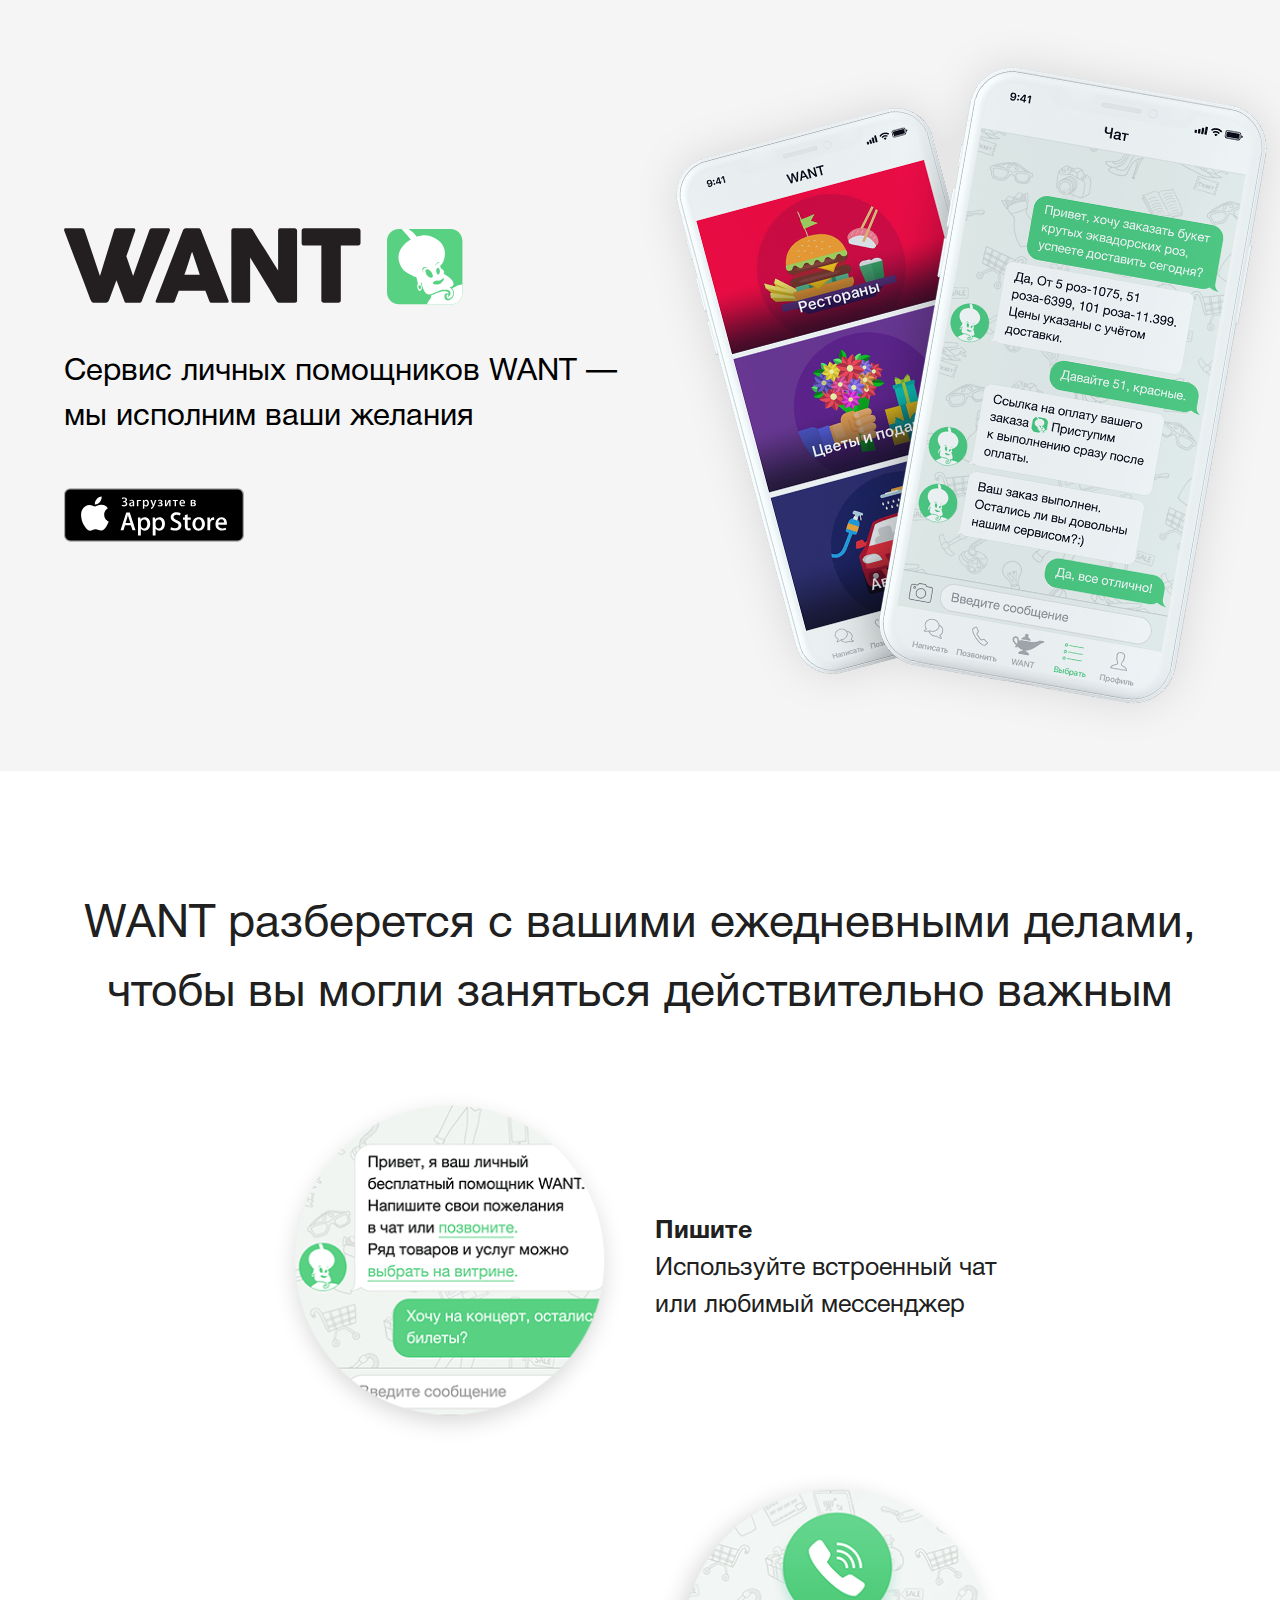
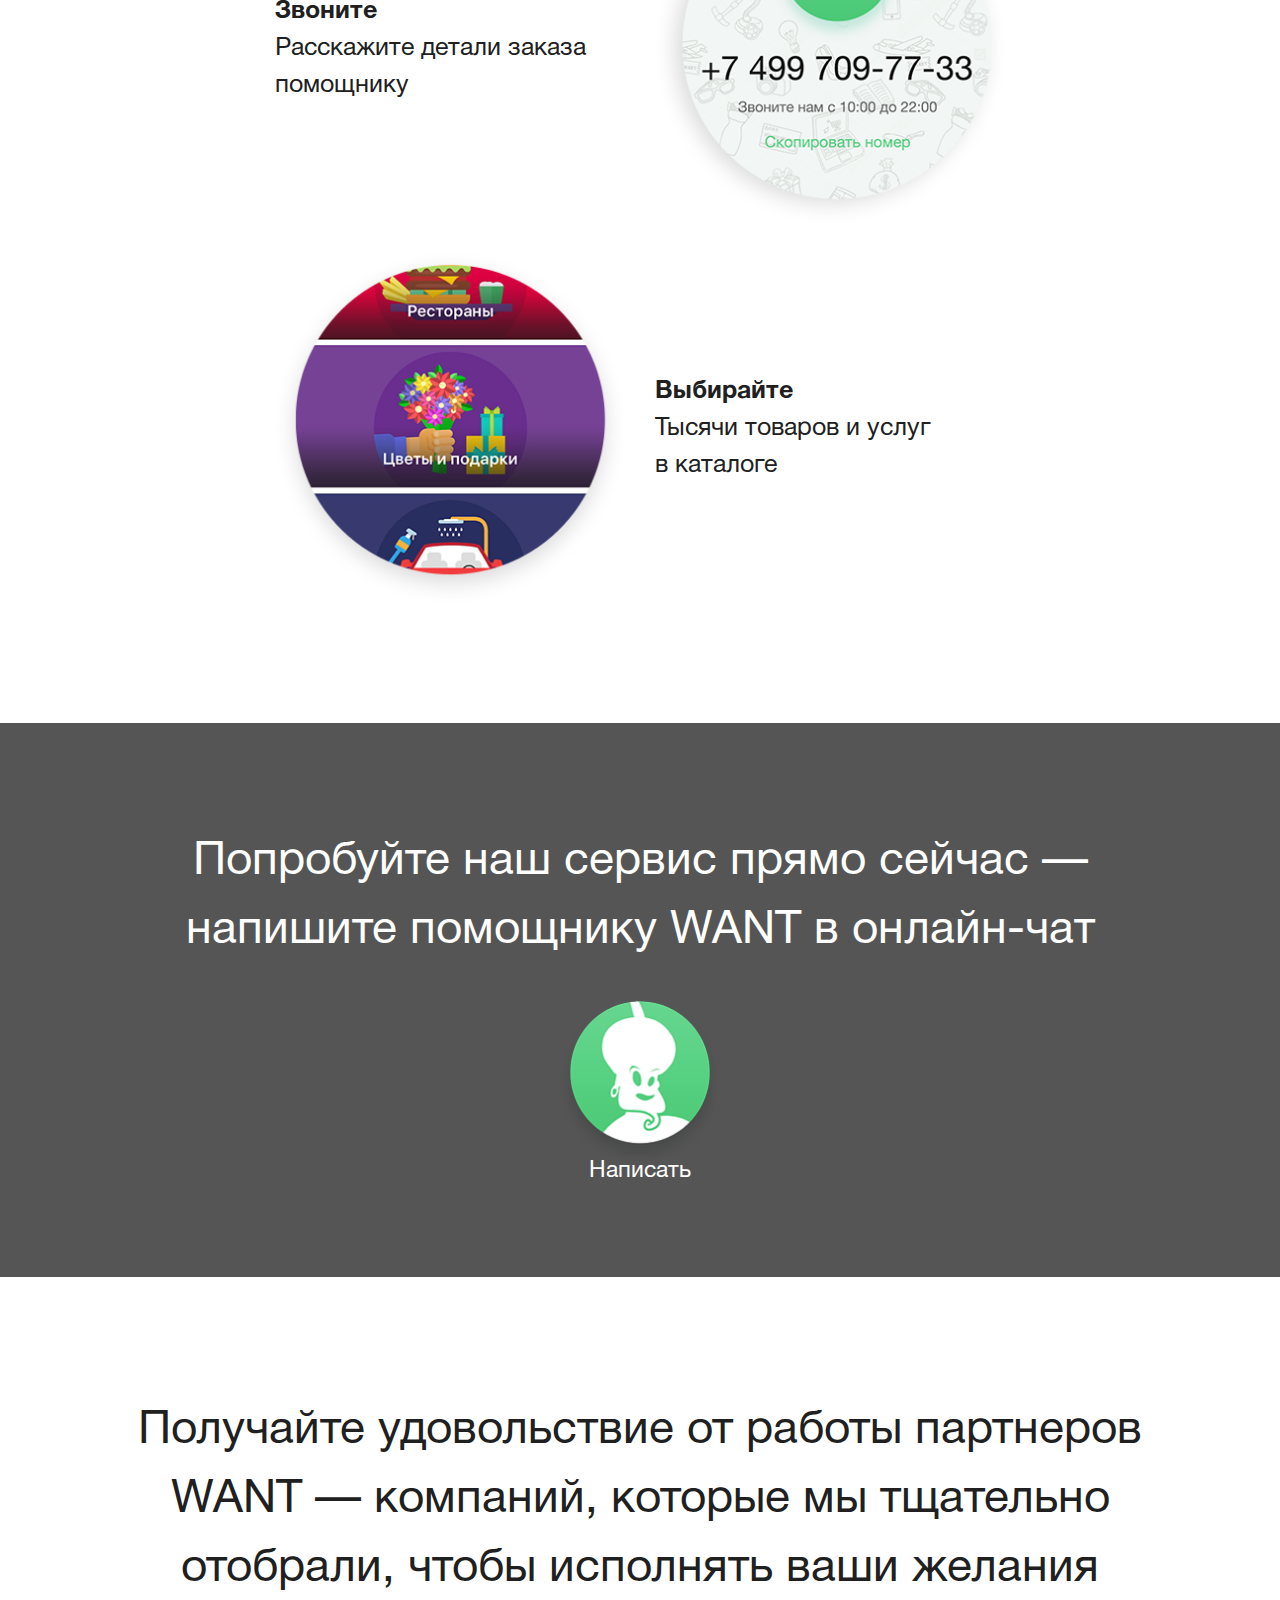
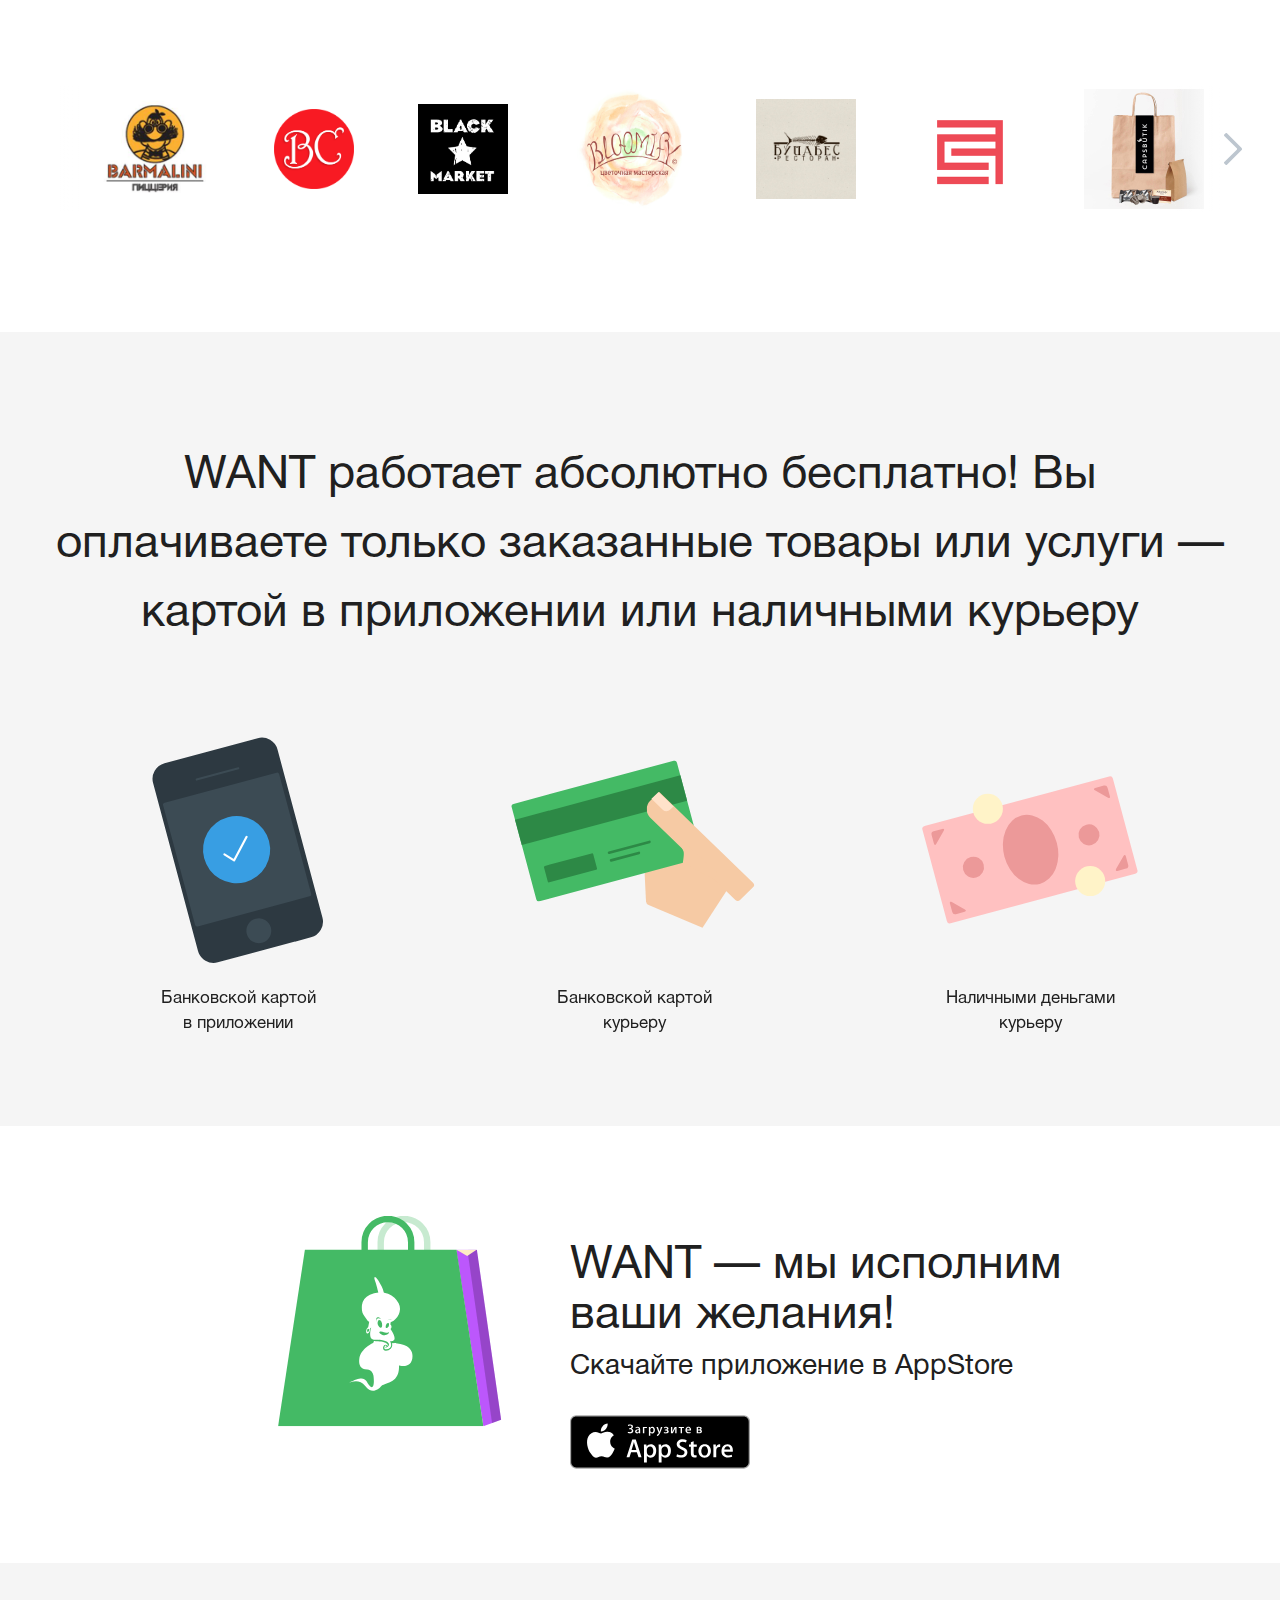
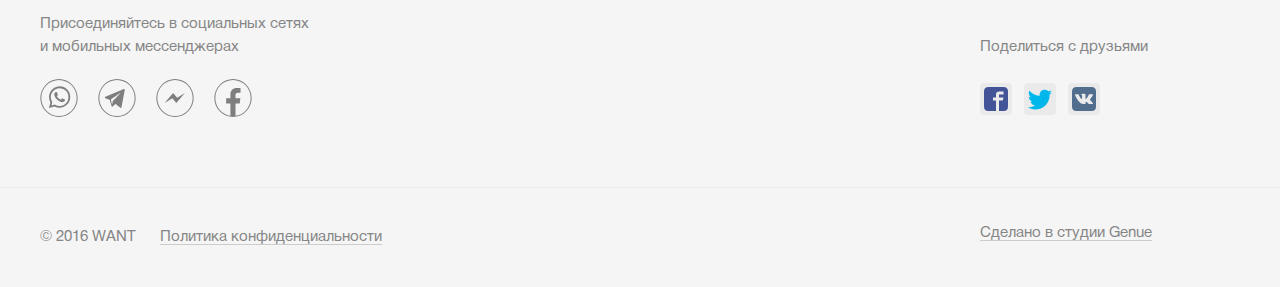
<file: index.html>
<!DOCTYPE html>
<html class="no-js">
  <head>
    <meta charset="utf-8">
    <meta http-equiv="X-UA-Compatible" content="IE=edge,chrome=1">
    <title>WANT - Сервис личных помощников</title>
    <meta name="keywords" content="WANT">
    <meta name="description" content="Сервис личных помощников">
    <meta name="viewport" content="width=device-width, initial-scale=1, user-scalable=no">
    <meta property="og:site_name" content="WANT">
    <meta property="og:url" content="http://want.ru">
    <meta property="og:title" content="WANT">
    <meta property="og:description" content="Сервис личных помощников">
    <meta property="og:image" content="http://want.ru/assets/logo_share.jpg">
    <link rel="apple-touch-icon" sizes="57x57" href="/apple-touch-icon-57x57.png">
    <link rel="apple-touch-icon" sizes="60x60" href="/apple-touch-icon-60x60.png">
    <link rel="apple-touch-icon" sizes="72x72" href="/apple-touch-icon-72x72.png">
    <link rel="apple-touch-icon" sizes="76x76" href="/apple-touch-icon-76x76.png">
    <link rel="apple-touch-icon" sizes="114x114" href="/apple-touch-icon-114x114.png">
    <link rel="apple-touch-icon" sizes="120x120" href="/apple-touch-icon-120x120.png">
    <link rel="apple-touch-icon" sizes="144x144" href="/apple-touch-icon-144x144.png">
    <link rel="apple-touch-icon" sizes="152x152" href="/apple-touch-icon-152x152.png">
    <link rel="apple-touch-icon" sizes="180x180" href="/apple-touch-icon-180x180.png">
    <link rel="icon" type="image/png" href="/favicon-32x32.png" sizes="32x32">
    <link rel="icon" type="image/png" href="/android-chrome-192x192.png" sizes="192x192">
    <link rel="icon" type="image/png" href="/favicon-16x16.png" sizes="16x16">
    <link rel="manifest" href="/manifest.json">
    <link rel="mask-icon" href="/safari-pinned-tab.svg" color="#5bbad5">
    <meta name="msapplication-TileColor" content="#2d89ef">
    <meta name="msapplication-TileImage" content="/mstile-144x144.png">
    <meta name="theme-color" content="#ffffff">
    <link rel="stylesheet" href="css/bundle.min.css"><script>(function (d) {var s = d.createElement("script");s.async = true;s.charset="utf-8";s.src = "https://app.blinger.io/uploads/widgets2/58.js";d.head.appendChild(s);})(window.document);</script>
  </head>
  <body>
    <div class="svgstore">
      <svg xmlns="http://www.w3.org/2000/svg" xmlns:svg="http://www.w3.org/2000/svg" xmlns:sodipodi="http://sodipodi.sourceforge.net/DTD/sodipodi-0.dtd" xmlns:inkscape="http://www.inkscape.org/namespaces/inkscape" xmlns:xlink="http://www.w3.org/1999/xlink"><symbol id="icon-facebook-circle" viewBox="0 0 38 38">
  <sodipodi:namedview pagecolor="#ffffff" bordercolor="#666666" borderopacity="1" objecttolerance="10" gridtolerance="10" guidetolerance="10" inkscape:pageopacity="0" inkscape:pageshadow="2" inkscape:window-width="1450" inkscape:window-height="771" id="namedview15" showgrid="false" inkscape:zoom="6.2105263" inkscape:cx="19" inkscape:cy="19" inkscape:window-x="0" inkscape:window-y="0" inkscape:window-maximized="0" inkscape:current-layer="svg2"/>
  
  <path d="M 19.004874,0 C 14.010784,0.04488384 9.2387222,2.0715299 5.7392496,5.6347656 2.2397771,9.1980013 0.29942755,14.005913 0.34471845,19 0.29942755,23.994087 2.2397771,28.801999 5.7392496,32.365234 9.2387222,35.92847 14.010784,37.955116 19.004874,38 29.400656,37.901048 37.749595,29.395824 37.655265,19 37.749595,8.6041756 29.400656,0.09895205 19.004874,0 Z m 0,1 c 4.727976,0.044863 9.244337,1.9677548 12.554688,5.34375 3.310351,3.3759952 5.143675,7.928305 5.095703,12.65625 0.04797,4.727945 -1.785352,9.280255 -5.095703,12.65625 -2.719834,2.773769 -6.258148,4.547008 -10.054688,5.123047 l 0,-12.339844 4.220703,0 0.619141,-5.070312 -4.839844,0 0,-3.25 c 0,-1.47 0.379922,-2.478516 2.419922,-2.478516 l 2.59961,0 0,-4.5507812 C 25.262151,8.9572625 23.994761,8.8943813 22.725577,8.9003906 c -3.76,0 -6.320312,2.3589844 -6.320312,6.7089844 l 0,3.75 -4.25,0 0,5.070313 4.259765,0 0,12.335937 C 12.650704,36.176917 9.1446206,34.412437 6.4443278,31.660156 3.1318189,28.283873 1.2967531,23.729662 1.3447184,19 1.2967531,14.270338 3.1318189,9.7161269 6.4443278,6.3398438 9.7568367,2.9635606 14.275158,1.0422251 19.004874,1 Z" id="Shape" inkscape:connector-curvature="0"/>
</symbol><symbol id="icon-left-arrow-light" viewBox="0 0 13 24">
  <path d="M 12.03939,-5e-7 12.61172,0.5770635 1.3412162,11.902954 12.802971,23.423409 12.231114,24 0.7688857,12.480018 0.1970288,11.902954 12.03939,-5e-7 Z"/>
</symbol><symbol id="icon-left-arrow" viewBox="0 0 14.000001 24">
  <path d="M 11.539116,23.793279 0.67954909,12.993711 a 1.3949443,1.3949443 0 0 1 0,-1.979921 L 11.539116,0.20672087 a 0.70497183,0.70497183 0 0 1 0.99746,0 l 0.98996,0.99746013 a 0.69747213,0.69747213 0 0 1 0,0.9899602 L 4.1669102,11.50877 a 0.69747213,0.69747213 0 0 0 0,0.98996 l 9.3596258,9.314628 a 0.69747213,0.69747213 0 0 1 0,0.989961 l -0.98996,0.98996 a 0.70497183,0.70497183 0 0 1 -0.99746,0"/>
</symbol><symbol id="icon-messenger-circle" viewBox="0 0 38 38">
  <sodipodi:namedview pagecolor="#ffffff" bordercolor="#666666" borderopacity="1" objecttolerance="10" gridtolerance="10" guidetolerance="10" inkscape:pageopacity="0" inkscape:pageshadow="2" inkscape:window-width="1436" inkscape:window-height="791" id="namedview15" showgrid="false" inkscape:zoom="6.2105263" inkscape:cx="19" inkscape:cy="19" inkscape:window-x="0" inkscape:window-y="0" inkscape:window-maximized="0" inkscape:current-layer="svg2"/>
  
  <path d="M 19.004874,0 C 14.010784,0.04488384 9.2387222,2.0715299 5.7392496,5.6347656 2.2397771,9.1980013 0.29942755,14.005913 0.34471845,19 0.29942755,23.994087 2.2397771,28.801999 5.7392496,32.365234 9.2387222,35.92847 14.010784,37.955116 19.004874,38 29.400656,37.901048 37.749595,29.395824 37.655265,19 37.749595,8.6041756 29.400656,0.09895205 19.004874,0 Z m 0,1 c 4.727976,0.044863 9.244337,1.9677548 12.554688,5.34375 3.310351,3.3759952 5.143675,7.928305 5.095703,12.65625 0.04797,4.727945 -1.785352,9.280255 -5.095703,12.65625 C 28.249211,35.032245 23.73285,36.955137 19.004874,37 14.275158,36.957775 9.7568367,35.036439 6.4443278,31.660156 3.1318189,28.283873 1.2967531,23.729662 1.3447184,19 1.2967531,14.270338 3.1318189,9.7161269 6.4443278,6.3398438 9.7568367,2.9635606 14.275158,1.0422251 19.004874,1 Z m -1.880859,13 -8.519531,10 7.75,-4.679688 L 20.325187,24 28.844718,14 21.194327,18.679688 17.124015,14 Z" id="Shape" inkscape:connector-curvature="0"/>
</symbol><symbol id="icon-right-arrow-light" viewBox="0 0 13 24">
  <path d="M 0.9606098,-5e-7 0.3882798,0.5770635 11.658784,11.902954 0.1970288,23.423409 0.7688858,24 12.231114,12.480018 12.802971,11.902954 0.9606098,-5e-7 Z"/>
</symbol><symbol id="icon-right-arrow" viewBox="0 0 14.000001 24">
  <path d="M 2.4608855,23.793279 13.320452,12.993711 a 1.3949443,1.3949443 0 0 0 0,-1.979921 L 2.4608855,0.20672087 a 0.70497183,0.70497183 0 0 0 -0.9974601,0 L 0.47346498,1.204181 a 0.69747213,0.69747213 0 0 0 0,0.9899602 L 9.8330909,11.50877 a 0.69747213,0.69747213 0 0 1 0,0.98996 l -9.35962592,9.314628 a 0.69747213,0.69747213 0 0 0 0,0.989961 l 0.98996042,0.98996 a 0.70497183,0.70497183 0 0 0 0.9974601,0"/>
</symbol><symbol id="icon-telegram-circle" viewBox="0 0 38 38">
  <sodipodi:namedview pagecolor="#ffffff" bordercolor="#666666" borderopacity="1" objecttolerance="10" gridtolerance="10" guidetolerance="10" inkscape:pageopacity="0" inkscape:pageshadow="2" inkscape:window-width="1347" inkscape:window-height="817" id="namedview15" showgrid="false" inkscape:zoom="6.2105263" inkscape:cx="19" inkscape:cy="19" inkscape:window-x="0" inkscape:window-y="0" inkscape:window-maximized="0" inkscape:current-layer="svg2"/>
  
  <path d="M 19.004874,0 C 14.010784,0.04488384 9.2387222,2.0715299 5.7392496,5.6347656 2.2397771,9.1980013 0.29942755,14.005913 0.34471845,19 0.29942755,23.994087 2.2397771,28.801999 5.7392496,32.365234 9.2387222,35.92847 14.010784,37.955116 19.004874,38 29.400656,37.901048 37.749595,29.395824 37.655265,19 37.749595,8.6041756 29.400656,0.09895205 19.004874,0 Z m 0,1 c 4.727976,0.044863 9.244337,1.9677548 12.554688,5.34375 3.310351,3.3759952 5.143675,7.928305 5.095703,12.65625 0.04797,4.727945 -1.785352,9.280255 -5.095703,12.65625 C 28.249211,35.032245 23.73285,36.955137 19.004874,37 14.275158,36.957775 9.7568367,35.036439 6.4443278,31.660156 3.1318189,28.283873 1.2967531,23.729662 1.3447184,19 1.2967531,14.270338 3.1318189,9.7161269 6.4443278,6.3398438 9.7568367,2.9635606 14.275158,1.0422251 19.004874,1 Z m 7.248047,9 c -0.117812,0.0025 -0.248672,0.03234 -0.388672,0.08984 L 7.4247965,17.869141 c -0.29,0.12 -0.5700781,0.260156 -0.5800781,0.660156 -0.01,0.4 0.2705469,0.549922 0.5605469,0.669922 1.33,0.54 2.6599997,1.091093 3.9999997,1.621093 0.272426,0.08905 0.47455,0.318276 0.529297,0.59961 0.52,1.89 1.059609,3.770391 1.599609,5.65039 0.19,0.660001 0.570313,0.77961 1.070313,0.34961 l 2.269531,-2 c 0.5,-0.44 0.739765,-0.45 1.259765,0 l 4.210938,3.310547 c 0.6,0.48 1.000859,0.319062 1.130859,-0.460938 l 2.859375,-15 0.490235,-2.599609 C 26.840187,10.227422 26.606359,9.9925 26.252921,10 Z m -3.837891,3.929688 0.109376,0.160156 -2.59961,2.679687 -2.630859,2.679688 c -0.7,0.68 -1.36836,1.400078 -2.06836,2.080078 -0.409881,0.383471 -0.658284,0.910385 -0.691406,1.470703 0,0.55 -0.119219,1.090859 -0.199219,1.630859 0,0.12 -0.150468,0.229844 -0.230468,0.339844 -0.08,-0.1 -0.200469,-0.181015 -0.230469,-0.291015 -0.32,-1.190001 -0.639688,-2.370313 -0.929688,-3.570313 -0.147439,-0.432642 0.01762,-0.910344 0.400391,-1.160156 0.2,-0.15 0.419141,-0.269922 0.619141,-0.419922 l 2.841797,-1.869141 5.289062,-3.599609 c 0.102006,-0.05402 0.209532,-0.09844 0.320312,-0.130859 z" id="Shape" inkscape:connector-curvature="0"/>
</symbol><symbol id="icon-vkontakte-circle" viewBox="0 0 38 38">
  
  <sodipodi:namedview pagecolor="#ffffff" bordercolor="#666666" borderopacity="1" objecttolerance="10" gridtolerance="10" guidetolerance="10" inkscape:pageopacity="0" inkscape:pageshadow="2" inkscape:window-width="1446" inkscape:window-height="801" id="namedview7" showgrid="false" inkscape:zoom="6.2105263" inkscape:cx="19" inkscape:cy="19" inkscape:window-x="0" inkscape:window-y="0" inkscape:window-maximized="0" inkscape:current-layer="svg2"/>
  <path d="M 19.004874,0 C 14.010784,0.04488384 9.2387222,2.0715299 5.7392496,5.6347656 2.2397771,9.1980013 0.29942756,14.005913 0.34471845,19 0.29942756,23.994087 2.2397771,28.801999 5.7392496,32.365234 9.2387222,35.92847 14.010784,37.955116 19.004874,38 29.400656,37.901048 37.749595,29.395824 37.655265,19 37.749595,8.6041756 29.400656,0.09895205 19.004874,0 Z m 0,1 c 4.727976,0.044863 9.244337,1.9677548 12.554688,5.34375 3.310351,3.3759952 5.143675,7.928305 5.095703,12.65625 0.04797,4.727945 -1.785352,9.280255 -5.095703,12.65625 C 28.249211,35.032245 23.73285,36.955137 19.004874,37 14.275158,36.957775 9.7568364,35.036439 6.4443278,31.660156 3.1318189,28.283873 1.2967531,23.729662 1.3447184,19 1.2967531,14.270338 3.1318189,9.7161269 6.4443278,6.3398438 9.7568364,2.9635606 14.275158,1.0422251 19.004874,1 Z M 15.66503,13 c -0.163498,-0.0081 -0.322999,0.0492 -0.443359,0.160156 -0.120359,0.110957 -0.1921,0.266069 -0.197265,0.429688 0,0.62 0.899999,0.759765 1,2.509765 l 0,3.800782 c 0,0.83 -0.148985,1 -0.458985,1 -0.85,0 -2.920625,-3.210625 -4.140625,-6.890625 -0.24,-0.71 -0.47914,-1 -1.11914,-1 l -2.5214845,0 c -0.72,0 -0.859375,0.350468 -0.859375,0.730468 0,0.68 0.85,4.068828 3.9999995,8.548828 2.07,3.060001 5.000391,4.720704 7.650391,4.720704 1.59,0 1.789062,-0.37 1.789062,-1 l 0,-2.330078 c 0,-0.74 0.150157,-0.878907 0.660157,-0.878907 0.51,0 0.999999,0.189922 2.5,1.669922 C 25.224405,26.220703 25.523859,27 26.463859,27 l 2.511718,0 c 0.72,0 1.069141,-0.369609 0.869141,-1.099609 -0.53179,-1.110274 -1.244266,-2.124162 -2.109375,-3 -0.58,-0.71 -1.460469,-1.481328 -1.730469,-1.861329 -0.27,-0.379999 -0.27,-0.708437 0,-1.148437 -0.06,-0.01 2.999844,-4.441406 3.339844,-5.941406 C 29.504718,13.399219 29.344952,13 28.584952,13 l -2.529296,0 c -0.48643,-0.03049 -0.934804,0.269062 -1.091797,0.730469 -0.773597,1.892832 -1.81057,3.66653 -3.080079,5.269531 -0.579999,0.6 -0.849921,0.789062 -1.169921,0.789062 -0.16,0 -0.388672,-0.188281 -0.388672,-0.738281 l 0,-5.101562 C 20.325187,13.289219 20.134484,13 19.604484,13 l -3.939454,0 z" id="Shape" inkscape:connector-curvature="0"/>
</symbol><symbol id="icon-whatsapp-circle" viewBox="0 0 38 38">
  <sodipodi:namedview pagecolor="#ffffff" bordercolor="#666666" borderopacity="1" objecttolerance="10" gridtolerance="10" guidetolerance="10" inkscape:pageopacity="0" inkscape:pageshadow="2" inkscape:window-width="1445" inkscape:window-height="705" id="namedview13" showgrid="false" inkscape:zoom="6.2105263" inkscape:cx="19" inkscape:cy="19" inkscape:window-x="0" inkscape:window-y="0" inkscape:window-maximized="0" inkscape:current-layer="svg2"/>
  
  <path d="m 19.634992,7.33 c -3.812304,0.026729 -7.323575,2.0761545 -9.221701,5.382436 -1.8981269,3.30628 -1.8974791,7.371888 0.0017,10.677564 l -1.5100001,5.55 5.6400001,-1.49 c 1.55726,0.853147 3.304353,1.300238 5.08,1.3 l 0,0 c 4.316047,-0.03222 8.191816,-2.649729 9.833878,-6.641337 1.642061,-3.991608 0.730106,-8.578686 -2.313878,-11.638663 -1.981217,-2.011045 -4.686967,-3.142344 -7.51,-3.14 z m 0,19.61 0,0 c -1.58434,-2.32e-4 -3.139163,-0.428672 -4.5,-1.24 l -0.32,-0.19 -3.35,0.88 0.88,-3.28 -0.21,-0.34 C 10.424726,20.031876 10.32937,16.58282 11.885737,13.754383 13.442104,10.925946 16.406694,9.1606464 19.634992,9.14 c 2.349232,-0.00429 4.601511,0.936263 6.25,2.61 2.527491,2.543599 3.2839,6.354485 1.919478,9.670575 -1.364422,3.316091 -4.58377,5.491132 -8.169478,5.519425 l 0,0 z M 19.004992,0 C 14.010901,0.04488384 9.2392088,2.071929 5.7397363,5.6351647 2.2402637,9.1984004 0.299701,14.005913 0.34499189,19 0.299701,23.994087 2.2402637,28.8016 5.7397363,32.364835 9.2392088,35.928071 14.010901,37.955116 19.004992,38 c 10.395781,-0.09895 18.74433,-8.604176 18.65,-19 0.09433,-10.3958244 -8.254219,-18.90104796 -18.65,-19 z m 0,37 C 14.275275,36.957775 9.7563791,35.036928 6.4438702,31.660645 3.1313613,28.284362 1.2970266,23.729662 1.3449919,19 1.2970266,14.270338 3.1313613,9.7156381 6.4438702,6.339355 9.7563791,2.9630719 14.275275,1.0422251 19.004992,1 23.732968,1.0448628 28.249297,2.96687 31.559648,6.3428652 34.869999,9.7188604 36.702964,14.272055 36.654992,19 36.702964,23.727945 34.869999,28.28114 31.559648,31.657135 28.249297,35.03313 23.732968,36.955137 19.004992,37 Z m 5.48,-16.7 c -0.27,-0.13 -1.57,-0.78 -1.82,-0.87 -0.25,-0.09 -0.42,-0.13 -0.6,0.13 -0.18,0.26 -0.69,0.87 -0.84,1 -0.15,0.13 -0.31,0.2 -0.58,0.07 -0.78568,-0.314661 -1.510011,-0.764829 -2.14,-1.33 -0.581767,-0.540399 -1.080486,-1.163799 -1.48,-1.85 -0.15,-0.27 0,-0.41 0.12,-0.55 0.12,-0.14 0.27,-0.31 0.4,-0.47 0.111152,-0.136249 0.202087,-0.287807 0.27,-0.45 0.08004,-0.146444 0.08004,-0.323556 0,-0.47 -0.07,-0.13 -0.6,-1.45 -0.82,-2 -0.22,-0.55 -0.43,-0.45 -0.6,-0.46 l -0.51,0 c -0.271682,0.0089 -0.528022,0.128073 -0.71,0.33 -0.608863,0.580123 -0.94627,1.389172 -0.93,2.23 0.0801,1.028012 0.462858,2.009275 1.1,2.82 1.142383,1.703134 2.706536,3.081242 4.54,4 0.476575,0.2149 0.963885,0.405151 1.46,0.57 0.540432,0.16661 1.112383,0.204284 1.67,0.11 0.747557,-0.155436 1.396349,-0.615752 1.79,-1.27 0.175167,-0.398914 0.23075,-0.840104 0.16,-1.27 -0.04,-0.09 -0.22,-0.16 -0.48,-0.29 l 0,0.02 z" id="Shape" inkscape:connector-curvature="0"/>
</symbol></svg>
    </div>
    <header class="header">
      <div class="header__container container container--wide">
        <div class="header__table">
          <div class="header__table-cell">
            <div class="header__content">
              <div class="header__logo"><span class="logo">
                  <svg class="logo__img" xmlns="http://www.w3.org/2000/svg" xmlns:xlink="http://www.w3.org/1999/xlink" version="1.1" viewBox="0 0 170 34">
                    <g class="logo__group">
                      <path class="logo__name" fill="#231f20" d="M 51.699219 0.98046875 C 51.438714 0.99031705 51.191147 1.0922668 51 1.2695312 C 50.817898 1.4149206 50.671233 1.6005129 50.570312 1.8105469 L 39 31.779297 C 38.96049 31.867826 38.936487 31.963837 38.929688 32.060547 C 38.920208 32.243388 39.017767 32.41455 39.179688 32.5 C 39.360634 32.5977 39.563978 32.646625 39.769531 32.640625 L 46.050781 32.640625 C 46.552746 32.65992 47.002738 32.33265 47.140625 31.849609 C 47.410625 31.129609 47.680937 30.399453 47.960938 29.689453 C 48.240937 28.979453 48.509297 28.249297 48.779297 27.529297 L 60.089844 27.529297 L 60.900391 29.689453 C 61.167058 30.402786 61.443802 31.122942 61.730469 31.849609 C 61.800723 32.093057 61.948032 32.308447 62.150391 32.460938 C 62.380231 32.595078 62.644569 32.657425 62.910156 32.640625 L 69.060547 32.640625 C 69.690547 32.640625 70 32.43 70 32 C 69.98603 31.88504 69.952581 31.773302 69.900391 31.669922 L 58.160156 1.5996094 C 58.082036 1.4285439 57.957886 1.2830518 57.800781 1.1796875 C 57.61504 1.0448653 57.389614 0.97539675 57.160156 0.98046875 L 51.699219 0.98046875 z M 72.050781 0.98046875 C 71.787026 0.96260301 71.528283 1.0649281 71.349609 1.2597656 C 71.196049 1.44494 71.113941 1.6794188 71.119141 1.9199219 L 71.130859 31.710938 C 71.125229 31.946771 71.201903 32.17544 71.349609 32.359375 C 71.533247 32.552145 71.795222 32.652899 72.060547 32.630859 L 78.109375 32.630859 C 78.378342 32.695835 78.661666 32.619204 78.863281 32.429688 C 79.064892 32.24017 79.157605 31.961922 79.109375 31.689453 L 79.109375 13.390625 L 84.740234 22.660156 C 86.606901 25.726823 88.476276 28.816354 90.349609 31.929688 C 90.482026 32.114429 90.633966 32.285063 90.800781 32.439453 C 90.933799 32.563133 91.107439 32.632559 91.289062 32.630859 L 98.089844 32.630859 C 98.339114 32.645576 98.585193 32.573873 98.789062 32.429688 C 98.971652 32.273466 99.070041 32.040307 99.050781 31.800781 L 99.050781 1.9394531 C 99.065137 1.6750224 98.953175 1.4198521 98.75 1.25 C 98.537823 1.079874 98.271817 0.991205 98 1 L 91.900391 1 C 91.697652 0.99844924 91.499781 1.0648514 91.339844 1.1894531 C 91.158951 1.3428102 91.0386 1.5550738 91 1.7890625 L 91 18.859375 C 89.173333 15.952708 87.363646 13.083333 85.570312 10.25 C 83.776979 7.4166667 81.994036 4.5472917 80.220703 1.640625 C 80.089225 1.422085 79.897749 1.2454935 79.669922 1.1308594 C 79.476952 1.0354571 79.26602 0.98382675 79.050781 0.98046875 L 72.050781 0.98046875 z M 0.7890625 1 C 0.26239583 1 0.020546875 1.1934114 0.060546875 1.5800781 C 0.050842915 1.6363293 0.050842915 1.6937488 0.060546875 1.75 C 0.071569105 1.8128538 0.071569105 1.8765993 0.060546875 1.9394531 C 1.8938802 6.7661198 3.7190625 11.554114 5.5390625 16.300781 C 7.3590625 21.047448 9.1830989 25.833489 11.009766 30.660156 C 11.109766 30.920156 11.219609 31.169688 11.349609 31.429688 C 11.482942 31.689687 11.619766 31.939688 11.759766 32.179688 C 11.943888 32.494993 12.297439 32.672749 12.660156 32.630859 L 17.869141 32.630859 C 18.075421 32.635513 18.277221 32.566944 18.439453 32.439453 C 18.611356 32.304563 18.761398 32.1439 18.880859 31.960938 C 19.009813 31.76493 19.120368 31.55628 19.210938 31.339844 C 19.300937 31.119844 19.379219 30.910937 19.449219 30.710938 C 19.915886 29.437604 20.386042 28.170156 20.859375 26.910156 C 21.332708 25.650156 21.809062 24.379609 22.289062 23.099609 L 25.669922 31.990234 C 25.735274 32.181993 25.856936 32.34985 26.019531 32.470703 C 26.231387 32.603863 26.480764 32.666531 26.730469 32.650391 L 31.980469 32.650391 C 32.249726 32.654612 32.508056 32.549043 32.699219 32.359375 C 32.861575 32.215175 32.992008 32.038331 33.080078 31.839844 C 34.060078 29.353177 35.039531 26.862474 36.019531 24.369141 C 36.999531 21.875808 37.999531 19.387058 39.019531 16.900391 C 39.986198 14.413724 40.986198 11.92612 42.019531 9.4394531 C 43.052864 6.9527864 44.052864 4.4609375 45.019531 1.9609375 C 45.024931 1.9010595 45.024931 1.8391749 45.019531 1.7792969 L 45.019531 1.6601562 C 45.027815 1.4783309 44.955253 1.3018362 44.820312 1.1796875 C 44.620247 1.0369345 44.375164 0.9731694 44.130859 1 L 37.419922 1 C 36.896901 0.97675512 36.423799 1.3102548 36.269531 1.8105469 L 29.369141 21.199219 L 26.509766 12.820312 C 27.176433 11.000312 27.810156 9.190625 28.410156 7.390625 C 29.010156 5.590625 29.64388 3.7809375 30.310547 1.9609375 C 30.315947 1.9010595 30.315947 1.8391749 30.310547 1.7792969 L 30.310547 1.6601562 C 30.318831 1.4783309 30.244315 1.3018362 30.109375 1.1796875 C 29.909309 1.0369345 29.664227 0.9731694 29.419922 1 L 22.490234 1 C 21.944184 0.91497472 21.421108 1.2549379 21.279297 1.7890625 L 15.279297 21.199219 L 8.7597656 1.8105469 C 8.6246597 1.3142297 8.1642655 0.9772634 7.6503906 1 L 0.7890625 1 z M 102 1 C 101.74117 0.98493487 101.48567 1.0712191 101.28906 1.2402344 C 101.09496 1.411671 100.9893 1.6611516 101 1.9199219 L 101 7.2207031 C 100.97908 7.5193857 101.08332 7.811764 101.28906 8.0292969 C 101.4794 8.2128259 101.73562 8.3147469 102 8.3105469 L 109.36914 8.3105469 L 109.36914 31.619141 C 109.36385 31.894701 109.48137 32.159118 109.68945 32.339844 C 109.87075 32.51982 110.11375 32.624559 110.36914 32.630859 L 116.64062 32.630859 C 116.91457 32.638663 117.17678 32.524687 117.35938 32.320312 C 117.53806 32.134934 117.63962 31.888329 117.64062 31.630859 L 117.64062 8.3203125 L 124.99023 8.3203125 C 125.28603 8.337427 125.57072 8.2066042 125.75 7.9707031 C 125.92 7.7610564 126.01453 7.5003462 126.01953 7.2304688 L 126.01953 1.9296875 C 126.00536 1.6600182 125.88289 1.4083239 125.67969 1.2304688 C 125.48588 1.0785118 125.24626 0.996891 125 1 L 102 1 z M 54.449219 10.929688 L 57.710938 20.679688 L 51.169922 20.679688 C 51.436589 19.946355 51.710234 19.166511 51.990234 18.339844 C 52.270234 17.513177 52.546979 16.673645 52.820312 15.820312 L 53.640625 13.279297 C 53.880625 12.425964 54.149219 11.643021 54.449219 10.929688 z "></path>
                      <path fill="#58d183" d="m 164.33,33.3 -22.05,0 c -2.76142,0 -5,-2.238576 -5,-5 l 0,-22.04 c 0,-2.7614237 2.23858,-5 5,-5 l 22.05,0 c 2.76142,0 5,2.2385763 5,5 l 0,22.06 c 0,2.761424 -2.23858,5 -5,5"></path>
                      <path fill="#ffffff" d="M 143.47266 1.2597656 C 143.67501 1.4616671 143.86904 1.6603259 144.03906 1.859375 L 145.64062 3.6894531 C 145.76065 3.8194531 147.32065 5.6894531 147.39062 5.6894531 C 146.02448 6.4382038 144.82496 7.45925 143.86914 8.6894531 C 142.21002 10.647561 141.71626 13.339548 142.57031 15.759766 C 142.96218 16.923626 143.60836 17.985261 144.46094 18.869141 C 144.97765 19.357543 145.55843 19.771995 146.18945 20.099609 L 146.19922 20.050781 L 146.35938 20.140625 C 146.89936 20.447292 147.44667 20.739531 148 21.019531 C 148.29 21.159531 149.08992 21.729063 149.41992 21.539062 C 149.50282 21.551243 149.58702 21.551243 149.66992 21.539062 C 149.96992 22.539062 150.26969 23.760156 150.42969 24.410156 C 150.15559 24.888419 150.06667 25.450724 150.17969 25.990234 C 150.32969 26.940234 150.86086 27.640547 151.38086 27.560547 C 151.90086 27.480547 152.20078 26.649219 152.05078 25.699219 C 151.99458 25.290223 151.8425 24.901253 151.60938 24.560547 C 151.71935 24.319249 151.80614 24.068144 151.86914 23.810547 C 153.25914 30.380547 155.34922 29.280078 156.94922 28.580078 C 160.04922 27.220078 160.70906 27.079844 162.03906 27.089844 C 165.53906 27.089844 164.09914 29.779844 163.36914 30.089844 C 163.20914 30.169844 163.08078 30.089686 163.05078 29.929688 C 163.01398 29.805927 163.07228 29.673381 163.18945 29.619141 C 163.33017 29.580401 163.47842 29.580401 163.61914 29.619141 C 163.28914 29.179141 163.01031 29.070156 162.82031 29.160156 C 162.59661 29.334704 162.49831 29.625929 162.57031 29.900391 C 162.69031 30.980391 163.28062 31.110312 163.89062 30.820312 C 164.55372 30.465432 165.06961 29.887474 165.34961 29.189453 C 165.95961 27.399453 163.84961 26.189453 163.84961 26.189453 C 164.02671 26.125353 164.19981 26.053173 164.36914 25.970703 C 168.28914 24.090703 161.36914 20.289062 161.36914 20.289062 C 161.55364 19.869653 161.54129 19.391083 161.33398 18.982422 C 161.12674 18.57376 160.74817 18.278658 160.30078 18.179688 L 159.84961 16.990234 C 159.92561 16.924944 159.98926 16.846686 160.03906 16.759766 C 160.10906 16.639766 160.32992 16.510625 160.41992 16.390625 C 160.57068 16.200629 160.70785 15.998559 160.83008 15.789062 C 161.08022 15.352531 161.28105 14.890823 161.42969 14.410156 C 161.77985 13.449997 161.94326 12.431636 161.91016 11.410156 C 161.83166 9.3389043 160.83824 7.4094307 159.19922 6.140625 C 158.25952 5.4379791 157.21775 4.8841407 156.10938 4.5 C 154.82844 4.04416 153.46033 3.88589 152.10938 4.0390625 C 151.42935 4.1190625 150.74937 4.3207031 150.10938 4.4707031 C 150.04268 4.4405631 149.97299 4.4198062 149.90039 4.4101562 L 149.83984 4.4101562 C 148.89941 3.127147 147.70225 2.1596043 146.44141 1.2597656 L 143.47266 1.2597656 z M 159.32031 15.333984 C 159.49346 15.330684 159.65406 15.408364 159.78906 15.599609 C 159.78906 15.599609 159.27047 14.950469 157.48047 17.230469 C 157.7453 16.74305 158.06318 16.285538 158.42969 15.869141 C 158.71094 15.569141 159.03174 15.339551 159.32031 15.333984 z M 157.33594 16.128906 C 157.35904 16.144156 157.36491 16.174246 157.34961 16.197266 C 157.33441 16.220326 157.30425 16.226187 157.28125 16.210938 C 157.25815 16.195687 157.25228 16.165598 157.26758 16.142578 C 157.28288 16.119518 157.31294 16.113656 157.33594 16.128906 z M 153.72461 17.419922 C 154.10428 17.436462 154.57641 17.511402 155.16016 17.660156 C 155.16016 17.660156 151.50922 17.149297 152.94922 20.029297 C 152.94922 20.029297 151.06693 17.304121 153.72461 17.419922 z M 158.9375 17.794922 C 159.12945 17.791722 159.33125 17.922266 159.5 18.259766 C 159.85727 18.878568 159.85727 19.640964 159.5 20.259766 C 159.11 20.939766 158.65 20.520549 158.5 20.310547 C 158.24376 19.783094 158.15646 19.188267 158.25 18.609375 L 158.26953 18.589844 C 158.32583 18.177344 158.61758 17.800195 158.9375 17.794922 z M 154.44922 18.40625 C 154.77184 18.42178 155.12815 18.570547 155.39062 18.810547 C 156.06132 19.380821 156.53619 20.146014 156.75 21 L 156.75977 20.970703 C 156.81977 21.330703 156.69937 22.249609 155.60938 21.849609 C 154.6145 21.512021 153.88008 20.664012 153.68945 19.630859 C 153.46445 18.724609 153.91152 18.380371 154.44922 18.40625 z M 161.21094 22.087891 C 161.24004 22.087891 161.2652 22.105389 161.2793 22.130859 C 161.7093 22.830859 160.7393 23.790935 160.2793 24.210938 C 159.81737 24.636056 159.20749 24.861263 158.58008 24.839844 C 158.05786 24.895134 157.53098 24.812134 157.05078 24.599609 C 156.55078 24.309609 156.85023 23.879609 157.24023 23.599609 C 157.76087 23.316492 158.34719 23.17796 158.93945 23.199219 L 158.94922 23.259766 C 159.81019 23.224686 160.61313 22.812207 161.14062 22.130859 C 161.15473 22.105389 161.18184 22.087891 161.21094 22.087891 z M 169.33008 24.744141 C 168.51584 24.915754 167.63356 25.175371 166.67969 25.539062 L 166.76953 25.580078 C 166.12294 25.861404 165.50144 26.195885 164.91016 26.580078 C 165.68519 27.316744 165.96949 28.431773 165.64062 29.449219 C 165.31691 30.307865 164.69138 31.018967 163.88086 31.449219 C 163.44725 31.683928 162.92384 31.683928 162.49023 31.449219 C 162.01096 31.134403 161.71954 30.602646 161.71094 30.029297 C 161.59807 29.502135 161.83573 28.962155 162.30078 28.689453 C 162.66263 28.526891 163.08644 28.593513 163.38086 28.859375 C 163.42316 28.695397 163.42316 28.523353 163.38086 28.359375 C 163.25086 27.809375 162.19023 27.740234 161.74023 27.740234 C 160.59023 27.740234 160.03063 27.799684 156.89062 29.179688 L 156.76953 29.230469 C 156.53953 29.330469 156.27977 29.439064 156.00977 29.539062 L 156.07031 30.400391 C 156.07031 30.400391 155.11956 31.568337 154.22656 33.300781 L 164.33008 33.300781 L 164.33008 33.320312 C 167.0915 33.320312 169.33008 31.081737 169.33008 28.320312 L 169.33008 24.744141 z M 151.36914 25.099609 C 151.54401 25.303097 151.65559 25.554157 151.68945 25.820312 L 151.68945 25.849609 C 151.76945 26.379609 151.60035 26.849609 151.32031 26.849609 C 151.04031 26.849609 150.73039 26.500469 150.65039 25.980469 C 150.59579 25.70345 150.6305 25.415946 150.75 25.160156 C 150.8463 25.284975 151.01432 25.329385 151.16016 25.269531 C 151.21616 25.241821 151.26729 25.205221 151.31055 25.160156 L 151.36914 25.099609 z "></path>
                    </g>
                  </svg><span class="logo__text">WANT</span></span>
              </div>
              <h1 class="header__title">Сервис личных помощников WANT&nbsp;&mdash; мы&nbsp;исполним ваши желания</h1>
              <div class="header__app-stores app-stores"><a class="app-store app-store--apple" href="https://itunes.apple.com/ru/app/want/id1139464551?l=en&amp;mt=8" title="Скачать в App Store"><img class="app-store__img" src="assets/apple-store.svg" width="135" height="40" alt="Скачать в App Store"></a></div>
            </div>
          </div>
          <div class="header__table-cell">
            <div class="header__iphones"></div>
          </div>
        </div>
      </div>
    </header>
    <main class="content">
      <section class="flow-section">
        <div class="flow-section__container container container--wide">
          <h2 class="flow-section__title section-title">WANT разберется с&nbsp;вашими ежедневными делами, чтобы вы&nbsp;могли заняться действительно важным</h2>
          <div class="flow-section__content">
            <div class="flow-section__list">
              <div class="flow-section__item">
                <div class="flow-section__item-cell">
                  <div class="flow-section__item-image flow-section__item-image--chat">
                    <div class="flow-section__item-image-bg"></div>
                  </div>
                </div>
                <div class="flow-section__item-cell">
                  <div class="flow-section__item-content">
                    <h5 class="flow-section__item-title">Пишите</h5>
                    <p class="flow-section__item-text">Используйте встроенный чат или любимый мессенджер</p>
                  </div>
                </div>
              </div>
              <div class="flow-section__item flow-section__item--reverse">
                <div class="flow-section__item-cell">
                  <div class="flow-section__item-image flow-section__item-image--call">
                    <div class="flow-section__item-image-bg"></div>
                  </div>
                </div>
                <div class="flow-section__item-cell">
                  <div class="flow-section__item-content">
                    <h5 class="flow-section__item-title">Звоните</h5>
                    <p class="flow-section__item-text">Расскажите детали заказа помощнику</p>
                  </div>
                </div>
              </div>
              <div class="flow-section__item">
                <div class="flow-section__item-cell">
                  <div class="flow-section__item-image flow-section__item-image--catalog">
                    <div class="flow-section__item-image-bg"></div>
                  </div>
                </div>
                <div class="flow-section__item-cell">
                  <div class="flow-section__item-content">
                    <h5 class="flow-section__item-title">Выбирайте</h5>
                    <p class="flow-section__item-text">Тысячи товаров и&nbsp;услуг в&nbsp;каталоге</p>
                  </div>
                </div>
              </div>
            </div>
          </div>
        </div>
      </section>
      <section class="try-section">
        <div class="try-section__container container">
          <h2 class="try-section__title section-title">Попробуйте наш сервис прямо сейчас&nbsp;&mdash; напишите помощнику WANT в&nbsp;онлайн-чат</h2>
          <div class="try-section__content">
            <button class="try-section__gin-button gin-button" data-blinger-opener=""><span class="gin-button__icon"></span><span class="gin-button__text">Написать</span></button>
          </div>
        </div>
      </section>
      <section class="partners-section">
        <div class="partners-section__container container container--wide">
          <h2 class="partners-section__title section-title">Получайте удовольствие от&nbsp;работы партнеров WANT&nbsp;&mdash; компаний, которые мы&nbsp;тщательно отобрали, чтобы исполнять ваши желания</h2>
          <div class="partners-section__content">
            <div class="partners-slider swiper-container" data-partners-slider="">
              <div class="partners-slider__viewport swiper-wrapper">
                <div class="partners-slider__slide swiper-slide">
                  <div class="partner-logo">
                    <div class="partner-logo__image"><img src="assets/partners/logos/barmalini.jpg" width="110" height="110" alt="Pizzeria Barmalini"></div>
                    <div class="partner-logo__name">Pizzeria Barmalini</div>
                  </div>
                </div>
                <div class="partners-slider__slide swiper-slide">
                  <div class="partner-logo">
                    <div class="partner-logo__image"><img src="assets/partners/logos/bc.png" width="80" height="80" alt="BC"></div>
                    <div class="partner-logo__name">BC</div>
                  </div>
                </div>
                <div class="partners-slider__slide swiper-slide">
                  <div class="partner-logo">
                    <div class="partner-logo__image"><img src="assets/partners/logos/black_market.jpg" width="90" height="90" alt="Black Market"></div>
                    <div class="partner-logo__name">Black Market</div>
                  </div>
                </div>
                <div class="partners-slider__slide swiper-slide">
                  <div class="partner-logo">
                    <div class="partner-logo__image"><img src="assets/partners/logos/bloom.png" width="120" height="120" alt="Bloomfy"></div>
                    <div class="partner-logo__name">Bloomfy</div>
                  </div>
                </div>
                <div class="partners-slider__slide swiper-slide">
                  <div class="partner-logo">
                    <div class="partner-logo__image"><img src="assets/partners/logos/buyabes.jpg" width="100" height="100" alt="Буйабес"></div>
                    <div class="partner-logo__name">Буйабес</div>
                  </div>
                </div>
                <div class="partners-slider__slide swiper-slide">
                  <div class="partner-logo">
                    <div class="partner-logo__image"><img src="assets/partners/logos/cake_fabriq.png" width="100" height="100" alt="Cake Fabriq"></div>
                    <div class="partner-logo__name">Cake Fabriq</div>
                  </div>
                </div>
                <div class="partners-slider__slide swiper-slide">
                  <div class="partner-logo">
                    <div class="partner-logo__image"><img src="assets/partners/logos/capsbutik.jpg" width="120" height="120" alt="Capsbutik"></div>
                    <div class="partner-logo__name">Capsbutik</div>
                  </div>
                </div>
                <div class="partners-slider__slide swiper-slide">
                  <div class="partner-logo">
                    <div class="partner-logo__image"><img src="assets/partners/logos/chestnaya_ferma.jpg" width="120" height="120" alt="Честная ферма"></div>
                    <div class="partner-logo__name">Честная ферма</div>
                  </div>
                </div>
                <div class="partners-slider__slide swiper-slide">
                  <div class="partner-logo">
                    <div class="partner-logo__image"><img src="assets/partners/logos/chocolate_moscow.jpg" width="120" height="120" alt="Шоколад"></div>
                    <div class="partner-logo__name">Шоколад</div>
                  </div>
                </div>
                <div class="partners-slider__slide swiper-slide">
                  <div class="partner-logo">
                    <div class="partner-logo__image"><img src="assets/partners/logos/citycycle.jpg" width="90" height="90" alt="CityCycle"></div>
                    <div class="partner-logo__name">CityCycle</div>
                  </div>
                </div>
                <div class="partners-slider__slide swiper-slide">
                  <div class="partner-logo">
                    <div class="partner-logo__image"><img src="assets/partners/logos/coffeemania.jpg" width="100" height="100" alt="Кофемания"></div>
                    <div class="partner-logo__name">Кофемания</div>
                  </div>
                </div>
                <div class="partners-slider__slide swiper-slide">
                  <div class="partner-logo">
                    <div class="partner-logo__image"><img src="assets/partners/logos/dostavista.png" width="80" height="80" alt="Dostavista"></div>
                    <div class="partner-logo__name">Dostavista</div>
                  </div>
                </div>
                <div class="partners-slider__slide swiper-slide">
                  <div class="partner-logo">
                    <div class="partner-logo__image"><img src="assets/partners/logos/dry_harder.png" width="160" height="126" alt="Dry Harder"></div>
                    <div class="partner-logo__name">Dry Harder</div>
                  </div>
                </div>
                <div class="partners-slider__slide swiper-slide">
                  <div class="partner-logo">
                    <div class="partner-logo__image"><img src="assets/partners/logos/el_gaucho.jpg" width="90" height="90" alt="El Gaucho"></div>
                    <div class="partner-logo__name">El Gaucho</div>
                  </div>
                </div>
                <div class="partners-slider__slide swiper-slide">
                  <div class="partner-logo">
                    <div class="partner-logo__image"><img src="assets/partners/logos/fast_and_shine.jpg" width="120" height="120" alt="Fast and Shine"></div>
                    <div class="partner-logo__name">Fast and Shine</div>
                  </div>
                </div>
                <div class="partners-slider__slide swiper-slide">
                  <div class="partner-logo">
                    <div class="partner-logo__image"><img src="assets/partners/logos/feed_the_beast.png" width="100" height="75" alt="Покорми зверя"></div>
                    <div class="partner-logo__name">Покорми зверя</div>
                  </div>
                </div>
                <div class="partners-slider__slide swiper-slide">
                  <div class="partner-logo">
                    <div class="partner-logo__image"><img src="assets/partners/logos/fixiteasy.jpg" width="120" height="120" alt="FiXiTEasy"></div>
                    <div class="partner-logo__name">FiXiTEasy</div>
                  </div>
                </div>
                <div class="partners-slider__slide swiper-slide">
                  <div class="partner-logo">
                    <div class="partner-logo__image"><img src="assets/partners/logos/germen.jpg" width="120" height="120" alt="Germen"></div>
                    <div class="partner-logo__name">Germen</div>
                  </div>
                </div>
                <div class="partners-slider__slide swiper-slide">
                  <div class="partner-logo">
                    <div class="partner-logo__image"><img src="assets/partners/logos/home_and_flowers.jpg" width="120" height="120" alt="Home and Flowers"></div>
                    <div class="partner-logo__name">Home and Flowers</div>
                  </div>
                </div>
                <div class="partners-slider__slide swiper-slide">
                  <div class="partner-logo">
                    <div class="partner-logo__image"><img src="assets/partners/logos/i_favorite.jpg" width="100" height="100" alt="Я Любимый супермаркет"></div>
                    <div class="partner-logo__name">&quot;Я Любимый&quot; супермаркет</div>
                  </div>
                </div>
                <div class="partners-slider__slide swiper-slide">
                  <div class="partner-logo">
                    <div class="partner-logo__image"><img src="assets/partners/logos/konik.jpg" width="120" height="120" alt="Коник"></div>
                    <div class="partner-logo__name">Коник</div>
                  </div>
                </div>
                <div class="partners-slider__slide swiper-slide">
                  <div class="partner-logo">
                    <div class="partner-logo__image"><img src="assets/partners/logos/le_bon_gout.jpg" width="100" height="100" alt="Ле Бон Гу"></div>
                    <div class="partner-logo__name">Ле Бон Гу</div>
                  </div>
                </div>
                <div class="partners-slider__slide swiper-slide">
                  <div class="partner-logo">
                    <div class="partner-logo__image"><img src="assets/partners/logos/livanets.jpg" width="120" height="120" alt="Mr. Ливанец"></div>
                    <div class="partner-logo__name">Mr. Ливанец</div>
                  </div>
                </div>
                <div class="partners-slider__slide swiper-slide">
                  <div class="partner-logo">
                    <div class="partner-logo__image"><img src="assets/partners/logos/makecase.png" height="120" alt="Makecase"></div>
                    <div class="partner-logo__name">Makecase</div>
                  </div>
                </div>
                <div class="partners-slider__slide swiper-slide">
                  <div class="partner-logo">
                    <div class="partner-logo__image"><img src="assets/partners/logos/market.jpg" width="120" height="120" alt="Маркет"></div>
                    <div class="partner-logo__name">Маркет</div>
                  </div>
                </div>
                <div class="partners-slider__slide swiper-slide">
                  <div class="partner-logo">
                    <div class="partner-logo__image"><img src="assets/partners/logos/merries.jpg" width="120" height="120" alt="Merries.info"></div>
                    <div class="partner-logo__name">Merries.info</div>
                  </div>
                </div>
                <div class="partners-slider__slide swiper-slide">
                  <div class="partner-logo">
                    <div class="partner-logo__image"><img src="assets/partners/logos/mifuturo.jpg" width="100" height="100" alt="miFutuRo"></div>
                    <div class="partner-logo__name">miFutuRo</div>
                  </div>
                </div>
                <div class="partners-slider__slide swiper-slide">
                  <div class="partner-logo">
                    <div class="partner-logo__image"><img src="assets/partners/logos/mon_bon.jpg" width="120" height="120" alt="Mon Bon"></div>
                    <div class="partner-logo__name">Mon Bon</div>
                  </div>
                </div>
                <div class="partners-slider__slide swiper-slide">
                  <div class="partner-logo">
                    <div class="partner-logo__image"><img src="assets/partners/logos/myata.jpg" width="120" height="120" alt="Myata Shop"></div>
                    <div class="partner-logo__name">Myata Shop</div>
                  </div>
                </div>
                <div class="partners-slider__slide swiper-slide">
                  <div class="partner-logo">
                    <div class="partner-logo__image"><img src="assets/partners/logos/peshi.jpg" width="120" height="120" alt="Ресторан PESHI"></div>
                    <div class="partner-logo__name">Ресторан PESHI</div>
                  </div>
                </div>
                <div class="partners-slider__slide swiper-slide">
                  <div class="partner-logo">
                    <div class="partner-logo__image"><img src="assets/partners/logos/plant_cake.png" width="100" height="75" alt="Plant Cake"></div>
                    <div class="partner-logo__name">Plant Cake</div>
                  </div>
                </div>
                <div class="partners-slider__slide swiper-slide">
                  <div class="partner-logo">
                    <div class="partner-logo__image"><img src="assets/partners/logos/prokol24.jpg" width="120" height="120" alt="Prokol24"></div>
                    <div class="partner-logo__name">Prokol24</div>
                  </div>
                </div>
                <div class="partners-slider__slide swiper-slide">
                  <div class="partner-logo">
                    <div class="partner-logo__image"><img src="assets/partners/logos/pudra.jpg" width="100" height="100" alt="Pudra"></div>
                    <div class="partner-logo__name">Pudra</div>
                  </div>
                </div>
                <div class="partners-slider__slide swiper-slide">
                  <div class="partner-logo">
                    <div class="partner-logo__image"><img src="assets/partners/logos/pure_love.png" width="100" height="100" alt="Pure Love"></div>
                    <div class="partner-logo__name">Pure Love</div>
                  </div>
                </div>
                <div class="partners-slider__slide swiper-slide">
                  <div class="partner-logo">
                    <div class="partner-logo__image"><img src="assets/partners/logos/razverni.jpg" width="120" height="120" alt="Разверни"></div>
                    <div class="partner-logo__name">Разверни</div>
                  </div>
                </div>
                <div class="partners-slider__slide swiper-slide">
                  <div class="partner-logo">
                    <div class="partner-logo__image"><img src="assets/partners/logos/rose_garden.jpg" width="100" height="100" alt="Rose Garden"></div>
                    <div class="partner-logo__name">Rose Garden</div>
                  </div>
                </div>
                <div class="partners-slider__slide swiper-slide">
                  <div class="partner-logo">
                    <div class="partner-logo__image"><img src="assets/partners/logos/sdelano.png" width="120" height="120" alt="Sdelano"></div>
                    <div class="partner-logo__name">Sdelano</div>
                  </div>
                </div>
                <div class="partners-slider__slide swiper-slide">
                  <div class="partner-logo">
                    <div class="partner-logo__image"><img src="assets/partners/logos/sole_fresh.jpg" width="120" height="120" alt="Sole Fresh"></div>
                    <div class="partner-logo__name">Sole Fresh</div>
                  </div>
                </div>
                <div class="partners-slider__slide swiper-slide">
                  <div class="partner-logo">
                    <div class="partner-logo__image"><img src="assets/partners/logos/soup_cafe.png" width="100" height="100" alt="Суп Кафе"></div>
                    <div class="partner-logo__name">Суп Кафе</div>
                  </div>
                </div>
                <div class="partners-slider__slide swiper-slide">
                  <div class="partner-logo">
                    <div class="partner-logo__image"><img src="assets/partners/logos/st_friday.jpg" width="120" height="120" alt="St. Friday"></div>
                    <div class="partner-logo__name">St. Friday</div>
                  </div>
                </div>
                <div class="partners-slider__slide swiper-slide">
                  <div class="partner-logo">
                    <div class="partner-logo__image"><img src="assets/partners/logos/syrnew.jpg" width="100" height="100" alt="Ресторан Сыр"></div>
                    <div class="partner-logo__name">Ресторан Сыр</div>
                  </div>
                </div>
                <div class="partners-slider__slide swiper-slide">
                  <div class="partner-logo">
                    <div class="partner-logo__image"><img src="assets/partners/logos/t_bon.png" width="90" height="90" alt="Ти Бон"></div>
                    <div class="partner-logo__name">Ти Бон</div>
                  </div>
                </div>
                <div class="partners-slider__slide swiper-slide">
                  <div class="partner-logo">
                    <div class="partner-logo__image"><img src="assets/partners/logos/the_bee.jpg" width="100" height="100" alt="The Bee"></div>
                    <div class="partner-logo__name">The Bee</div>
                  </div>
                </div>
                <div class="partners-slider__slide swiper-slide">
                  <div class="partner-logo">
                    <div class="partner-logo__image"><img src="assets/partners/logos/tictaktoy.jpg" width="90" height="90" alt="Tictaktoy"></div>
                    <div class="partner-logo__name">Tictaktoy</div>
                  </div>
                </div>
                <div class="partners-slider__slide swiper-slide">
                  <div class="partner-logo">
                    <div class="partner-logo__image"><img src="assets/partners/logos/torro.jpg" width="100" height="100" alt="Torro Grill"></div>
                    <div class="partner-logo__name">Torro Grill</div>
                  </div>
                </div>
                <div class="partners-slider__slide swiper-slide">
                  <div class="partner-logo">
                    <div class="partner-logo__image"><img src="assets/partners/logos/total_cleaning.png" width="120" height="93" alt="Total Cleaning"></div>
                    <div class="partner-logo__name">Total Cleaning</div>
                  </div>
                </div>
                <div class="partners-slider__slide swiper-slide">
                  <div class="partner-logo">
                    <div class="partner-logo__image"><img src="assets/partners/logos/two_boxes.png" width="110" height="110" alt="Two Boxes"></div>
                    <div class="partner-logo__name">Two Boxes</div>
                  </div>
                </div>
                <div class="partners-slider__slide swiper-slide">
                  <div class="partner-logo">
                    <div class="partner-logo__image"><img src="assets/partners/logos/ulime.png" width="100" height="100" alt="uLime"></div>
                    <div class="partner-logo__name">uLime</div>
                  </div>
                </div>
                <div class="partners-slider__slide swiper-slide">
                  <div class="partner-logo">
                    <div class="partner-logo__image"><img src="assets/partners/logos/white_cafe.jpg" width="100" height="100" alt="White Cafe"></div>
                    <div class="partner-logo__name">White Cafe</div>
                  </div>
                </div>
                <div class="partners-slider__slide swiper-slide">
                  <div class="partner-logo">
                    <div class="partner-logo__image"><img src="assets/partners/logos/white_flowers.jpg" width="100" height="100" alt="White Flowers"></div>
                    <div class="partner-logo__name">White Flowers</div>
                  </div>
                </div>
                <div class="partners-slider__slide swiper-slide">
                  <div class="partner-logo">
                    <div class="partner-logo__image"><img src="assets/partners/logos/you_need_it.jpg" width="90" height="90" alt="You Need It"></div>
                    <div class="partner-logo__name">You Need It</div>
                  </div>
                </div>
              </div>
              <div class="partners-slider__nav">
                <div class="swiper-button-next"><span class="svgicon">
                    <svg class="svgicon__symbol">
                      <use xlink:href="#icon-right-arrow"></use>
                    </svg></span>
                </div>
                <div class="swiper-button-prev"><span class="svgicon">
                    <svg class="svgicon__symbol">
                      <use xlink:href="#icon-left-arrow"></use>
                    </svg></span>
                </div>
                <div class="partners-slider__gradients"></div>
              </div>
            </div>
          </div>
        </div>
      </section>
      <section class="payment-section">
        <div class="payment-section__container container container--wide">
          <h2 class="payment-section__title section-title">WANT работает абсолютно бесплатно! Вы оплачиваете только заказанные товары или услуги&nbsp;&mdash; картой в&nbsp;приложении или наличными курьеру</h2>
          <div class="payment-section__content">
            <div class="payment-slider swiper-container" data-payment-slider="">
              <div class="payment-slider__viewport swiper-wrapper">
                <div class="payment-section__item swiper-slide">
                  <div class="payment-section__item-image">
                    <div class="image image--app">
                      <div class="image__bg"></div>
                    </div>
                  </div>
                  <p class="payment-section__item-text">Банковской картой<br /> в&nbsp;приложении</p>
                </div>
                <div class="payment-section__item swiper-slide">
                  <div class="payment-section__item-image">
                    <div class="image image--card">
                      <div class="image__bg"></div>
                    </div>
                  </div>
                  <p class="payment-section__item-text">Банковской картой<br /> курьеру</p>
                </div>
                <div class="payment-section__item swiper-slide">
                  <div class="payment-section__item-image">
                    <div class="image image--money">
                      <div class="image__bg"></div>
                    </div>
                  </div>
                  <p class="payment-section__item-text">Наличными деньгами<br /> курьеру</p>
                </div>
              </div>
              <div class="payment-slider__nav">
                <div class="swiper-button-next"><span class="svgicon">
                    <svg class="svgicon__symbol">
                      <use xlink:href="#icon-right-arrow"></use>
                    </svg></span>
                </div>
                <div class="swiper-button-prev"><span class="svgicon">
                    <svg class="svgicon__symbol">
                      <use xlink:href="#icon-left-arrow"></use>
                    </svg></span>
                </div>
              </div>
            </div>
          </div>
        </div>
      </section>
      <section class="download-section">
        <div class="download-section__container container">
          <div class="download-section__image">
            <div class="image image--bag">
              <div class="image__bg"></div>
            </div>
          </div>
          <div class="download-section__content">
            <div class="download-section__title">WANT&nbsp;&mdash; мы&nbsp;исполним ваши желания!</div>
            <div class="download-section__text">Скачайте приложение в&nbsp;AppStore</div>
            <div class="download-section__app-stores app-stores"><a class="app-store app-store--apple" href="https://itunes.apple.com/ru/app/want/id1139464551?l=en&amp;mt=8" title="Скачать в App Store"><img class="app-store__img" src="assets/apple-store.svg" width="135" height="40" alt="Скачать в App Store"></a></div>
          </div>
        </div>
      </section>
    </main>
    <footer class="footer">
      <div class="footer__row footer__row--middle">
        <div class="container container--wide">
          <div class="footer__cols">
            <div class="footer__col footer__col--left">
              <div class="footer__social">
                <div class="footer__social-title">Присоединяйтесь в&nbsp;социальных сетях и&nbsp;мобильных мессенджерах</div>
                <div class="footer__social-list"><a class="footer__social-item" href="https://api.whatsapp.com/send?phone=79162112958" title="WhatsApp"><span class="svgicon">
                      <svg class="svgicon__symbol">
                        <use xlink:href="#icon-whatsapp-circle"></use>
                      </svg></span>
                    <div class="visually--hidden">WhatsApp</div></a><a class="footer__social-item" href="https://telegram.me/wantmskbot" title="Telegram"><span class="svgicon">
                      <svg class="svgicon__symbol">
                        <use xlink:href="#icon-telegram-circle"></use>
                      </svg></span>
                    <div class="visually--hidden">Telegram</div></a><a class="footer__social-item" href="https://m.me/1327946880601446" title="Messenger"><span class="svgicon">
                      <svg class="svgicon__symbol">
                        <use xlink:href="#icon-messenger-circle"></use>
                      </svg></span>
                    <div class="visually--hidden">Messenger</div></a><a class="footer__social-item" href="https://www.facebook.com/want.msk/" title="Facebook"><span class="svgicon">
                      <svg class="svgicon__symbol">
                        <use xlink:href="#icon-facebook-circle"></use>
                      </svg></span>
                    <div class="visually--hidden">Facebook</div></a></div>
              </div>
            </div>
            <div class="footer__col footer__col--right">
              <div class="footer__share">
                <div class="footer__share-title">Поделиться с&nbsp;друзьями</div>
                <div class="footer__share-content">
                  <div class="likely">
                    <div class="facebook" data-url="http://want.ru/">Нравится</div>
                    <div class="twitter" data-url="http://want.ru">Твитнуть</div>
                    <div class="vkontakte" data-url="http://want.ru">Поделиться</div>
                  </div>
                </div>
              </div>
            </div>
          </div>
        </div>
      </div>
      <div class="footer__hr"></div>
      <div class="footer__row">
        <div class="container container--wide">
          <div class="footer__cols">
            <div class="footer__col footer__col--left">
              <p class="footer__copy">&copy; 2016 WANT</p>
              <nav class="footer__menu"><a class="footer__menu-link footer__link" href="privacy-policy.html" title="Политика конфиденциальности">Политика конфиденциальности</a></nav>
            </div>
            <div class="footer__col footer__col--right">
              <div class="footer__dev"><a class="footer__dev-link footer__link" href="http://genue.ru/" title="Сделано в студии Genue">Сделано в студии Genue</a></div>
            </div>
          </div>
        </div>
      </div>
    </footer>
    <script src="js/bundle.min.js"></script>
  </body>
</html>
</file>
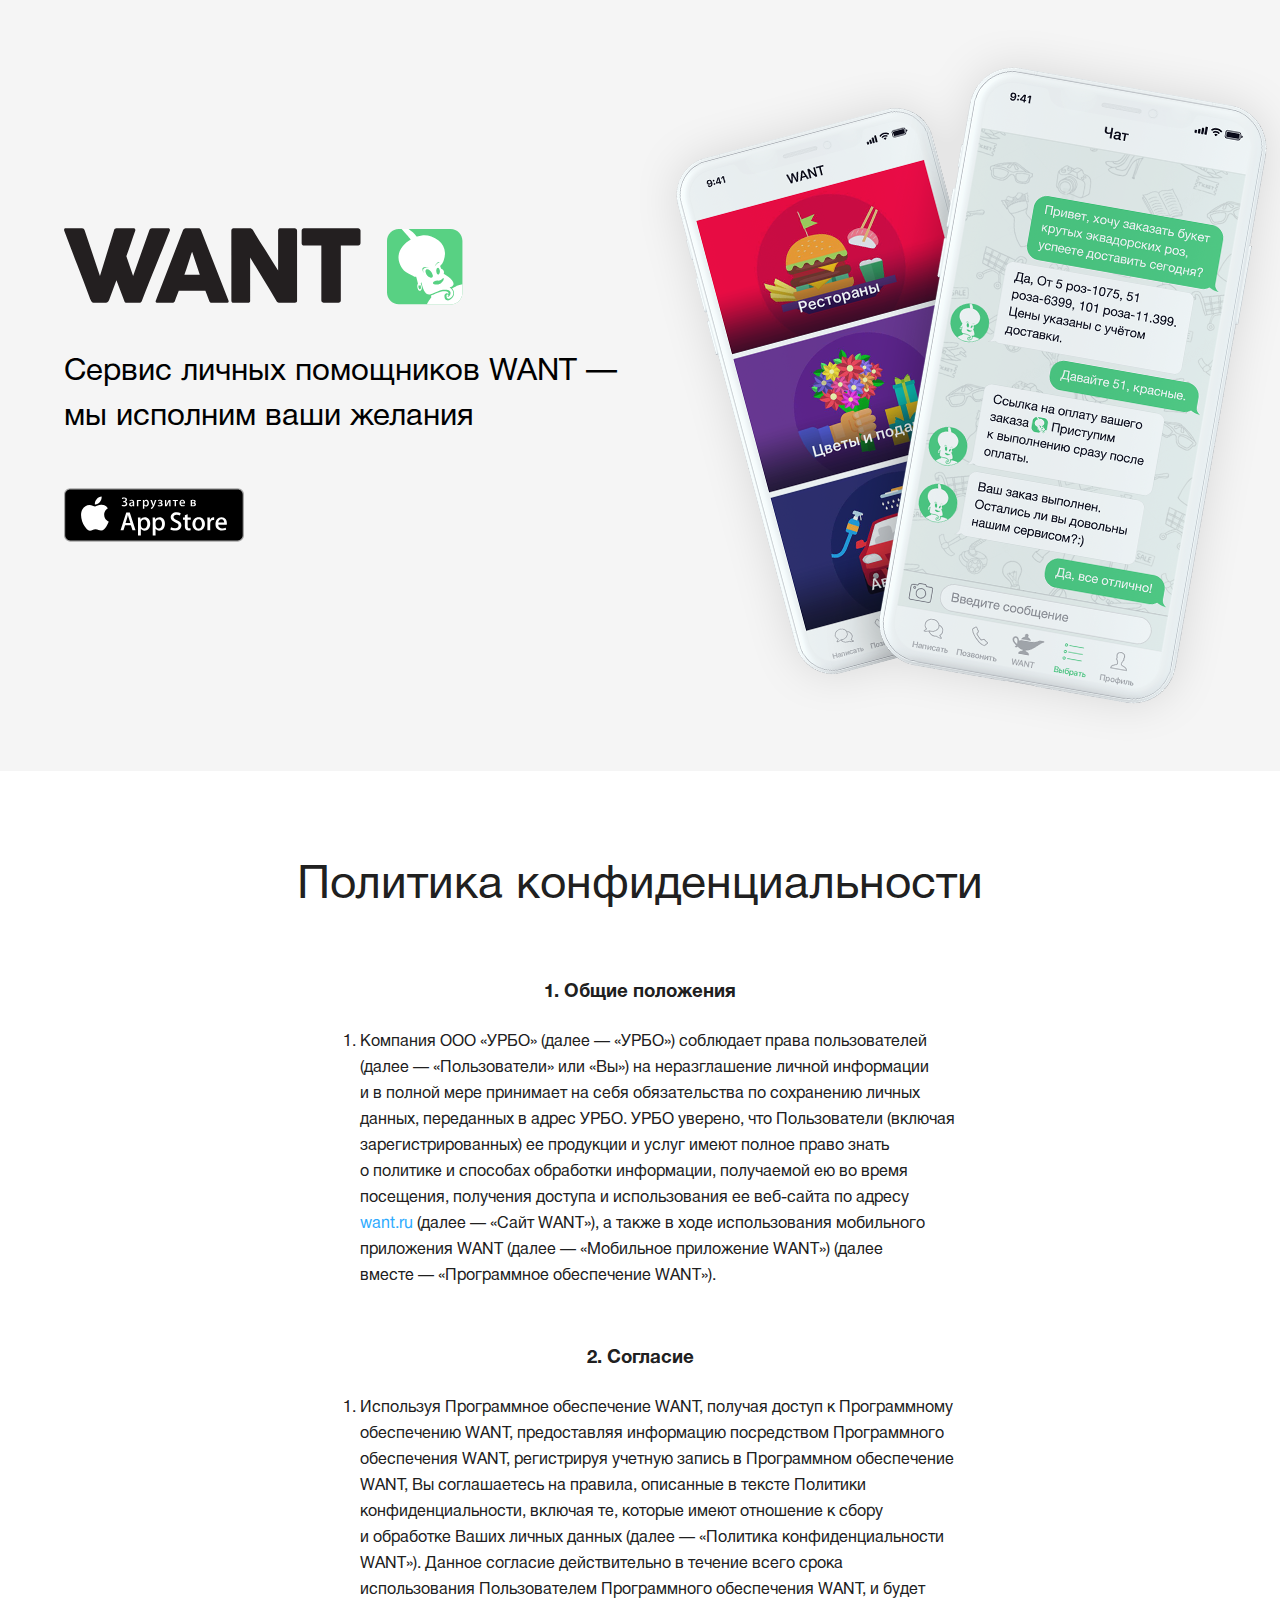
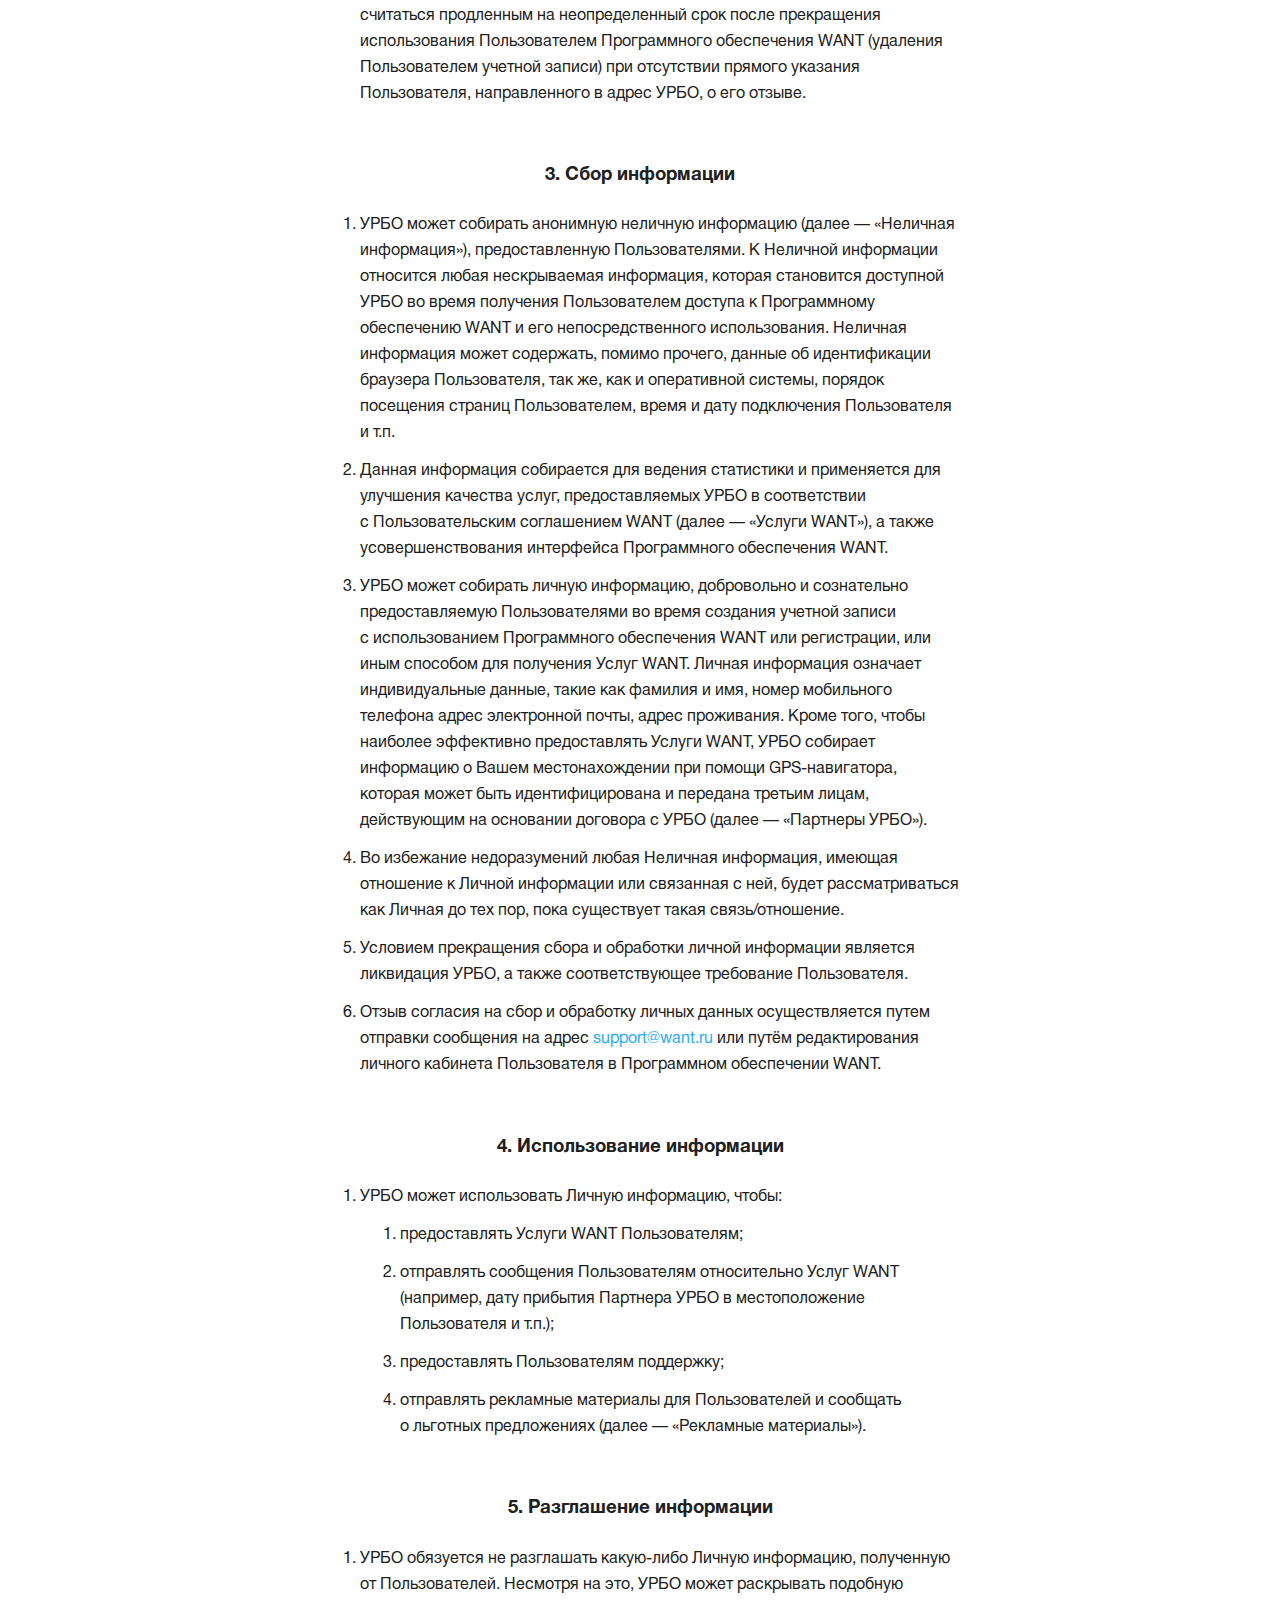
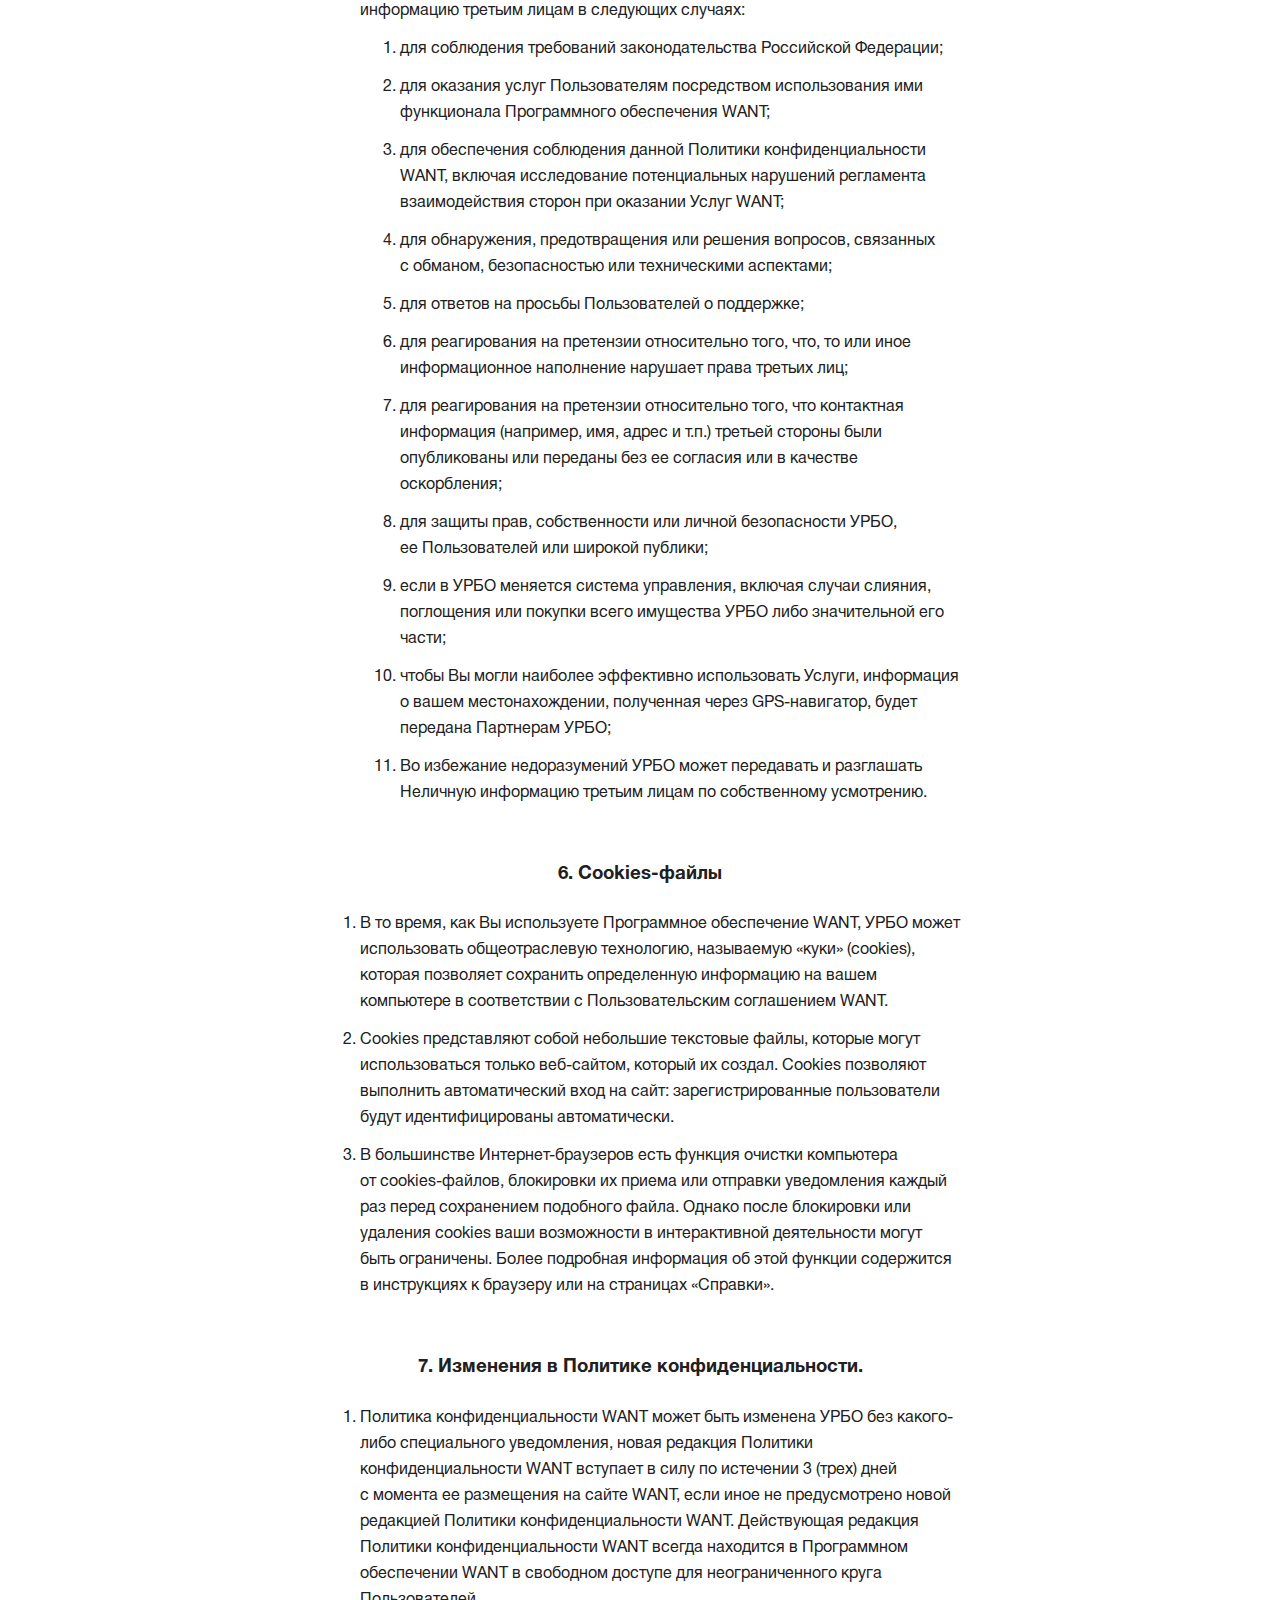
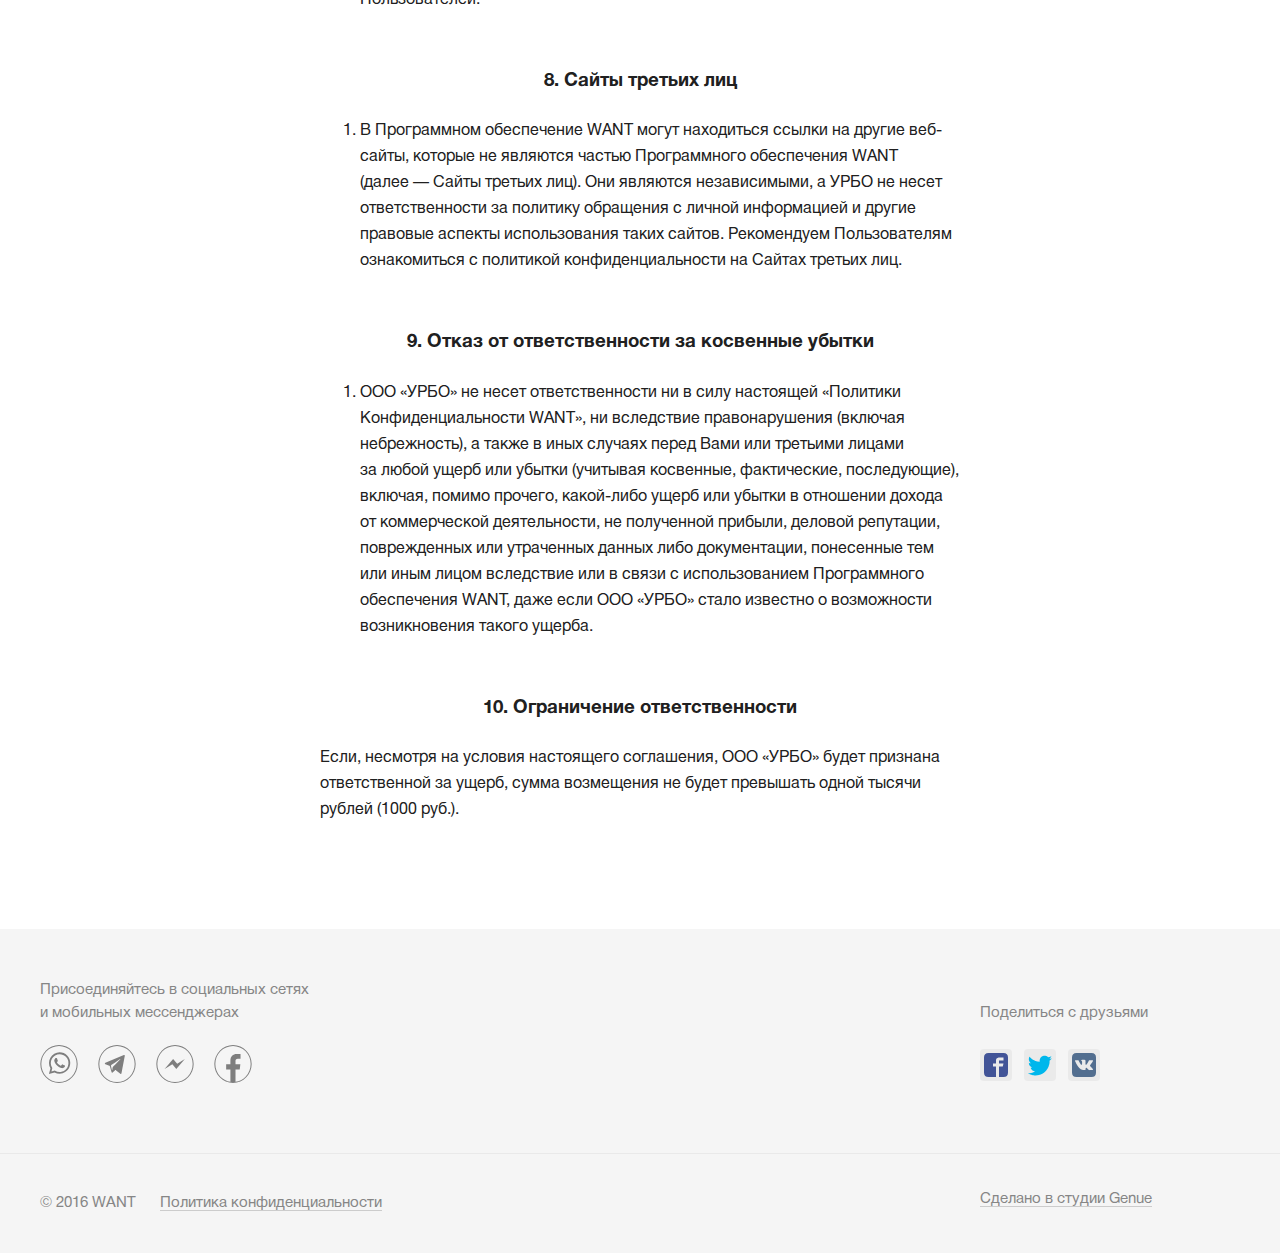
<file: privacy-policy.html>
<!DOCTYPE html>
<html class="no-js">
  <head>
    <meta charset="utf-8">
    <meta http-equiv="X-UA-Compatible" content="IE=edge,chrome=1">
    <title>WANT - Сервис личных помощников</title>
    <meta name="keywords" content="WANT">
    <meta name="description" content="Сервис личных помощников">
    <meta name="viewport" content="width=device-width, initial-scale=1, user-scalable=no">
    <meta property="og:site_name" content="WANT">
    <meta property="og:url" content="http://want.ru">
    <meta property="og:title" content="WANT">
    <meta property="og:description" content="Сервис личных помощников">
    <meta property="og:image" content="http://want.ru/assets/logo_share.jpg">
    <link rel="apple-touch-icon" sizes="57x57" href="/apple-touch-icon-57x57.png">
    <link rel="apple-touch-icon" sizes="60x60" href="/apple-touch-icon-60x60.png">
    <link rel="apple-touch-icon" sizes="72x72" href="/apple-touch-icon-72x72.png">
    <link rel="apple-touch-icon" sizes="76x76" href="/apple-touch-icon-76x76.png">
    <link rel="apple-touch-icon" sizes="114x114" href="/apple-touch-icon-114x114.png">
    <link rel="apple-touch-icon" sizes="120x120" href="/apple-touch-icon-120x120.png">
    <link rel="apple-touch-icon" sizes="144x144" href="/apple-touch-icon-144x144.png">
    <link rel="apple-touch-icon" sizes="152x152" href="/apple-touch-icon-152x152.png">
    <link rel="apple-touch-icon" sizes="180x180" href="/apple-touch-icon-180x180.png">
    <link rel="icon" type="image/png" href="/favicon-32x32.png" sizes="32x32">
    <link rel="icon" type="image/png" href="/android-chrome-192x192.png" sizes="192x192">
    <link rel="icon" type="image/png" href="/favicon-16x16.png" sizes="16x16">
    <link rel="manifest" href="/manifest.json">
    <link rel="mask-icon" href="/safari-pinned-tab.svg" color="#5bbad5">
    <meta name="msapplication-TileColor" content="#2d89ef">
    <meta name="msapplication-TileImage" content="/mstile-144x144.png">
    <meta name="theme-color" content="#ffffff">
    <link rel="stylesheet" href="css/bundle.min.css"><script>(function (d) {var s = d.createElement("script");s.async = true;s.charset="utf-8";s.src = "https://app.blinger.io/uploads/widgets2/58.js";d.head.appendChild(s);})(window.document);</script>
  </head>
  <body>
    <div class="svgstore">
      <svg xmlns="http://www.w3.org/2000/svg" xmlns:svg="http://www.w3.org/2000/svg" xmlns:sodipodi="http://sodipodi.sourceforge.net/DTD/sodipodi-0.dtd" xmlns:inkscape="http://www.inkscape.org/namespaces/inkscape" xmlns:xlink="http://www.w3.org/1999/xlink"><symbol id="icon-facebook-circle" viewBox="0 0 38 38">
  <sodipodi:namedview pagecolor="#ffffff" bordercolor="#666666" borderopacity="1" objecttolerance="10" gridtolerance="10" guidetolerance="10" inkscape:pageopacity="0" inkscape:pageshadow="2" inkscape:window-width="1450" inkscape:window-height="771" id="namedview15" showgrid="false" inkscape:zoom="6.2105263" inkscape:cx="19" inkscape:cy="19" inkscape:window-x="0" inkscape:window-y="0" inkscape:window-maximized="0" inkscape:current-layer="svg2"/>
  
  <path d="M 19.004874,0 C 14.010784,0.04488384 9.2387222,2.0715299 5.7392496,5.6347656 2.2397771,9.1980013 0.29942755,14.005913 0.34471845,19 0.29942755,23.994087 2.2397771,28.801999 5.7392496,32.365234 9.2387222,35.92847 14.010784,37.955116 19.004874,38 29.400656,37.901048 37.749595,29.395824 37.655265,19 37.749595,8.6041756 29.400656,0.09895205 19.004874,0 Z m 0,1 c 4.727976,0.044863 9.244337,1.9677548 12.554688,5.34375 3.310351,3.3759952 5.143675,7.928305 5.095703,12.65625 0.04797,4.727945 -1.785352,9.280255 -5.095703,12.65625 -2.719834,2.773769 -6.258148,4.547008 -10.054688,5.123047 l 0,-12.339844 4.220703,0 0.619141,-5.070312 -4.839844,0 0,-3.25 c 0,-1.47 0.379922,-2.478516 2.419922,-2.478516 l 2.59961,0 0,-4.5507812 C 25.262151,8.9572625 23.994761,8.8943813 22.725577,8.9003906 c -3.76,0 -6.320312,2.3589844 -6.320312,6.7089844 l 0,3.75 -4.25,0 0,5.070313 4.259765,0 0,12.335937 C 12.650704,36.176917 9.1446206,34.412437 6.4443278,31.660156 3.1318189,28.283873 1.2967531,23.729662 1.3447184,19 1.2967531,14.270338 3.1318189,9.7161269 6.4443278,6.3398438 9.7568367,2.9635606 14.275158,1.0422251 19.004874,1 Z" id="Shape" inkscape:connector-curvature="0"/>
</symbol><symbol id="icon-left-arrow-light" viewBox="0 0 13 24">
  <path d="M 12.03939,-5e-7 12.61172,0.5770635 1.3412162,11.902954 12.802971,23.423409 12.231114,24 0.7688857,12.480018 0.1970288,11.902954 12.03939,-5e-7 Z"/>
</symbol><symbol id="icon-left-arrow" viewBox="0 0 14.000001 24">
  <path d="M 11.539116,23.793279 0.67954909,12.993711 a 1.3949443,1.3949443 0 0 1 0,-1.979921 L 11.539116,0.20672087 a 0.70497183,0.70497183 0 0 1 0.99746,0 l 0.98996,0.99746013 a 0.69747213,0.69747213 0 0 1 0,0.9899602 L 4.1669102,11.50877 a 0.69747213,0.69747213 0 0 0 0,0.98996 l 9.3596258,9.314628 a 0.69747213,0.69747213 0 0 1 0,0.989961 l -0.98996,0.98996 a 0.70497183,0.70497183 0 0 1 -0.99746,0"/>
</symbol><symbol id="icon-messenger-circle" viewBox="0 0 38 38">
  <sodipodi:namedview pagecolor="#ffffff" bordercolor="#666666" borderopacity="1" objecttolerance="10" gridtolerance="10" guidetolerance="10" inkscape:pageopacity="0" inkscape:pageshadow="2" inkscape:window-width="1436" inkscape:window-height="791" id="namedview15" showgrid="false" inkscape:zoom="6.2105263" inkscape:cx="19" inkscape:cy="19" inkscape:window-x="0" inkscape:window-y="0" inkscape:window-maximized="0" inkscape:current-layer="svg2"/>
  
  <path d="M 19.004874,0 C 14.010784,0.04488384 9.2387222,2.0715299 5.7392496,5.6347656 2.2397771,9.1980013 0.29942755,14.005913 0.34471845,19 0.29942755,23.994087 2.2397771,28.801999 5.7392496,32.365234 9.2387222,35.92847 14.010784,37.955116 19.004874,38 29.400656,37.901048 37.749595,29.395824 37.655265,19 37.749595,8.6041756 29.400656,0.09895205 19.004874,0 Z m 0,1 c 4.727976,0.044863 9.244337,1.9677548 12.554688,5.34375 3.310351,3.3759952 5.143675,7.928305 5.095703,12.65625 0.04797,4.727945 -1.785352,9.280255 -5.095703,12.65625 C 28.249211,35.032245 23.73285,36.955137 19.004874,37 14.275158,36.957775 9.7568367,35.036439 6.4443278,31.660156 3.1318189,28.283873 1.2967531,23.729662 1.3447184,19 1.2967531,14.270338 3.1318189,9.7161269 6.4443278,6.3398438 9.7568367,2.9635606 14.275158,1.0422251 19.004874,1 Z m -1.880859,13 -8.519531,10 7.75,-4.679688 L 20.325187,24 28.844718,14 21.194327,18.679688 17.124015,14 Z" id="Shape" inkscape:connector-curvature="0"/>
</symbol><symbol id="icon-right-arrow-light" viewBox="0 0 13 24">
  <path d="M 0.9606098,-5e-7 0.3882798,0.5770635 11.658784,11.902954 0.1970288,23.423409 0.7688858,24 12.231114,12.480018 12.802971,11.902954 0.9606098,-5e-7 Z"/>
</symbol><symbol id="icon-right-arrow" viewBox="0 0 14.000001 24">
  <path d="M 2.4608855,23.793279 13.320452,12.993711 a 1.3949443,1.3949443 0 0 0 0,-1.979921 L 2.4608855,0.20672087 a 0.70497183,0.70497183 0 0 0 -0.9974601,0 L 0.47346498,1.204181 a 0.69747213,0.69747213 0 0 0 0,0.9899602 L 9.8330909,11.50877 a 0.69747213,0.69747213 0 0 1 0,0.98996 l -9.35962592,9.314628 a 0.69747213,0.69747213 0 0 0 0,0.989961 l 0.98996042,0.98996 a 0.70497183,0.70497183 0 0 0 0.9974601,0"/>
</symbol><symbol id="icon-telegram-circle" viewBox="0 0 38 38">
  <sodipodi:namedview pagecolor="#ffffff" bordercolor="#666666" borderopacity="1" objecttolerance="10" gridtolerance="10" guidetolerance="10" inkscape:pageopacity="0" inkscape:pageshadow="2" inkscape:window-width="1347" inkscape:window-height="817" id="namedview15" showgrid="false" inkscape:zoom="6.2105263" inkscape:cx="19" inkscape:cy="19" inkscape:window-x="0" inkscape:window-y="0" inkscape:window-maximized="0" inkscape:current-layer="svg2"/>
  
  <path d="M 19.004874,0 C 14.010784,0.04488384 9.2387222,2.0715299 5.7392496,5.6347656 2.2397771,9.1980013 0.29942755,14.005913 0.34471845,19 0.29942755,23.994087 2.2397771,28.801999 5.7392496,32.365234 9.2387222,35.92847 14.010784,37.955116 19.004874,38 29.400656,37.901048 37.749595,29.395824 37.655265,19 37.749595,8.6041756 29.400656,0.09895205 19.004874,0 Z m 0,1 c 4.727976,0.044863 9.244337,1.9677548 12.554688,5.34375 3.310351,3.3759952 5.143675,7.928305 5.095703,12.65625 0.04797,4.727945 -1.785352,9.280255 -5.095703,12.65625 C 28.249211,35.032245 23.73285,36.955137 19.004874,37 14.275158,36.957775 9.7568367,35.036439 6.4443278,31.660156 3.1318189,28.283873 1.2967531,23.729662 1.3447184,19 1.2967531,14.270338 3.1318189,9.7161269 6.4443278,6.3398438 9.7568367,2.9635606 14.275158,1.0422251 19.004874,1 Z m 7.248047,9 c -0.117812,0.0025 -0.248672,0.03234 -0.388672,0.08984 L 7.4247965,17.869141 c -0.29,0.12 -0.5700781,0.260156 -0.5800781,0.660156 -0.01,0.4 0.2705469,0.549922 0.5605469,0.669922 1.33,0.54 2.6599997,1.091093 3.9999997,1.621093 0.272426,0.08905 0.47455,0.318276 0.529297,0.59961 0.52,1.89 1.059609,3.770391 1.599609,5.65039 0.19,0.660001 0.570313,0.77961 1.070313,0.34961 l 2.269531,-2 c 0.5,-0.44 0.739765,-0.45 1.259765,0 l 4.210938,3.310547 c 0.6,0.48 1.000859,0.319062 1.130859,-0.460938 l 2.859375,-15 0.490235,-2.599609 C 26.840187,10.227422 26.606359,9.9925 26.252921,10 Z m -3.837891,3.929688 0.109376,0.160156 -2.59961,2.679687 -2.630859,2.679688 c -0.7,0.68 -1.36836,1.400078 -2.06836,2.080078 -0.409881,0.383471 -0.658284,0.910385 -0.691406,1.470703 0,0.55 -0.119219,1.090859 -0.199219,1.630859 0,0.12 -0.150468,0.229844 -0.230468,0.339844 -0.08,-0.1 -0.200469,-0.181015 -0.230469,-0.291015 -0.32,-1.190001 -0.639688,-2.370313 -0.929688,-3.570313 -0.147439,-0.432642 0.01762,-0.910344 0.400391,-1.160156 0.2,-0.15 0.419141,-0.269922 0.619141,-0.419922 l 2.841797,-1.869141 5.289062,-3.599609 c 0.102006,-0.05402 0.209532,-0.09844 0.320312,-0.130859 z" id="Shape" inkscape:connector-curvature="0"/>
</symbol><symbol id="icon-vkontakte-circle" viewBox="0 0 38 38">
  
  <sodipodi:namedview pagecolor="#ffffff" bordercolor="#666666" borderopacity="1" objecttolerance="10" gridtolerance="10" guidetolerance="10" inkscape:pageopacity="0" inkscape:pageshadow="2" inkscape:window-width="1446" inkscape:window-height="801" id="namedview7" showgrid="false" inkscape:zoom="6.2105263" inkscape:cx="19" inkscape:cy="19" inkscape:window-x="0" inkscape:window-y="0" inkscape:window-maximized="0" inkscape:current-layer="svg2"/>
  <path d="M 19.004874,0 C 14.010784,0.04488384 9.2387222,2.0715299 5.7392496,5.6347656 2.2397771,9.1980013 0.29942756,14.005913 0.34471845,19 0.29942756,23.994087 2.2397771,28.801999 5.7392496,32.365234 9.2387222,35.92847 14.010784,37.955116 19.004874,38 29.400656,37.901048 37.749595,29.395824 37.655265,19 37.749595,8.6041756 29.400656,0.09895205 19.004874,0 Z m 0,1 c 4.727976,0.044863 9.244337,1.9677548 12.554688,5.34375 3.310351,3.3759952 5.143675,7.928305 5.095703,12.65625 0.04797,4.727945 -1.785352,9.280255 -5.095703,12.65625 C 28.249211,35.032245 23.73285,36.955137 19.004874,37 14.275158,36.957775 9.7568364,35.036439 6.4443278,31.660156 3.1318189,28.283873 1.2967531,23.729662 1.3447184,19 1.2967531,14.270338 3.1318189,9.7161269 6.4443278,6.3398438 9.7568364,2.9635606 14.275158,1.0422251 19.004874,1 Z M 15.66503,13 c -0.163498,-0.0081 -0.322999,0.0492 -0.443359,0.160156 -0.120359,0.110957 -0.1921,0.266069 -0.197265,0.429688 0,0.62 0.899999,0.759765 1,2.509765 l 0,3.800782 c 0,0.83 -0.148985,1 -0.458985,1 -0.85,0 -2.920625,-3.210625 -4.140625,-6.890625 -0.24,-0.71 -0.47914,-1 -1.11914,-1 l -2.5214845,0 c -0.72,0 -0.859375,0.350468 -0.859375,0.730468 0,0.68 0.85,4.068828 3.9999995,8.548828 2.07,3.060001 5.000391,4.720704 7.650391,4.720704 1.59,0 1.789062,-0.37 1.789062,-1 l 0,-2.330078 c 0,-0.74 0.150157,-0.878907 0.660157,-0.878907 0.51,0 0.999999,0.189922 2.5,1.669922 C 25.224405,26.220703 25.523859,27 26.463859,27 l 2.511718,0 c 0.72,0 1.069141,-0.369609 0.869141,-1.099609 -0.53179,-1.110274 -1.244266,-2.124162 -2.109375,-3 -0.58,-0.71 -1.460469,-1.481328 -1.730469,-1.861329 -0.27,-0.379999 -0.27,-0.708437 0,-1.148437 -0.06,-0.01 2.999844,-4.441406 3.339844,-5.941406 C 29.504718,13.399219 29.344952,13 28.584952,13 l -2.529296,0 c -0.48643,-0.03049 -0.934804,0.269062 -1.091797,0.730469 -0.773597,1.892832 -1.81057,3.66653 -3.080079,5.269531 -0.579999,0.6 -0.849921,0.789062 -1.169921,0.789062 -0.16,0 -0.388672,-0.188281 -0.388672,-0.738281 l 0,-5.101562 C 20.325187,13.289219 20.134484,13 19.604484,13 l -3.939454,0 z" id="Shape" inkscape:connector-curvature="0"/>
</symbol><symbol id="icon-whatsapp-circle" viewBox="0 0 38 38">
  <sodipodi:namedview pagecolor="#ffffff" bordercolor="#666666" borderopacity="1" objecttolerance="10" gridtolerance="10" guidetolerance="10" inkscape:pageopacity="0" inkscape:pageshadow="2" inkscape:window-width="1445" inkscape:window-height="705" id="namedview13" showgrid="false" inkscape:zoom="6.2105263" inkscape:cx="19" inkscape:cy="19" inkscape:window-x="0" inkscape:window-y="0" inkscape:window-maximized="0" inkscape:current-layer="svg2"/>
  
  <path d="m 19.634992,7.33 c -3.812304,0.026729 -7.323575,2.0761545 -9.221701,5.382436 -1.8981269,3.30628 -1.8974791,7.371888 0.0017,10.677564 l -1.5100001,5.55 5.6400001,-1.49 c 1.55726,0.853147 3.304353,1.300238 5.08,1.3 l 0,0 c 4.316047,-0.03222 8.191816,-2.649729 9.833878,-6.641337 1.642061,-3.991608 0.730106,-8.578686 -2.313878,-11.638663 -1.981217,-2.011045 -4.686967,-3.142344 -7.51,-3.14 z m 0,19.61 0,0 c -1.58434,-2.32e-4 -3.139163,-0.428672 -4.5,-1.24 l -0.32,-0.19 -3.35,0.88 0.88,-3.28 -0.21,-0.34 C 10.424726,20.031876 10.32937,16.58282 11.885737,13.754383 13.442104,10.925946 16.406694,9.1606464 19.634992,9.14 c 2.349232,-0.00429 4.601511,0.936263 6.25,2.61 2.527491,2.543599 3.2839,6.354485 1.919478,9.670575 -1.364422,3.316091 -4.58377,5.491132 -8.169478,5.519425 l 0,0 z M 19.004992,0 C 14.010901,0.04488384 9.2392088,2.071929 5.7397363,5.6351647 2.2402637,9.1984004 0.299701,14.005913 0.34499189,19 0.299701,23.994087 2.2402637,28.8016 5.7397363,32.364835 9.2392088,35.928071 14.010901,37.955116 19.004992,38 c 10.395781,-0.09895 18.74433,-8.604176 18.65,-19 0.09433,-10.3958244 -8.254219,-18.90104796 -18.65,-19 z m 0,37 C 14.275275,36.957775 9.7563791,35.036928 6.4438702,31.660645 3.1313613,28.284362 1.2970266,23.729662 1.3449919,19 1.2970266,14.270338 3.1313613,9.7156381 6.4438702,6.339355 9.7563791,2.9630719 14.275275,1.0422251 19.004992,1 23.732968,1.0448628 28.249297,2.96687 31.559648,6.3428652 34.869999,9.7188604 36.702964,14.272055 36.654992,19 36.702964,23.727945 34.869999,28.28114 31.559648,31.657135 28.249297,35.03313 23.732968,36.955137 19.004992,37 Z m 5.48,-16.7 c -0.27,-0.13 -1.57,-0.78 -1.82,-0.87 -0.25,-0.09 -0.42,-0.13 -0.6,0.13 -0.18,0.26 -0.69,0.87 -0.84,1 -0.15,0.13 -0.31,0.2 -0.58,0.07 -0.78568,-0.314661 -1.510011,-0.764829 -2.14,-1.33 -0.581767,-0.540399 -1.080486,-1.163799 -1.48,-1.85 -0.15,-0.27 0,-0.41 0.12,-0.55 0.12,-0.14 0.27,-0.31 0.4,-0.47 0.111152,-0.136249 0.202087,-0.287807 0.27,-0.45 0.08004,-0.146444 0.08004,-0.323556 0,-0.47 -0.07,-0.13 -0.6,-1.45 -0.82,-2 -0.22,-0.55 -0.43,-0.45 -0.6,-0.46 l -0.51,0 c -0.271682,0.0089 -0.528022,0.128073 -0.71,0.33 -0.608863,0.580123 -0.94627,1.389172 -0.93,2.23 0.0801,1.028012 0.462858,2.009275 1.1,2.82 1.142383,1.703134 2.706536,3.081242 4.54,4 0.476575,0.2149 0.963885,0.405151 1.46,0.57 0.540432,0.16661 1.112383,0.204284 1.67,0.11 0.747557,-0.155436 1.396349,-0.615752 1.79,-1.27 0.175167,-0.398914 0.23075,-0.840104 0.16,-1.27 -0.04,-0.09 -0.22,-0.16 -0.48,-0.29 l 0,0.02 z" id="Shape" inkscape:connector-curvature="0"/>
</symbol></svg>
    </div>
    <header class="header">
      <div class="header__container container container--wide">
        <div class="header__table">
          <div class="header__table-cell">
            <div class="header__content">
              <div class="header__logo"><a href="./" title="На главную"><span class="logo">
                    <svg class="logo__img" xmlns="http://www.w3.org/2000/svg" xmlns:xlink="http://www.w3.org/1999/xlink" version="1.1" viewBox="0 0 170 34">
                      <g class="logo__group">
                        <path class="logo__name" fill="#231f20" d="M 51.699219 0.98046875 C 51.438714 0.99031705 51.191147 1.0922668 51 1.2695312 C 50.817898 1.4149206 50.671233 1.6005129 50.570312 1.8105469 L 39 31.779297 C 38.96049 31.867826 38.936487 31.963837 38.929688 32.060547 C 38.920208 32.243388 39.017767 32.41455 39.179688 32.5 C 39.360634 32.5977 39.563978 32.646625 39.769531 32.640625 L 46.050781 32.640625 C 46.552746 32.65992 47.002738 32.33265 47.140625 31.849609 C 47.410625 31.129609 47.680937 30.399453 47.960938 29.689453 C 48.240937 28.979453 48.509297 28.249297 48.779297 27.529297 L 60.089844 27.529297 L 60.900391 29.689453 C 61.167058 30.402786 61.443802 31.122942 61.730469 31.849609 C 61.800723 32.093057 61.948032 32.308447 62.150391 32.460938 C 62.380231 32.595078 62.644569 32.657425 62.910156 32.640625 L 69.060547 32.640625 C 69.690547 32.640625 70 32.43 70 32 C 69.98603 31.88504 69.952581 31.773302 69.900391 31.669922 L 58.160156 1.5996094 C 58.082036 1.4285439 57.957886 1.2830518 57.800781 1.1796875 C 57.61504 1.0448653 57.389614 0.97539675 57.160156 0.98046875 L 51.699219 0.98046875 z M 72.050781 0.98046875 C 71.787026 0.96260301 71.528283 1.0649281 71.349609 1.2597656 C 71.196049 1.44494 71.113941 1.6794188 71.119141 1.9199219 L 71.130859 31.710938 C 71.125229 31.946771 71.201903 32.17544 71.349609 32.359375 C 71.533247 32.552145 71.795222 32.652899 72.060547 32.630859 L 78.109375 32.630859 C 78.378342 32.695835 78.661666 32.619204 78.863281 32.429688 C 79.064892 32.24017 79.157605 31.961922 79.109375 31.689453 L 79.109375 13.390625 L 84.740234 22.660156 C 86.606901 25.726823 88.476276 28.816354 90.349609 31.929688 C 90.482026 32.114429 90.633966 32.285063 90.800781 32.439453 C 90.933799 32.563133 91.107439 32.632559 91.289062 32.630859 L 98.089844 32.630859 C 98.339114 32.645576 98.585193 32.573873 98.789062 32.429688 C 98.971652 32.273466 99.070041 32.040307 99.050781 31.800781 L 99.050781 1.9394531 C 99.065137 1.6750224 98.953175 1.4198521 98.75 1.25 C 98.537823 1.079874 98.271817 0.991205 98 1 L 91.900391 1 C 91.697652 0.99844924 91.499781 1.0648514 91.339844 1.1894531 C 91.158951 1.3428102 91.0386 1.5550738 91 1.7890625 L 91 18.859375 C 89.173333 15.952708 87.363646 13.083333 85.570312 10.25 C 83.776979 7.4166667 81.994036 4.5472917 80.220703 1.640625 C 80.089225 1.422085 79.897749 1.2454935 79.669922 1.1308594 C 79.476952 1.0354571 79.26602 0.98382675 79.050781 0.98046875 L 72.050781 0.98046875 z M 0.7890625 1 C 0.26239583 1 0.020546875 1.1934114 0.060546875 1.5800781 C 0.050842915 1.6363293 0.050842915 1.6937488 0.060546875 1.75 C 0.071569105 1.8128538 0.071569105 1.8765993 0.060546875 1.9394531 C 1.8938802 6.7661198 3.7190625 11.554114 5.5390625 16.300781 C 7.3590625 21.047448 9.1830989 25.833489 11.009766 30.660156 C 11.109766 30.920156 11.219609 31.169688 11.349609 31.429688 C 11.482942 31.689687 11.619766 31.939688 11.759766 32.179688 C 11.943888 32.494993 12.297439 32.672749 12.660156 32.630859 L 17.869141 32.630859 C 18.075421 32.635513 18.277221 32.566944 18.439453 32.439453 C 18.611356 32.304563 18.761398 32.1439 18.880859 31.960938 C 19.009813 31.76493 19.120368 31.55628 19.210938 31.339844 C 19.300937 31.119844 19.379219 30.910937 19.449219 30.710938 C 19.915886 29.437604 20.386042 28.170156 20.859375 26.910156 C 21.332708 25.650156 21.809062 24.379609 22.289062 23.099609 L 25.669922 31.990234 C 25.735274 32.181993 25.856936 32.34985 26.019531 32.470703 C 26.231387 32.603863 26.480764 32.666531 26.730469 32.650391 L 31.980469 32.650391 C 32.249726 32.654612 32.508056 32.549043 32.699219 32.359375 C 32.861575 32.215175 32.992008 32.038331 33.080078 31.839844 C 34.060078 29.353177 35.039531 26.862474 36.019531 24.369141 C 36.999531 21.875808 37.999531 19.387058 39.019531 16.900391 C 39.986198 14.413724 40.986198 11.92612 42.019531 9.4394531 C 43.052864 6.9527864 44.052864 4.4609375 45.019531 1.9609375 C 45.024931 1.9010595 45.024931 1.8391749 45.019531 1.7792969 L 45.019531 1.6601562 C 45.027815 1.4783309 44.955253 1.3018362 44.820312 1.1796875 C 44.620247 1.0369345 44.375164 0.9731694 44.130859 1 L 37.419922 1 C 36.896901 0.97675512 36.423799 1.3102548 36.269531 1.8105469 L 29.369141 21.199219 L 26.509766 12.820312 C 27.176433 11.000312 27.810156 9.190625 28.410156 7.390625 C 29.010156 5.590625 29.64388 3.7809375 30.310547 1.9609375 C 30.315947 1.9010595 30.315947 1.8391749 30.310547 1.7792969 L 30.310547 1.6601562 C 30.318831 1.4783309 30.244315 1.3018362 30.109375 1.1796875 C 29.909309 1.0369345 29.664227 0.9731694 29.419922 1 L 22.490234 1 C 21.944184 0.91497472 21.421108 1.2549379 21.279297 1.7890625 L 15.279297 21.199219 L 8.7597656 1.8105469 C 8.6246597 1.3142297 8.1642655 0.9772634 7.6503906 1 L 0.7890625 1 z M 102 1 C 101.74117 0.98493487 101.48567 1.0712191 101.28906 1.2402344 C 101.09496 1.411671 100.9893 1.6611516 101 1.9199219 L 101 7.2207031 C 100.97908 7.5193857 101.08332 7.811764 101.28906 8.0292969 C 101.4794 8.2128259 101.73562 8.3147469 102 8.3105469 L 109.36914 8.3105469 L 109.36914 31.619141 C 109.36385 31.894701 109.48137 32.159118 109.68945 32.339844 C 109.87075 32.51982 110.11375 32.624559 110.36914 32.630859 L 116.64062 32.630859 C 116.91457 32.638663 117.17678 32.524687 117.35938 32.320312 C 117.53806 32.134934 117.63962 31.888329 117.64062 31.630859 L 117.64062 8.3203125 L 124.99023 8.3203125 C 125.28603 8.337427 125.57072 8.2066042 125.75 7.9707031 C 125.92 7.7610564 126.01453 7.5003462 126.01953 7.2304688 L 126.01953 1.9296875 C 126.00536 1.6600182 125.88289 1.4083239 125.67969 1.2304688 C 125.48588 1.0785118 125.24626 0.996891 125 1 L 102 1 z M 54.449219 10.929688 L 57.710938 20.679688 L 51.169922 20.679688 C 51.436589 19.946355 51.710234 19.166511 51.990234 18.339844 C 52.270234 17.513177 52.546979 16.673645 52.820312 15.820312 L 53.640625 13.279297 C 53.880625 12.425964 54.149219 11.643021 54.449219 10.929688 z "></path>
                        <path fill="#58d183" d="m 164.33,33.3 -22.05,0 c -2.76142,0 -5,-2.238576 -5,-5 l 0,-22.04 c 0,-2.7614237 2.23858,-5 5,-5 l 22.05,0 c 2.76142,0 5,2.2385763 5,5 l 0,22.06 c 0,2.761424 -2.23858,5 -5,5"></path>
                        <path fill="#ffffff" d="M 143.47266 1.2597656 C 143.67501 1.4616671 143.86904 1.6603259 144.03906 1.859375 L 145.64062 3.6894531 C 145.76065 3.8194531 147.32065 5.6894531 147.39062 5.6894531 C 146.02448 6.4382038 144.82496 7.45925 143.86914 8.6894531 C 142.21002 10.647561 141.71626 13.339548 142.57031 15.759766 C 142.96218 16.923626 143.60836 17.985261 144.46094 18.869141 C 144.97765 19.357543 145.55843 19.771995 146.18945 20.099609 L 146.19922 20.050781 L 146.35938 20.140625 C 146.89936 20.447292 147.44667 20.739531 148 21.019531 C 148.29 21.159531 149.08992 21.729063 149.41992 21.539062 C 149.50282 21.551243 149.58702 21.551243 149.66992 21.539062 C 149.96992 22.539062 150.26969 23.760156 150.42969 24.410156 C 150.15559 24.888419 150.06667 25.450724 150.17969 25.990234 C 150.32969 26.940234 150.86086 27.640547 151.38086 27.560547 C 151.90086 27.480547 152.20078 26.649219 152.05078 25.699219 C 151.99458 25.290223 151.8425 24.901253 151.60938 24.560547 C 151.71935 24.319249 151.80614 24.068144 151.86914 23.810547 C 153.25914 30.380547 155.34922 29.280078 156.94922 28.580078 C 160.04922 27.220078 160.70906 27.079844 162.03906 27.089844 C 165.53906 27.089844 164.09914 29.779844 163.36914 30.089844 C 163.20914 30.169844 163.08078 30.089686 163.05078 29.929688 C 163.01398 29.805927 163.07228 29.673381 163.18945 29.619141 C 163.33017 29.580401 163.47842 29.580401 163.61914 29.619141 C 163.28914 29.179141 163.01031 29.070156 162.82031 29.160156 C 162.59661 29.334704 162.49831 29.625929 162.57031 29.900391 C 162.69031 30.980391 163.28062 31.110312 163.89062 30.820312 C 164.55372 30.465432 165.06961 29.887474 165.34961 29.189453 C 165.95961 27.399453 163.84961 26.189453 163.84961 26.189453 C 164.02671 26.125353 164.19981 26.053173 164.36914 25.970703 C 168.28914 24.090703 161.36914 20.289062 161.36914 20.289062 C 161.55364 19.869653 161.54129 19.391083 161.33398 18.982422 C 161.12674 18.57376 160.74817 18.278658 160.30078 18.179688 L 159.84961 16.990234 C 159.92561 16.924944 159.98926 16.846686 160.03906 16.759766 C 160.10906 16.639766 160.32992 16.510625 160.41992 16.390625 C 160.57068 16.200629 160.70785 15.998559 160.83008 15.789062 C 161.08022 15.352531 161.28105 14.890823 161.42969 14.410156 C 161.77985 13.449997 161.94326 12.431636 161.91016 11.410156 C 161.83166 9.3389043 160.83824 7.4094307 159.19922 6.140625 C 158.25952 5.4379791 157.21775 4.8841407 156.10938 4.5 C 154.82844 4.04416 153.46033 3.88589 152.10938 4.0390625 C 151.42935 4.1190625 150.74937 4.3207031 150.10938 4.4707031 C 150.04268 4.4405631 149.97299 4.4198062 149.90039 4.4101562 L 149.83984 4.4101562 C 148.89941 3.127147 147.70225 2.1596043 146.44141 1.2597656 L 143.47266 1.2597656 z M 159.32031 15.333984 C 159.49346 15.330684 159.65406 15.408364 159.78906 15.599609 C 159.78906 15.599609 159.27047 14.950469 157.48047 17.230469 C 157.7453 16.74305 158.06318 16.285538 158.42969 15.869141 C 158.71094 15.569141 159.03174 15.339551 159.32031 15.333984 z M 157.33594 16.128906 C 157.35904 16.144156 157.36491 16.174246 157.34961 16.197266 C 157.33441 16.220326 157.30425 16.226187 157.28125 16.210938 C 157.25815 16.195687 157.25228 16.165598 157.26758 16.142578 C 157.28288 16.119518 157.31294 16.113656 157.33594 16.128906 z M 153.72461 17.419922 C 154.10428 17.436462 154.57641 17.511402 155.16016 17.660156 C 155.16016 17.660156 151.50922 17.149297 152.94922 20.029297 C 152.94922 20.029297 151.06693 17.304121 153.72461 17.419922 z M 158.9375 17.794922 C 159.12945 17.791722 159.33125 17.922266 159.5 18.259766 C 159.85727 18.878568 159.85727 19.640964 159.5 20.259766 C 159.11 20.939766 158.65 20.520549 158.5 20.310547 C 158.24376 19.783094 158.15646 19.188267 158.25 18.609375 L 158.26953 18.589844 C 158.32583 18.177344 158.61758 17.800195 158.9375 17.794922 z M 154.44922 18.40625 C 154.77184 18.42178 155.12815 18.570547 155.39062 18.810547 C 156.06132 19.380821 156.53619 20.146014 156.75 21 L 156.75977 20.970703 C 156.81977 21.330703 156.69937 22.249609 155.60938 21.849609 C 154.6145 21.512021 153.88008 20.664012 153.68945 19.630859 C 153.46445 18.724609 153.91152 18.380371 154.44922 18.40625 z M 161.21094 22.087891 C 161.24004 22.087891 161.2652 22.105389 161.2793 22.130859 C 161.7093 22.830859 160.7393 23.790935 160.2793 24.210938 C 159.81737 24.636056 159.20749 24.861263 158.58008 24.839844 C 158.05786 24.895134 157.53098 24.812134 157.05078 24.599609 C 156.55078 24.309609 156.85023 23.879609 157.24023 23.599609 C 157.76087 23.316492 158.34719 23.17796 158.93945 23.199219 L 158.94922 23.259766 C 159.81019 23.224686 160.61313 22.812207 161.14062 22.130859 C 161.15473 22.105389 161.18184 22.087891 161.21094 22.087891 z M 169.33008 24.744141 C 168.51584 24.915754 167.63356 25.175371 166.67969 25.539062 L 166.76953 25.580078 C 166.12294 25.861404 165.50144 26.195885 164.91016 26.580078 C 165.68519 27.316744 165.96949 28.431773 165.64062 29.449219 C 165.31691 30.307865 164.69138 31.018967 163.88086 31.449219 C 163.44725 31.683928 162.92384 31.683928 162.49023 31.449219 C 162.01096 31.134403 161.71954 30.602646 161.71094 30.029297 C 161.59807 29.502135 161.83573 28.962155 162.30078 28.689453 C 162.66263 28.526891 163.08644 28.593513 163.38086 28.859375 C 163.42316 28.695397 163.42316 28.523353 163.38086 28.359375 C 163.25086 27.809375 162.19023 27.740234 161.74023 27.740234 C 160.59023 27.740234 160.03063 27.799684 156.89062 29.179688 L 156.76953 29.230469 C 156.53953 29.330469 156.27977 29.439064 156.00977 29.539062 L 156.07031 30.400391 C 156.07031 30.400391 155.11956 31.568337 154.22656 33.300781 L 164.33008 33.300781 L 164.33008 33.320312 C 167.0915 33.320312 169.33008 31.081737 169.33008 28.320312 L 169.33008 24.744141 z M 151.36914 25.099609 C 151.54401 25.303097 151.65559 25.554157 151.68945 25.820312 L 151.68945 25.849609 C 151.76945 26.379609 151.60035 26.849609 151.32031 26.849609 C 151.04031 26.849609 150.73039 26.500469 150.65039 25.980469 C 150.59579 25.70345 150.6305 25.415946 150.75 25.160156 C 150.8463 25.284975 151.01432 25.329385 151.16016 25.269531 C 151.21616 25.241821 151.26729 25.205221 151.31055 25.160156 L 151.36914 25.099609 z "></path>
                      </g>
                    </svg><span class="logo__text">WANT</span></span></a>
              </div>
              <h1 class="header__title">Сервис личных помощников WANT&nbsp;&mdash; мы&nbsp;исполним ваши желания</h1>
              <div class="header__app-stores app-stores"><a class="app-store app-store--apple" href="https://itunes.apple.com/ru/app/want/id1139464551?l=en&amp;mt=8" title="Скачать в App Store"><img class="app-store__img" src="assets/apple-store.svg" width="135" height="40" alt="Скачать в App Store"></a></div>
            </div>
          </div>
          <div class="header__table-cell">
            <div class="header__iphones"></div>
          </div>
        </div>
      </div>
    </header>
    <main class="content">
      <section class="static-section">
        <div class="static-section__container container">
          <h2 class="static-section__title">Политика конфиденциальности</h2>
          <div class="static-section__content">
            <div class="static-text">
              <h3>1. Общие положения</h3>
              <ol>
                <li>Компания ООО &laquo;УРБО&raquo; (далее&nbsp;&mdash; &laquo;УРБО&raquo;) соблюдает права пользователей (далее&nbsp;&mdash; &laquo;Пользователи&raquo; или &laquo;Вы&raquo;) на&nbsp;неразглашение личной информации и&nbsp;в&nbsp;полной мере принимает на&nbsp;себя обязательства по&nbsp;сохранению личных данных, переданных в&nbsp;адрес УРБО. УРБО уверено, что Пользователи (включая зарегистрированных) ее&nbsp;продукции и&nbsp;услуг имеют полное право знать о&nbsp;политике и&nbsp;способах обработки информации, получаемой ею&nbsp;во&nbsp;время посещения, получения доступа и&nbsp;использования ее&nbsp;веб-сайта по&nbsp;адресу <a href="/" title="want.ru">want.ru</a> (далее&nbsp;&mdash; &laquo;Сайт WANT&raquo;), а&nbsp;также в&nbsp;ходе использования мобильного приложения WANT (далее&nbsp;&mdash; &laquo;Мобильное приложение WANT&raquo;) (далее вместе&nbsp;&mdash; &laquo;Программное обеспечение WANT&raquo;).</li>
              </ol>
              <h3>2. Согласие</h3>
              <ol>
                <li>Используя Программное обеспечение WANT, получая доступ к&nbsp;Программному обеспечению WANT, предоставляя информацию посредством Программного обеспечения WANT, регистрируя учетную запись в&nbsp;Программном обеспечение WANT, Вы&nbsp;соглашаетесь на&nbsp;правила, описанные в&nbsp;тексте Политики конфиденциальности, включая&nbsp;те, которые имеют отношение к&nbsp;сбору и&nbsp;обработке Ваших личных данных (далее&nbsp;&mdash; &laquo;Политика конфиденциальности WANT&raquo;). Данное согласие действительно в&nbsp;течение всего срока использования Пользователем Программного обеспечения WANT, и&nbsp;будет считаться продленным на&nbsp;неопределенный срок после прекращения использования Пользователем Программного обеспечения WANT (удаления Пользователем учетной записи) при отсутствии прямого указания Пользователя, направленного в&nbsp;адрес УРБО, о&nbsp;его отзыве.</li>
              </ol>
              <h3>3. Сбор информации</h3>
              <ol>
                <li>УРБО может собирать анонимную неличную информацию (далее&nbsp;&mdash; &laquo;Неличная информация&raquo;), предоставленную Пользователями. К&nbsp;Неличной информации относится любая нескрываемая информация, которая становится доступной УРБО во&nbsp;время получения Пользователем доступа к&nbsp;Программному обеспечению WANT и&nbsp;его непосредственного использования. Неличная информация может содержать, помимо прочего, данные об&nbsp;идентификации браузера Пользователя, так&nbsp;же, как и&nbsp;оперативной системы, порядок посещения страниц Пользователем, время и&nbsp;дату подключения Пользователя и&nbsp;т.п.</li>
                <li>Данная информация собирается для ведения статистики и&nbsp;применяется для улучшения качества услуг, предоставляемых УРБО в&nbsp;соответствии с&nbsp;Пользовательским соглашением WANT (далее&nbsp;&mdash; &laquo;Услуги WANT&raquo;), а&nbsp;также усовершенствования интерфейса Программного обеспечения WANT.</li>
                <li>УРБО может собирать личную информацию, добровольно и&nbsp;сознательно предоставляемую Пользователями во&nbsp;время создания учетной записи с&nbsp;использованием Программного обеспечения WANT или регистрации, или иным способом для получения Услуг WANT. Личная информация означает индивидуальные данные, такие как фамилия и&nbsp;имя, номер мобильного телефона адрес электронной почты, адрес проживания. Кроме того, чтобы наиболее эффективно предоставлять Услуги WANT, УРБО собирает информацию о&nbsp;Вашем местонахождении при помощи GPS-навигатора, которая может быть идентифицирована и&nbsp;передана третьим лицам, действующим на&nbsp;основании договора с&nbsp;УРБО (далее&nbsp;&mdash; &laquo;Партнеры УРБО&raquo;).</li>
                <li>Во&nbsp;избежание недоразумений любая Неличная информация, имеющая отношение к&nbsp;Личной информации или связанная с&nbsp;ней, будет рассматриваться как Личная до&nbsp;тех пор, пока существует такая связь/отношение.</li>
                <li>Условием прекращения сбора и&nbsp;обработки личной информации является ликвидация УРБО, а&nbsp;также соответствующее требование Пользователя.</li>
                <li>Отзыв согласия на&nbsp;сбор и&nbsp;обработку личных данных осуществляется путем отправки сообщения на&nbsp;адрес <a href="mailto:support@want.ru" title="Отправить сообщение">support@want.ru</a> или путём редактирования личного кабинета Пользователя в&nbsp;Программном обеспечении WANT.</li>
              </ol>
              <h3>4. Использование информации</h3>
              <ol>
                <li>УРБО может использовать Личную информацию, чтобы:
                  <ol>
                    <li>предоставлять Услуги WANT Пользователям;</li>
                    <li>отправлять сообщения Пользователям относительно Услуг WANT (например, дату прибытия Партнера УРБО в&nbsp;местоположение Пользователя и&nbsp;т.п.);</li>
                    <li>предоставлять Пользователям поддержку;</li>
                    <li>отправлять рекламные материалы для Пользователей и&nbsp;сообщать о&nbsp;льготных предложениях (далее&nbsp;&mdash; &laquo;Рекламные материалы&raquo;).</li>
                  </ol>
                </li>
              </ol>
              <h3>5. Разглашение информации</h3>
              <ol>
                <li>УРБО обязуется не&nbsp;разглашать какую-либо Личную информацию, полученную от&nbsp;Пользователей. Несмотря на&nbsp;это, УРБО может раскрывать подобную информацию третьим лицам в&nbsp;следующих случаях:
                  <ol>
                    <li>для соблюдения требований законодательства Российской Федерации;</li>
                    <li>для оказания услуг Пользователям посредством использования ими функционала Программного обеспечения WANT;</li>
                    <li>для обеспечения соблюдения данной Политики конфиденциальности WANT, включая исследование потенциальных нарушений регламента взаимодействия сторон при оказании Услуг WANT;</li>
                    <li>для обнаружения, предотвращения или решения вопросов, связанных с&nbsp;обманом, безопасностью или техническими аспектами;</li>
                    <li>для ответов на&nbsp;просьбы Пользователей о&nbsp;поддержке;</li>
                    <li>для реагирования на&nbsp;претензии относительно того, что, то&nbsp;или иное информационное наполнение нарушает права третьих лиц;</li>
                    <li>для реагирования на&nbsp;претензии относительно того, что контактная информация (например, имя, адрес и&nbsp;т.п.) третьей стороны были опубликованы или переданы без ее&nbsp;согласия или в&nbsp;качестве оскорбления;</li>
                    <li>для защиты прав, собственности или личной безопасности УРБО, ее&nbsp;Пользователей или широкой публики;</li>
                    <li>если в&nbsp;УРБО меняется система управления, включая случаи слияния, поглощения или покупки всего имущества УРБО либо значительной его части;</li>
                    <li>чтобы&nbsp;Вы могли наиболее эффективно использовать Услуги, информация о&nbsp;вашем местонахождении, полученная через GPS-навигатор, будет передана Партнерам УРБО;</li>
                    <li>Во&nbsp;избежание недоразумений УРБО может передавать и&nbsp;разглашать Неличную информацию третьим лицам по&nbsp;собственному усмотрению.</li>
                  </ol>
                </li>
              </ol>
              <h3>6. Cookies-файлы</h3>
              <ol>
                <li>В&nbsp;то&nbsp;время, как&nbsp;Вы используете Программное обеспечение WANT, УРБО может использовать общеотраслевую технологию, называемую &laquo;куки&raquo; (cookies), которая позволяет сохранить определенную информацию на&nbsp;вашем компьютере в&nbsp;соответствии с&nbsp;Пользовательским соглашением WANT.</li>
                <li>Cookies представляют собой небольшие текстовые файлы, которые могут использоваться только веб-сайтом, который их&nbsp;создал. Cookies позволяют выполнить автоматический вход на&nbsp;сайт: зарегистрированные пользователи будут идентифицированы автоматически.</li>
                <li>В&nbsp;большинстве Интернет-браузеров есть функция очистки компьютера от&nbsp;cookies-файлов, блокировки их&nbsp;приема или отправки уведомления каждый раз перед сохранением подобного файла. Однако после блокировки или удаления cookies ваши возможности в&nbsp;интерактивной деятельности могут быть ограничены. Более подробная информация об&nbsp;этой функции содержится в&nbsp;инструкциях к&nbsp;браузеру или на&nbsp;страницах &laquo;Справки&raquo;.</li>
              </ol>
              <h3>7. Изменения в&nbsp;Политике конфиденциальности.</h3>
              <ol>
                <li>Политика конфиденциальности WANT может быть изменена УРБО без какого-либо специального уведомления, новая редакция Политики конфиденциальности WANT вступает в&nbsp;силу по&nbsp;истечении&nbsp;3 (трех) дней с&nbsp;момента ее&nbsp;размещения на&nbsp;сайте WANT, если иное не&nbsp;предусмотрено новой редакцией Политики конфиденциальности WANT. Действующая редакция Политики конфиденциальности WANT всегда находится в&nbsp;Программном обеспечении WANT в&nbsp;свободном доступе для неограниченного круга Пользователей.</li>
              </ol>
              <h3>8. Сайты третьих лиц</h3>
              <ol>
                <li>В&nbsp;Программном обеспечение WANT могут находиться ссылки на&nbsp;другие веб-сайты, которые не&nbsp;являются частью Программного обеспечения WANT (далее&nbsp;&mdash; Сайты третьих лиц). Они являются независимыми, а&nbsp;УРБО не&nbsp;несет ответственности за&nbsp;политику обращения с&nbsp;личной информацией и&nbsp;другие правовые аспекты использования таких сайтов. Рекомендуем Пользователям ознакомиться с&nbsp;политикой конфиденциальности на&nbsp;Сайтах третьих лиц.</li>
              </ol>
              <h3>9. Отказ от&nbsp;ответственности за&nbsp;косвенные убытки</h3>
              <ol>
                <li>ООО &laquo;УРБО&raquo; не&nbsp;несет ответственности ни&nbsp;в&nbsp;силу настоящей &laquo;Политики Конфиденциальности WANT&raquo;, ни&nbsp;вследствие правонарушения (включая небрежность), а&nbsp;также в&nbsp;иных случаях перед Вами или третьими лицами за&nbsp;любой ущерб или убытки (учитывая косвенные, фактические, последующие), включая, помимо прочего, какой-либо ущерб или убытки в&nbsp;отношении дохода от&nbsp;коммерческой деятельности, не&nbsp;полученной прибыли, деловой репутации, поврежденных или утраченных данных либо документации, понесенные тем или иным лицом вследствие или в&nbsp;связи с&nbsp;использованием Программного обеспечения WANT, даже если ООО &laquo;УРБО&raquo; стало известно о&nbsp;возможности возникновения такого ущерба.</li>
              </ol>
              <h3>10. Ограничение ответственности</h3>
              <p>Если, несмотря на условия настоящего соглашения, ООО «УРБО» будет признана ответственной за ущерб, сумма возмещения не будет превышать одной тысячи рублей (1000 руб.).</p>
            </div>
          </div>
        </div>
      </section>
    </main>
    <footer class="footer">
      <div class="footer__row footer__row--middle">
        <div class="container container--wide">
          <div class="footer__cols">
            <div class="footer__col footer__col--left">
              <div class="footer__social">
                <div class="footer__social-title">Присоединяйтесь в&nbsp;социальных сетях и&nbsp;мобильных мессенджерах</div>
                <div class="footer__social-list"><a class="footer__social-item" href="https://api.whatsapp.com/send?phone=79162112958" title="WhatsApp"><span class="svgicon">
                      <svg class="svgicon__symbol">
                        <use xlink:href="#icon-whatsapp-circle"></use>
                      </svg></span>
                    <div class="visually--hidden">WhatsApp</div></a><a class="footer__social-item" href="https://telegram.me/wantmskbot" title="Telegram"><span class="svgicon">
                      <svg class="svgicon__symbol">
                        <use xlink:href="#icon-telegram-circle"></use>
                      </svg></span>
                    <div class="visually--hidden">Telegram</div></a><a class="footer__social-item" href="https://m.me/1327946880601446" title="Messenger"><span class="svgicon">
                      <svg class="svgicon__symbol">
                        <use xlink:href="#icon-messenger-circle"></use>
                      </svg></span>
                    <div class="visually--hidden">Messenger</div></a><a class="footer__social-item" href="https://www.facebook.com/want.msk/" title="Facebook"><span class="svgicon">
                      <svg class="svgicon__symbol">
                        <use xlink:href="#icon-facebook-circle"></use>
                      </svg></span>
                    <div class="visually--hidden">Facebook</div></a></div>
              </div>
            </div>
            <div class="footer__col footer__col--right">
              <div class="footer__share">
                <div class="footer__share-title">Поделиться с&nbsp;друзьями</div>
                <div class="footer__share-content">
                  <div class="likely">
                    <div class="facebook" data-url="http://want.ru/">Нравится</div>
                    <div class="twitter" data-url="http://want.ru">Твитнуть</div>
                    <div class="vkontakte" data-url="http://want.ru">Поделиться</div>
                  </div>
                </div>
              </div>
            </div>
          </div>
        </div>
      </div>
      <div class="footer__hr"></div>
      <div class="footer__row">
        <div class="container container--wide">
          <div class="footer__cols">
            <div class="footer__col footer__col--left">
              <p class="footer__copy">&copy; 2016 WANT</p>
              <nav class="footer__menu"><a class="footer__menu-link footer__link" href="privacy-policy.html" title="Политика конфиденциальности">Политика конфиденциальности</a></nav>
            </div>
            <div class="footer__col footer__col--right">
              <div class="footer__dev"><a class="footer__dev-link footer__link" href="http://genue.ru/" title="Сделано в студии Genue">Сделано в студии Genue</a></div>
            </div>
          </div>
        </div>
      </div>
    </footer>
    <script src="js/bundle.min.js"></script>
  </body>
</html>
</file>
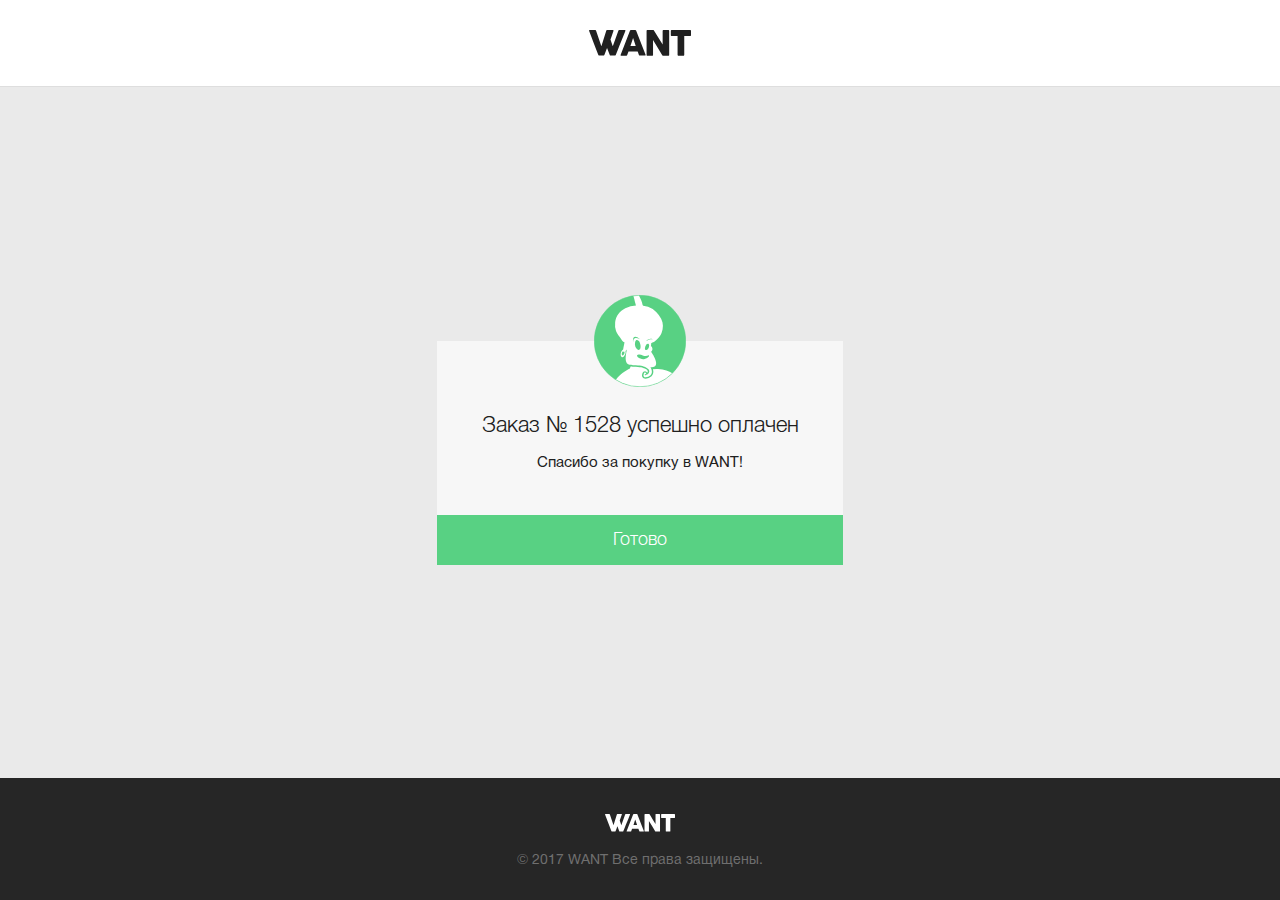
<file: success.html>
<!DOCTYPE html>
<html class="no-js simple-page">
  <head>
    <meta charset="utf-8">
    <meta http-equiv="X-UA-Compatible" content="IE=edge,chrome=1">
    <title>WANT - Сервис личных помощников</title>
    <meta name="keywords" content="WANT">
    <meta name="description" content="Сервис личных помощников">
    <meta name="viewport" content="width=device-width, initial-scale=1, user-scalable=no">
    <meta property="og:site_name" content="WANT">
    <meta property="og:url" content="http://want.ru">
    <meta property="og:title" content="WANT">
    <meta property="og:description" content="Сервис личных помощников">
    <meta property="og:image" content="http://want.ru/assets/logo_share.jpg">
    <link rel="apple-touch-icon" sizes="57x57" href="/apple-touch-icon-57x57.png">
    <link rel="apple-touch-icon" sizes="60x60" href="/apple-touch-icon-60x60.png">
    <link rel="apple-touch-icon" sizes="72x72" href="/apple-touch-icon-72x72.png">
    <link rel="apple-touch-icon" sizes="76x76" href="/apple-touch-icon-76x76.png">
    <link rel="apple-touch-icon" sizes="114x114" href="/apple-touch-icon-114x114.png">
    <link rel="apple-touch-icon" sizes="120x120" href="/apple-touch-icon-120x120.png">
    <link rel="apple-touch-icon" sizes="144x144" href="/apple-touch-icon-144x144.png">
    <link rel="apple-touch-icon" sizes="152x152" href="/apple-touch-icon-152x152.png">
    <link rel="apple-touch-icon" sizes="180x180" href="/apple-touch-icon-180x180.png">
    <link rel="icon" type="image/png" href="/favicon-32x32.png" sizes="32x32">
    <link rel="icon" type="image/png" href="/android-chrome-192x192.png" sizes="192x192">
    <link rel="icon" type="image/png" href="/favicon-16x16.png" sizes="16x16">
    <link rel="manifest" href="/manifest.json">
    <link rel="mask-icon" href="/safari-pinned-tab.svg" color="#5bbad5">
    <meta name="msapplication-TileColor" content="#2d89ef">
    <meta name="msapplication-TileImage" content="/mstile-144x144.png">
    <meta name="theme-color" content="#ffffff">
    <link rel="stylesheet" href="css/bundle.min.css"><script>(function (d) {var s = d.createElement("script");s.async = true;s.charset="utf-8";s.src = "https://app.blinger.io/uploads/widgets2/58.js";d.head.appendChild(s);})(window.document);</script>
  </head>
  <body>
    <div class="svgstore">
      <svg xmlns="http://www.w3.org/2000/svg" xmlns:svg="http://www.w3.org/2000/svg" xmlns:sodipodi="http://sodipodi.sourceforge.net/DTD/sodipodi-0.dtd" xmlns:inkscape="http://www.inkscape.org/namespaces/inkscape" xmlns:xlink="http://www.w3.org/1999/xlink"><symbol id="icon-facebook-circle" viewBox="0 0 38 38">
  <sodipodi:namedview pagecolor="#ffffff" bordercolor="#666666" borderopacity="1" objecttolerance="10" gridtolerance="10" guidetolerance="10" inkscape:pageopacity="0" inkscape:pageshadow="2" inkscape:window-width="1450" inkscape:window-height="771" id="namedview15" showgrid="false" inkscape:zoom="6.2105263" inkscape:cx="19" inkscape:cy="19" inkscape:window-x="0" inkscape:window-y="0" inkscape:window-maximized="0" inkscape:current-layer="svg2"/>
  
  <path d="M 19.004874,0 C 14.010784,0.04488384 9.2387222,2.0715299 5.7392496,5.6347656 2.2397771,9.1980013 0.29942755,14.005913 0.34471845,19 0.29942755,23.994087 2.2397771,28.801999 5.7392496,32.365234 9.2387222,35.92847 14.010784,37.955116 19.004874,38 29.400656,37.901048 37.749595,29.395824 37.655265,19 37.749595,8.6041756 29.400656,0.09895205 19.004874,0 Z m 0,1 c 4.727976,0.044863 9.244337,1.9677548 12.554688,5.34375 3.310351,3.3759952 5.143675,7.928305 5.095703,12.65625 0.04797,4.727945 -1.785352,9.280255 -5.095703,12.65625 -2.719834,2.773769 -6.258148,4.547008 -10.054688,5.123047 l 0,-12.339844 4.220703,0 0.619141,-5.070312 -4.839844,0 0,-3.25 c 0,-1.47 0.379922,-2.478516 2.419922,-2.478516 l 2.59961,0 0,-4.5507812 C 25.262151,8.9572625 23.994761,8.8943813 22.725577,8.9003906 c -3.76,0 -6.320312,2.3589844 -6.320312,6.7089844 l 0,3.75 -4.25,0 0,5.070313 4.259765,0 0,12.335937 C 12.650704,36.176917 9.1446206,34.412437 6.4443278,31.660156 3.1318189,28.283873 1.2967531,23.729662 1.3447184,19 1.2967531,14.270338 3.1318189,9.7161269 6.4443278,6.3398438 9.7568367,2.9635606 14.275158,1.0422251 19.004874,1 Z" id="Shape" inkscape:connector-curvature="0"/>
</symbol><symbol id="icon-left-arrow-light" viewBox="0 0 13 24">
  <path d="M 12.03939,-5e-7 12.61172,0.5770635 1.3412162,11.902954 12.802971,23.423409 12.231114,24 0.7688857,12.480018 0.1970288,11.902954 12.03939,-5e-7 Z"/>
</symbol><symbol id="icon-left-arrow" viewBox="0 0 14.000001 24">
  <path d="M 11.539116,23.793279 0.67954909,12.993711 a 1.3949443,1.3949443 0 0 1 0,-1.979921 L 11.539116,0.20672087 a 0.70497183,0.70497183 0 0 1 0.99746,0 l 0.98996,0.99746013 a 0.69747213,0.69747213 0 0 1 0,0.9899602 L 4.1669102,11.50877 a 0.69747213,0.69747213 0 0 0 0,0.98996 l 9.3596258,9.314628 a 0.69747213,0.69747213 0 0 1 0,0.989961 l -0.98996,0.98996 a 0.70497183,0.70497183 0 0 1 -0.99746,0"/>
</symbol><symbol id="icon-messenger-circle" viewBox="0 0 38 38">
  <sodipodi:namedview pagecolor="#ffffff" bordercolor="#666666" borderopacity="1" objecttolerance="10" gridtolerance="10" guidetolerance="10" inkscape:pageopacity="0" inkscape:pageshadow="2" inkscape:window-width="1436" inkscape:window-height="791" id="namedview15" showgrid="false" inkscape:zoom="6.2105263" inkscape:cx="19" inkscape:cy="19" inkscape:window-x="0" inkscape:window-y="0" inkscape:window-maximized="0" inkscape:current-layer="svg2"/>
  
  <path d="M 19.004874,0 C 14.010784,0.04488384 9.2387222,2.0715299 5.7392496,5.6347656 2.2397771,9.1980013 0.29942755,14.005913 0.34471845,19 0.29942755,23.994087 2.2397771,28.801999 5.7392496,32.365234 9.2387222,35.92847 14.010784,37.955116 19.004874,38 29.400656,37.901048 37.749595,29.395824 37.655265,19 37.749595,8.6041756 29.400656,0.09895205 19.004874,0 Z m 0,1 c 4.727976,0.044863 9.244337,1.9677548 12.554688,5.34375 3.310351,3.3759952 5.143675,7.928305 5.095703,12.65625 0.04797,4.727945 -1.785352,9.280255 -5.095703,12.65625 C 28.249211,35.032245 23.73285,36.955137 19.004874,37 14.275158,36.957775 9.7568367,35.036439 6.4443278,31.660156 3.1318189,28.283873 1.2967531,23.729662 1.3447184,19 1.2967531,14.270338 3.1318189,9.7161269 6.4443278,6.3398438 9.7568367,2.9635606 14.275158,1.0422251 19.004874,1 Z m -1.880859,13 -8.519531,10 7.75,-4.679688 L 20.325187,24 28.844718,14 21.194327,18.679688 17.124015,14 Z" id="Shape" inkscape:connector-curvature="0"/>
</symbol><symbol id="icon-right-arrow-light" viewBox="0 0 13 24">
  <path d="M 0.9606098,-5e-7 0.3882798,0.5770635 11.658784,11.902954 0.1970288,23.423409 0.7688858,24 12.231114,12.480018 12.802971,11.902954 0.9606098,-5e-7 Z"/>
</symbol><symbol id="icon-right-arrow" viewBox="0 0 14.000001 24">
  <path d="M 2.4608855,23.793279 13.320452,12.993711 a 1.3949443,1.3949443 0 0 0 0,-1.979921 L 2.4608855,0.20672087 a 0.70497183,0.70497183 0 0 0 -0.9974601,0 L 0.47346498,1.204181 a 0.69747213,0.69747213 0 0 0 0,0.9899602 L 9.8330909,11.50877 a 0.69747213,0.69747213 0 0 1 0,0.98996 l -9.35962592,9.314628 a 0.69747213,0.69747213 0 0 0 0,0.989961 l 0.98996042,0.98996 a 0.70497183,0.70497183 0 0 0 0.9974601,0"/>
</symbol><symbol id="icon-telegram-circle" viewBox="0 0 38 38">
  <sodipodi:namedview pagecolor="#ffffff" bordercolor="#666666" borderopacity="1" objecttolerance="10" gridtolerance="10" guidetolerance="10" inkscape:pageopacity="0" inkscape:pageshadow="2" inkscape:window-width="1347" inkscape:window-height="817" id="namedview15" showgrid="false" inkscape:zoom="6.2105263" inkscape:cx="19" inkscape:cy="19" inkscape:window-x="0" inkscape:window-y="0" inkscape:window-maximized="0" inkscape:current-layer="svg2"/>
  
  <path d="M 19.004874,0 C 14.010784,0.04488384 9.2387222,2.0715299 5.7392496,5.6347656 2.2397771,9.1980013 0.29942755,14.005913 0.34471845,19 0.29942755,23.994087 2.2397771,28.801999 5.7392496,32.365234 9.2387222,35.92847 14.010784,37.955116 19.004874,38 29.400656,37.901048 37.749595,29.395824 37.655265,19 37.749595,8.6041756 29.400656,0.09895205 19.004874,0 Z m 0,1 c 4.727976,0.044863 9.244337,1.9677548 12.554688,5.34375 3.310351,3.3759952 5.143675,7.928305 5.095703,12.65625 0.04797,4.727945 -1.785352,9.280255 -5.095703,12.65625 C 28.249211,35.032245 23.73285,36.955137 19.004874,37 14.275158,36.957775 9.7568367,35.036439 6.4443278,31.660156 3.1318189,28.283873 1.2967531,23.729662 1.3447184,19 1.2967531,14.270338 3.1318189,9.7161269 6.4443278,6.3398438 9.7568367,2.9635606 14.275158,1.0422251 19.004874,1 Z m 7.248047,9 c -0.117812,0.0025 -0.248672,0.03234 -0.388672,0.08984 L 7.4247965,17.869141 c -0.29,0.12 -0.5700781,0.260156 -0.5800781,0.660156 -0.01,0.4 0.2705469,0.549922 0.5605469,0.669922 1.33,0.54 2.6599997,1.091093 3.9999997,1.621093 0.272426,0.08905 0.47455,0.318276 0.529297,0.59961 0.52,1.89 1.059609,3.770391 1.599609,5.65039 0.19,0.660001 0.570313,0.77961 1.070313,0.34961 l 2.269531,-2 c 0.5,-0.44 0.739765,-0.45 1.259765,0 l 4.210938,3.310547 c 0.6,0.48 1.000859,0.319062 1.130859,-0.460938 l 2.859375,-15 0.490235,-2.599609 C 26.840187,10.227422 26.606359,9.9925 26.252921,10 Z m -3.837891,3.929688 0.109376,0.160156 -2.59961,2.679687 -2.630859,2.679688 c -0.7,0.68 -1.36836,1.400078 -2.06836,2.080078 -0.409881,0.383471 -0.658284,0.910385 -0.691406,1.470703 0,0.55 -0.119219,1.090859 -0.199219,1.630859 0,0.12 -0.150468,0.229844 -0.230468,0.339844 -0.08,-0.1 -0.200469,-0.181015 -0.230469,-0.291015 -0.32,-1.190001 -0.639688,-2.370313 -0.929688,-3.570313 -0.147439,-0.432642 0.01762,-0.910344 0.400391,-1.160156 0.2,-0.15 0.419141,-0.269922 0.619141,-0.419922 l 2.841797,-1.869141 5.289062,-3.599609 c 0.102006,-0.05402 0.209532,-0.09844 0.320312,-0.130859 z" id="Shape" inkscape:connector-curvature="0"/>
</symbol><symbol id="icon-vkontakte-circle" viewBox="0 0 38 38">
  
  <sodipodi:namedview pagecolor="#ffffff" bordercolor="#666666" borderopacity="1" objecttolerance="10" gridtolerance="10" guidetolerance="10" inkscape:pageopacity="0" inkscape:pageshadow="2" inkscape:window-width="1446" inkscape:window-height="801" id="namedview7" showgrid="false" inkscape:zoom="6.2105263" inkscape:cx="19" inkscape:cy="19" inkscape:window-x="0" inkscape:window-y="0" inkscape:window-maximized="0" inkscape:current-layer="svg2"/>
  <path d="M 19.004874,0 C 14.010784,0.04488384 9.2387222,2.0715299 5.7392496,5.6347656 2.2397771,9.1980013 0.29942756,14.005913 0.34471845,19 0.29942756,23.994087 2.2397771,28.801999 5.7392496,32.365234 9.2387222,35.92847 14.010784,37.955116 19.004874,38 29.400656,37.901048 37.749595,29.395824 37.655265,19 37.749595,8.6041756 29.400656,0.09895205 19.004874,0 Z m 0,1 c 4.727976,0.044863 9.244337,1.9677548 12.554688,5.34375 3.310351,3.3759952 5.143675,7.928305 5.095703,12.65625 0.04797,4.727945 -1.785352,9.280255 -5.095703,12.65625 C 28.249211,35.032245 23.73285,36.955137 19.004874,37 14.275158,36.957775 9.7568364,35.036439 6.4443278,31.660156 3.1318189,28.283873 1.2967531,23.729662 1.3447184,19 1.2967531,14.270338 3.1318189,9.7161269 6.4443278,6.3398438 9.7568364,2.9635606 14.275158,1.0422251 19.004874,1 Z M 15.66503,13 c -0.163498,-0.0081 -0.322999,0.0492 -0.443359,0.160156 -0.120359,0.110957 -0.1921,0.266069 -0.197265,0.429688 0,0.62 0.899999,0.759765 1,2.509765 l 0,3.800782 c 0,0.83 -0.148985,1 -0.458985,1 -0.85,0 -2.920625,-3.210625 -4.140625,-6.890625 -0.24,-0.71 -0.47914,-1 -1.11914,-1 l -2.5214845,0 c -0.72,0 -0.859375,0.350468 -0.859375,0.730468 0,0.68 0.85,4.068828 3.9999995,8.548828 2.07,3.060001 5.000391,4.720704 7.650391,4.720704 1.59,0 1.789062,-0.37 1.789062,-1 l 0,-2.330078 c 0,-0.74 0.150157,-0.878907 0.660157,-0.878907 0.51,0 0.999999,0.189922 2.5,1.669922 C 25.224405,26.220703 25.523859,27 26.463859,27 l 2.511718,0 c 0.72,0 1.069141,-0.369609 0.869141,-1.099609 -0.53179,-1.110274 -1.244266,-2.124162 -2.109375,-3 -0.58,-0.71 -1.460469,-1.481328 -1.730469,-1.861329 -0.27,-0.379999 -0.27,-0.708437 0,-1.148437 -0.06,-0.01 2.999844,-4.441406 3.339844,-5.941406 C 29.504718,13.399219 29.344952,13 28.584952,13 l -2.529296,0 c -0.48643,-0.03049 -0.934804,0.269062 -1.091797,0.730469 -0.773597,1.892832 -1.81057,3.66653 -3.080079,5.269531 -0.579999,0.6 -0.849921,0.789062 -1.169921,0.789062 -0.16,0 -0.388672,-0.188281 -0.388672,-0.738281 l 0,-5.101562 C 20.325187,13.289219 20.134484,13 19.604484,13 l -3.939454,0 z" id="Shape" inkscape:connector-curvature="0"/>
</symbol><symbol id="icon-whatsapp-circle" viewBox="0 0 38 38">
  <sodipodi:namedview pagecolor="#ffffff" bordercolor="#666666" borderopacity="1" objecttolerance="10" gridtolerance="10" guidetolerance="10" inkscape:pageopacity="0" inkscape:pageshadow="2" inkscape:window-width="1445" inkscape:window-height="705" id="namedview13" showgrid="false" inkscape:zoom="6.2105263" inkscape:cx="19" inkscape:cy="19" inkscape:window-x="0" inkscape:window-y="0" inkscape:window-maximized="0" inkscape:current-layer="svg2"/>
  
  <path d="m 19.634992,7.33 c -3.812304,0.026729 -7.323575,2.0761545 -9.221701,5.382436 -1.8981269,3.30628 -1.8974791,7.371888 0.0017,10.677564 l -1.5100001,5.55 5.6400001,-1.49 c 1.55726,0.853147 3.304353,1.300238 5.08,1.3 l 0,0 c 4.316047,-0.03222 8.191816,-2.649729 9.833878,-6.641337 1.642061,-3.991608 0.730106,-8.578686 -2.313878,-11.638663 -1.981217,-2.011045 -4.686967,-3.142344 -7.51,-3.14 z m 0,19.61 0,0 c -1.58434,-2.32e-4 -3.139163,-0.428672 -4.5,-1.24 l -0.32,-0.19 -3.35,0.88 0.88,-3.28 -0.21,-0.34 C 10.424726,20.031876 10.32937,16.58282 11.885737,13.754383 13.442104,10.925946 16.406694,9.1606464 19.634992,9.14 c 2.349232,-0.00429 4.601511,0.936263 6.25,2.61 2.527491,2.543599 3.2839,6.354485 1.919478,9.670575 -1.364422,3.316091 -4.58377,5.491132 -8.169478,5.519425 l 0,0 z M 19.004992,0 C 14.010901,0.04488384 9.2392088,2.071929 5.7397363,5.6351647 2.2402637,9.1984004 0.299701,14.005913 0.34499189,19 0.299701,23.994087 2.2402637,28.8016 5.7397363,32.364835 9.2392088,35.928071 14.010901,37.955116 19.004992,38 c 10.395781,-0.09895 18.74433,-8.604176 18.65,-19 0.09433,-10.3958244 -8.254219,-18.90104796 -18.65,-19 z m 0,37 C 14.275275,36.957775 9.7563791,35.036928 6.4438702,31.660645 3.1313613,28.284362 1.2970266,23.729662 1.3449919,19 1.2970266,14.270338 3.1313613,9.7156381 6.4438702,6.339355 9.7563791,2.9630719 14.275275,1.0422251 19.004992,1 23.732968,1.0448628 28.249297,2.96687 31.559648,6.3428652 34.869999,9.7188604 36.702964,14.272055 36.654992,19 36.702964,23.727945 34.869999,28.28114 31.559648,31.657135 28.249297,35.03313 23.732968,36.955137 19.004992,37 Z m 5.48,-16.7 c -0.27,-0.13 -1.57,-0.78 -1.82,-0.87 -0.25,-0.09 -0.42,-0.13 -0.6,0.13 -0.18,0.26 -0.69,0.87 -0.84,1 -0.15,0.13 -0.31,0.2 -0.58,0.07 -0.78568,-0.314661 -1.510011,-0.764829 -2.14,-1.33 -0.581767,-0.540399 -1.080486,-1.163799 -1.48,-1.85 -0.15,-0.27 0,-0.41 0.12,-0.55 0.12,-0.14 0.27,-0.31 0.4,-0.47 0.111152,-0.136249 0.202087,-0.287807 0.27,-0.45 0.08004,-0.146444 0.08004,-0.323556 0,-0.47 -0.07,-0.13 -0.6,-1.45 -0.82,-2 -0.22,-0.55 -0.43,-0.45 -0.6,-0.46 l -0.51,0 c -0.271682,0.0089 -0.528022,0.128073 -0.71,0.33 -0.608863,0.580123 -0.94627,1.389172 -0.93,2.23 0.0801,1.028012 0.462858,2.009275 1.1,2.82 1.142383,1.703134 2.706536,3.081242 4.54,4 0.476575,0.2149 0.963885,0.405151 1.46,0.57 0.540432,0.16661 1.112383,0.204284 1.67,0.11 0.747557,-0.155436 1.396349,-0.615752 1.79,-1.27 0.175167,-0.398914 0.23075,-0.840104 0.16,-1.27 -0.04,-0.09 -0.22,-0.16 -0.48,-0.29 l 0,0.02 z" id="Shape" inkscape:connector-curvature="0"/>
</symbol></svg>
    </div>
    <header class="simple-header">
      <div class="simple-header__container container">
        <div class="simple-header__logo"><a href="./" title="На главную"><span class="logo logo--text">
              <svg class="logo__img" xmlns="http://www.w3.org/2000/svg" xmlns:xlink="http://www.w3.org/1999/xlink" version="1.1" viewBox="0 0 203 51">
                <g class="logo__group">
                  <path d="M19,50.28q-.34-.58-.65-1.2c-.21-.41-.39-.82-.55-1.23Q13.33,36.16,8.93,24.69T.1,1.55a.88.88,0,0,0-.05-.31A.81.81,0,0,1,0,1Q0,0,1.27,0H12.33a1.78,1.78,0,0,1,1.79,1.31L24.62,32.59,34.34,1.31A1.75,1.75,0,0,1,36.23,0H47.39a1.68,1.68,0,0,1,1.12.29,1,1,0,0,1,.33.77v.19a1.55,1.55,0,0,1,0,.29q-1.54,4.4-3.06,8.76t-3.06,8.76l4.6,13.5L58.42,1.31A1.85,1.85,0,0,1,60.31,0H71.12a1.68,1.68,0,0,1,1.12.29,1,1,0,0,1,.33.77v.19a1.55,1.55,0,0,1,0,.29q-2.33,6-4.76,12.05t-4.88,12q-2.46,6-4.9,12t-4.74,12a2.45,2.45,0,0,1-.62.84,1.63,1.63,0,0,1-1.17.46H43.07a1.92,1.92,0,0,1-1.15-.29,1.6,1.6,0,0,1-.57-.77L35.92,35.65q-1.17,3.09-2.3,6.13t-2.27,6.13c-.11.32-.25.66-.39,1a6.1,6.1,0,0,1-.53,1,3.27,3.27,0,0,1-.7.77,1.44,1.44,0,0,1-.91.31H20.4A1.48,1.48,0,0,1,19,50.28"></path>
                  <path d="M81.5,1.34a2.49,2.49,0,0,1,.72-.88A1.75,1.75,0,0,1,83.35,0h8.79a1.69,1.69,0,0,1,1,.33,1.63,1.63,0,0,1,.58.67l18.89,48.46a1.68,1.68,0,0,1,.1.51c0,.69-.5,1-1.51,1h-9.86a2.15,2.15,0,0,1-1.22-.29,1.89,1.89,0,0,1-.67-1Q98.8,48,98.15,46.24t-1.31-3.49H78.61c-.44,1.17-.88,2.33-1.32,3.49S76.4,48.56,76,49.73A1.75,1.75,0,0,1,74.21,51H64.08a1.89,1.89,0,0,1-.94-.22.75.75,0,0,1-.4-.7,1.34,1.34,0,0,1,.1-.45ZM87.75,16q-.66,1.75-1.31,3.78T85.12,23.9Q84.45,26,83.78,28t-1.32,3.76H93Z"></path>
                  <path d="M114.6,1.51A1.59,1.59,0,0,1,115,.45,1.4,1.4,0,0,1,116.11,0h11.23a2.34,2.34,0,0,1,1,.24,2.17,2.17,0,0,1,.89.82q4.33,7,8.65,13.87t8.69,13.87V1.31a1.68,1.68,0,0,1,.55-1,1.45,1.45,0,0,1,1-.34h9.79a1.83,1.83,0,0,1,1.2.4,1.36,1.36,0,0,1,.48,1.12V49.66a1.21,1.21,0,0,1-.41,1A1.77,1.77,0,0,1,158,51h-11a1.14,1.14,0,0,1-.79-.31,5.43,5.43,0,0,1-.72-.82q-4.53-7.52-9-14.94L127.44,20v29.5A1.32,1.32,0,0,1,125.87,51h-9.75a1.42,1.42,0,0,1-1.15-.43,1.57,1.57,0,0,1-.36-1Z"></path>
                  <path d="M162.82,1.51a1.39,1.39,0,0,1,.46-1.1A1.67,1.67,0,0,1,164.43,0h37a1.74,1.74,0,0,1,1.1.38,1.55,1.55,0,0,1,.55,1.13v8.55a2,2,0,0,1-.43,1.18,1.44,1.44,0,0,1-1.22.57H189.57V49.39a1.63,1.63,0,0,1-.45,1.12A1.49,1.49,0,0,1,188,51h-10.1a1.62,1.62,0,0,1-1.1-.46,1.49,1.49,0,0,1-.51-1.15V11.82H164.43a1.59,1.59,0,0,1-1.15-.45,1.73,1.73,0,0,1-.46-1.31Z"></path>
                </g>
              </svg><span class="logo__text">WANT</span></span></a></div>
      </div>
    </header>
    <main class="content">
      <div class="content__container container">
        <div class="gin-card">
          <div class="gin-card__content">
            <div class="gin-card__image">
              <svg class="gin-card__image-img" xmlns="http://www.w3.org/2000/svg" viewBox="0 0 185 185">
                <defs>
                  <style>.cls-1{fill:#58d183;}.cls-2{fill:#fff;}.cls-3{fill:none;stroke:#58d183;stroke-miterlimit:10;}</style>
                </defs>
                <circle class="cls-1" cx="92.5" cy="92.5" r="92"></circle>
                <path class="cls-2" d="M118.49,149.34c1.25,4.09,1.6,9.57-2.82,14.06a18.24,18.24,0,0,1-11.83,4.94c-3.47,0-5.26-1.49-6.16-2.74-1.4-2-1.54-4.62-.42-7.85,1-2.85,3-4.63,5.36-4.63a4.88,4.88,0,0,1,4.37,3,4.6,4.6,0,0,0,1.24-2.11c.58-2.68-3.9-5.18-5.86-6.13-5-2.44-7.59-3.3-24.15-3.85l-.61,0c-1.22,0-2.57-.08-4-.23l-1.52,3.9s-17.82,8.41-28.22,22.94a92,92,0,0,0,113.67-13.1c-6.47-4.37-15.79-7.58-28.86-8.66A61.93,61.93,0,0,0,118.49,149.34Z"></path>
                <path class="cls-2" d="M49.29,81.28l.52.76q2.56,3.72,5.31,7.29c.94,1.22,3.28,5.37,5.09,5.25h.1a4.13,4.13,0,0,0,1,.68c-.81,5.1-2,10.94-2.68,14.11-1.77,1-3.48,3.32-4.41,6.36-1.35,4.45-.48,8.64,2,9.38s5.48-2.28,6.82-6.73a12.83,12.83,0,0,0,.48-5.89,20.34,20.34,0,0,0,2.69-2.74c-7.66,31.58,3.75,31.14,12.17,31.41,16.35.54,19.55,1.34,25.31,4.14,15.21,7.39,3.36,16.06-.57,16.06-.87,0-1.36-.43-1.07-1.39a1.27,1.27,0,0,1,1.25-1.06,3.91,3.91,0,0,1,1.92.76c-.53-2.62-1.53-3.67-2.54-3.67s-2.08,1.09-2.64,2.69c-1.72,4.95.57,6.76,3.85,6.76a15.44,15.44,0,0,0,9.78-4.08c6.41-6.5-.24-16.31-.24-16.31a25.42,25.42,0,0,0,2.72.15c21,0-1.26-31.07-1.26-31.07,6.33-5.6-.25-11.45-.25-11.45l.51-6.12a4.27,4.27,0,0,0,1.3-.62,21.5,21.5,0,0,1,2.45-.81,25,25,0,0,0,3-1.77,33,33,0,0,0,5.5-4.77c3.35-3.57,6.69-7.66,8.43-12.26,3.63-9.61,4-19.22-.79-28.64a55,55,0,0,0-10-13.6A43.21,43.21,0,0,0,108.69,23.8c-3.16-1.07-6.5-1.63-9.75-2.39a3.72,3.72,0,0,0-.79-.69l-.24-.13C96.56,13.34,93.56,6.85,90.12.53a92.54,92.54,0,0,0-11,.95l2,7.2c.23.83,3,12.42,3.45,12.4A55,55,0,0,0,63,26.62c-11.6,5.89-18.89,15-20.46,28.15a40.15,40.15,0,0,0,1.74,17.51A37,37,0,0,0,49.29,81.28Zm62.08,7.34,0,0a9.94,9.94,0,0,1,2.72-.6c.22,0,.54,0,.91,0a2.64,2.64,0,0,1,2.85,2.24.22.22,0,0,1,0,0c-.1-.25-.88-3.93-13.46,2.27A35.8,35.8,0,0,1,111.36,88.62Zm-6.52,11.55c1.78-2.66,6-3.73,6.06,1.14s-2.21,7.26-4.19,8.63c-3.1,2.17-4.26-.64-4.37-1.82A13.8,13.8,0,0,1,104.85,100.17Zm-6.71,21.51a14.1,14.1,0,0,0,11.93-.36.4.4,0,0,1,.59.34c.4,4-5.82,6.11-8.64,7-3.12,1-5.79.45-8.73-.83-2.19-1-4.8-2.22-6.2-4.25-1.57-2.29.63-3.55,2.82-3.75C92.9,119.59,95.42,120.48,98.13,121.68Zm-4.86-14.43c-.47,1.69-2.91,5.45-6.85,1.45-2.49-2.53-5.19-6.64-3.74-13.7s7.26-4.36,9.13,0S94.11,104.28,93.28,107.25Zm0-17.8s-14.85-9.86-14.61,5.72C78.64,95.17,75.35,74.47,93.24,89.45ZM61,117.8c-.75,2.46-2.44,4.14-3.78,3.73s-1.84-2.74-1.08-5.21A6.42,6.42,0,0,1,58.34,113a1.68,1.68,0,0,0,1.58,1.34,2.6,2.6,0,0,0,.88-.17l.37-.15A6.61,6.61,0,0,1,61,117.8Z"></path>
                <circle class="cls-3" cx="92.5" cy="92.5" r="92"></circle>
              </svg>
            </div>
            <div class="gin-card__title">Заказ &#8470;&nbsp;1528 успешно оплачен</div>
            <p class="gin-card__text">Спасибо за&nbsp;покупку в&nbsp;WANT!</p>
          </div><a class="gin-card__button" href="#" title="Готово">Готово</a>
        </div>
      </div>
    </main>
    <footer class="simple-footer">
      <div class="simple-footer__container container">
        <div class="simple-footer__logo"><a href="./" title="На главную"><span class="logo logo--text">
              <svg class="logo__img" xmlns="http://www.w3.org/2000/svg" xmlns:xlink="http://www.w3.org/1999/xlink" version="1.1" viewBox="0 0 203 51">
                <g class="logo__group">
                  <path d="M19,50.28q-.34-.58-.65-1.2c-.21-.41-.39-.82-.55-1.23Q13.33,36.16,8.93,24.69T.1,1.55a.88.88,0,0,0-.05-.31A.81.81,0,0,1,0,1Q0,0,1.27,0H12.33a1.78,1.78,0,0,1,1.79,1.31L24.62,32.59,34.34,1.31A1.75,1.75,0,0,1,36.23,0H47.39a1.68,1.68,0,0,1,1.12.29,1,1,0,0,1,.33.77v.19a1.55,1.55,0,0,1,0,.29q-1.54,4.4-3.06,8.76t-3.06,8.76l4.6,13.5L58.42,1.31A1.85,1.85,0,0,1,60.31,0H71.12a1.68,1.68,0,0,1,1.12.29,1,1,0,0,1,.33.77v.19a1.55,1.55,0,0,1,0,.29q-2.33,6-4.76,12.05t-4.88,12q-2.46,6-4.9,12t-4.74,12a2.45,2.45,0,0,1-.62.84,1.63,1.63,0,0,1-1.17.46H43.07a1.92,1.92,0,0,1-1.15-.29,1.6,1.6,0,0,1-.57-.77L35.92,35.65q-1.17,3.09-2.3,6.13t-2.27,6.13c-.11.32-.25.66-.39,1a6.1,6.1,0,0,1-.53,1,3.27,3.27,0,0,1-.7.77,1.44,1.44,0,0,1-.91.31H20.4A1.48,1.48,0,0,1,19,50.28"></path>
                  <path d="M81.5,1.34a2.49,2.49,0,0,1,.72-.88A1.75,1.75,0,0,1,83.35,0h8.79a1.69,1.69,0,0,1,1,.33,1.63,1.63,0,0,1,.58.67l18.89,48.46a1.68,1.68,0,0,1,.1.51c0,.69-.5,1-1.51,1h-9.86a2.15,2.15,0,0,1-1.22-.29,1.89,1.89,0,0,1-.67-1Q98.8,48,98.15,46.24t-1.31-3.49H78.61c-.44,1.17-.88,2.33-1.32,3.49S76.4,48.56,76,49.73A1.75,1.75,0,0,1,74.21,51H64.08a1.89,1.89,0,0,1-.94-.22.75.75,0,0,1-.4-.7,1.34,1.34,0,0,1,.1-.45ZM87.75,16q-.66,1.75-1.31,3.78T85.12,23.9Q84.45,26,83.78,28t-1.32,3.76H93Z"></path>
                  <path d="M114.6,1.51A1.59,1.59,0,0,1,115,.45,1.4,1.4,0,0,1,116.11,0h11.23a2.34,2.34,0,0,1,1,.24,2.17,2.17,0,0,1,.89.82q4.33,7,8.65,13.87t8.69,13.87V1.31a1.68,1.68,0,0,1,.55-1,1.45,1.45,0,0,1,1-.34h9.79a1.83,1.83,0,0,1,1.2.4,1.36,1.36,0,0,1,.48,1.12V49.66a1.21,1.21,0,0,1-.41,1A1.77,1.77,0,0,1,158,51h-11a1.14,1.14,0,0,1-.79-.31,5.43,5.43,0,0,1-.72-.82q-4.53-7.52-9-14.94L127.44,20v29.5A1.32,1.32,0,0,1,125.87,51h-9.75a1.42,1.42,0,0,1-1.15-.43,1.57,1.57,0,0,1-.36-1Z"></path>
                  <path d="M162.82,1.51a1.39,1.39,0,0,1,.46-1.1A1.67,1.67,0,0,1,164.43,0h37a1.74,1.74,0,0,1,1.1.38,1.55,1.55,0,0,1,.55,1.13v8.55a2,2,0,0,1-.43,1.18,1.44,1.44,0,0,1-1.22.57H189.57V49.39a1.63,1.63,0,0,1-.45,1.12A1.49,1.49,0,0,1,188,51h-10.1a1.62,1.62,0,0,1-1.1-.46,1.49,1.49,0,0,1-.51-1.15V11.82H164.43a1.59,1.59,0,0,1-1.15-.45,1.73,1.73,0,0,1-.46-1.31Z"></path>
                </g>
              </svg><span class="logo__text">WANT</span></span></a></div>
        <p class="simple-footer__text">&copy;&nbsp;2017&nbsp;WANT Все права защищены.</p>
      </div>
    </footer>
    <script src="js/bundle.min.js"></script>
  </body>
</html>
</file>
<file: css/bundle.min.css>
audio:not([controls]),body:after{display:none}.likely__widget,.text--nowrap{white-space:nowrap}.gin-card,.likely,.likely__widget,.simple-footer,.try-section{-webkit-font-smoothing:antialiased;-moz-osx-font-smoothing:grayscale}body,html{padding:0;margin:0;outline:0}button::-moz-focus-inner{padding:0;border:0}input[type=checkbox],input[type=radio]{width:13px;height:13px;padding:0}img{border:0;vertical-align:top}:focus{outline:0}sub,sup{position:relative;font-size:60%;line-height:0;vertical-align:baseline}sup{top:-.5em}sub{bottom:-.25em}article,aside,details,figcaption,figure,footer,header,hgroup,nav,section{display:block}audio,canvas,video{display:-moz-inline-stack;display:inline-block;zoom:1}body:after{content:"xs"}@media screen and (min-width:34em){body:after{content:"sm"}}@media screen and (min-width:48em){body:after{content:"md"}}@media screen and (min-width:62em){body:after{content:"lg"}.hidden--lg{display:none!important}}@media screen and (min-width:75em){body:after{content:"xl"}}.visually--hidden{border:0!important;clip:rect(0 0 0 0)!important;height:1px!important;margin:-1px!important;overflow:hidden!important;padding:0!important;position:absolute!important;width:1px!important}.container,.swiper-container{margin-left:auto;margin-right:auto}.swiper-slide,.swiper-wrapper{width:100%;height:100%;position:relative}@media screen and (max-width:33.9375em){.hidden--xs{display:none!important}}@media screen and (min-width:34em) and (max-width:47.9375em){.hidden--sm{display:none!important}}@media screen and (min-width:48em) and (max-width:61.9375em){.hidden--md{display:none!important}}.color--black{color:#000}.color--white{color:#fff}.bg-color--light-gray{background-color:#f5f5f5}.text--center{text-align:center}.float--left{float:left}.float--right{float:right}html{font-size:1em;-webkit-text-size-adjust:100%;-ms-text-size-adjust:100%}body{font-size:1rem;line-height:1.375rem;font-family:"Helvetica Neue Cyr","Helvetica Neue",Helvetica,Arial,sans-serif;color:#202020;min-width:20rem;position:relative}a{cursor:pointer;color:#2daafe;text-decoration:none}a:hover{color:#0194f7}.no-touch a{-webkit-transition:color .2s ease;transition:color .2s ease}a[href^="tel:"]{border:0;color:inherit}a[href^="tel:"]:hover{color:inherit}*{box-sizing:border-box}.container{max-width:64.375rem;padding-right:.9375rem;padding-left:.9375rem}.container--wide{max-width:76.875rem}.container--fluid{max-width:none}@font-face{font-family:'Helvetica Neue Cyr';src:url(../fonts/HelveticaRegular.eot);src:url(../fonts/HelveticaRegular.eot?#iefix) format("embedded-opentype"),url(../fonts/HelveticaRegular.woff) format("woff"),url(../fonts/HelveticaRegular.ttf) format("truetype");font-weight:400;font-style:normal}@font-face{font-family:'Helvetica Neue Cyr';src:url(../fonts/HelveticaItalic.eot);src:url(../fonts/HelveticaItalic.eot?#iefix) format("embedded-opentype"),url(../fonts/HelveticaItalic.woff) format("woff"),url(../fonts/HelveticaItalic.ttf) format("truetype");font-weight:400;font-style:italic}@font-face{font-family:'Helvetica Neue Cyr';src:url(../fonts/HelveticaBold.eot);src:url(../fonts/HelveticaBold.eot?#iefix) format("embedded-opentype"),url(../fonts/HelveticaBold.woff) format("woff"),url(../fonts/HelveticaBold.ttf) format("truetype");font-weight:700;font-style:normal}@font-face{font-family:'Helvetica Neue Cyr';src:url(../fonts/HelveticaBoldItalic.eot);src:url(../fonts/HelveticaBoldItalic.eot?#iefix) format("embedded-opentype"),url(../fonts/HelveticaBoldItalic.woff) format("woff"),url(../fonts/HelveticaBoldItalic.ttf) format("truetype");font-weight:700;font-style:italic}@font-face{font-family:'Helvetica Neue Cyr Light';src:url(../fonts/HelveticaLight.eot);src:url(../fonts/HelveticaLight.eot?#iefix) format("embedded-opentype"),url(../fonts/HelveticaLight.woff) format("woff"),url(../fonts/HelveticaLight.ttf) format("truetype");font-weight:400;font-style:normal}.swiper-container{position:relative;overflow:hidden;z-index:1}.swiper-container-no-flexbox .swiper-slide{float:left}.swiper-container-vertical>.swiper-wrapper{-webkit-box-orient:vertical;-ms-flex-direction:column;-webkit-flex-direction:column;flex-direction:column}.swiper-wrapper{z-index:1;display:-webkit-box;display:-ms-flexbox;display:-webkit-flex;display:flex;-webkit-transition-property:-webkit-transform;transition-property:-webkit-transform;transition-property:transform;transition-property:transform,-webkit-transform;box-sizing:content-box}.swiper-container-android .swiper-slide,.swiper-wrapper{-webkit-transform:translate3d(0,0,0);-ms-transform:translate3d(0,0,0);transform:translate3d(0,0,0)}.swiper-container-multirow>.swiper-wrapper{-webkit-box-lines:multiple;-moz-box-lines:multiple;-ms-flex-wrap:wrap;-webkit-flex-wrap:wrap;flex-wrap:wrap}.swiper-container-free-mode>.swiper-wrapper{-webkit-transition-timing-function:ease-out;transition-timing-function:ease-out;margin:0 auto}.swiper-slide{-webkit-flex-shrink:0;-ms-flex:0 0 auto;-ms-flex-negative:0;flex-shrink:0}.swiper-container-autoheight,.swiper-container-autoheight .swiper-slide{height:auto}.swiper-container-autoheight .swiper-wrapper{-webkit-box-align:start;-ms-flex-align:start;-webkit-align-items:flex-start;align-items:flex-start;-webkit-transition-property:-webkit-transform,height;-webkit-transition-property:height,-webkit-transform;transition-property:height,-webkit-transform;transition-property:transform,height;transition-property:transform,height,-webkit-transform}.swiper-container .swiper-notification{position:absolute;left:0;top:0;pointer-events:none;opacity:0;z-index:-1000}.swiper-wp8-horizontal{-ms-touch-action:pan-y;touch-action:pan-y}.swiper-wp8-vertical{-ms-touch-action:pan-x;touch-action:pan-x}.swiper-button-next,.swiper-button-prev{position:absolute;top:50%;width:27px;height:44px;margin-top:-22px;z-index:10;cursor:pointer;background-size:27px 44px;background-position:center;background-repeat:no-repeat}.swiper-button-next.swiper-button-disabled,.swiper-button-prev.swiper-button-disabled{opacity:.35;cursor:auto;pointer-events:none}.swiper-button-prev,.swiper-container-rtl .swiper-button-next{background-image:url("data:image/svg+xml;charset=utf-8,%3Csvg%20xmlns%3D'http%3A%2F%2Fwww.w3.org%2F2000%2Fsvg'%20viewBox%3D'0%200%2027%2044'%3E%3Cpath%20d%3D'M0%2C22L22%2C0l2.1%2C2.1L4.2%2C22l19.9%2C19.9L22%2C44L0%2C22L0%2C22L0%2C22z'%20fill%3D'%23007aff'%2F%3E%3C%2Fsvg%3E");left:10px;right:auto}.swiper-button-prev.swiper-button-black,.swiper-container-rtl .swiper-button-next.swiper-button-black{background-image:url("data:image/svg+xml;charset=utf-8,%3Csvg%20xmlns%3D'http%3A%2F%2Fwww.w3.org%2F2000%2Fsvg'%20viewBox%3D'0%200%2027%2044'%3E%3Cpath%20d%3D'M0%2C22L22%2C0l2.1%2C2.1L4.2%2C22l19.9%2C19.9L22%2C44L0%2C22L0%2C22L0%2C22z'%20fill%3D'%23000000'%2F%3E%3C%2Fsvg%3E")}.swiper-button-prev.swiper-button-white,.swiper-container-rtl .swiper-button-next.swiper-button-white{background-image:url("data:image/svg+xml;charset=utf-8,%3Csvg%20xmlns%3D'http%3A%2F%2Fwww.w3.org%2F2000%2Fsvg'%20viewBox%3D'0%200%2027%2044'%3E%3Cpath%20d%3D'M0%2C22L22%2C0l2.1%2C2.1L4.2%2C22l19.9%2C19.9L22%2C44L0%2C22L0%2C22L0%2C22z'%20fill%3D'%23ffffff'%2F%3E%3C%2Fsvg%3E")}.swiper-button-next,.swiper-container-rtl .swiper-button-prev{background-image:url("data:image/svg+xml;charset=utf-8,%3Csvg%20xmlns%3D'http%3A%2F%2Fwww.w3.org%2F2000%2Fsvg'%20viewBox%3D'0%200%2027%2044'%3E%3Cpath%20d%3D'M27%2C22L27%2C22L5%2C44l-2.1-2.1L22.8%2C22L2.9%2C2.1L5%2C0L27%2C22L27%2C22z'%20fill%3D'%23007aff'%2F%3E%3C%2Fsvg%3E");right:10px;left:auto}.swiper-button-next.swiper-button-black,.swiper-container-rtl .swiper-button-prev.swiper-button-black{background-image:url("data:image/svg+xml;charset=utf-8,%3Csvg%20xmlns%3D'http%3A%2F%2Fwww.w3.org%2F2000%2Fsvg'%20viewBox%3D'0%200%2027%2044'%3E%3Cpath%20d%3D'M27%2C22L27%2C22L5%2C44l-2.1-2.1L22.8%2C22L2.9%2C2.1L5%2C0L27%2C22L27%2C22z'%20fill%3D'%23000000'%2F%3E%3C%2Fsvg%3E")}.swiper-button-next.swiper-button-white,.swiper-container-rtl .swiper-button-prev.swiper-button-white{background-image:url("data:image/svg+xml;charset=utf-8,%3Csvg%20xmlns%3D'http%3A%2F%2Fwww.w3.org%2F2000%2Fsvg'%20viewBox%3D'0%200%2027%2044'%3E%3Cpath%20d%3D'M27%2C22L27%2C22L5%2C44l-2.1-2.1L22.8%2C22L2.9%2C2.1L5%2C0L27%2C22L27%2C22z'%20fill%3D'%23ffffff'%2F%3E%3C%2Fsvg%3E")}.swiper-pagination{position:absolute;text-align:center;-webkit-transition:.3s;transition:.3s;-webkit-transform:translate3d(0,0,0);-ms-transform:translate3d(0,0,0);transform:translate3d(0,0,0);z-index:10}.swiper-pagination.swiper-pagination-hidden{opacity:0}.swiper-container-horizontal>.swiper-pagination-bullets,.swiper-pagination-custom,.swiper-pagination-fraction{bottom:10px;left:0;width:100%}.swiper-pagination-bullet{width:8px;height:8px;display:inline-block;border-radius:100%;background:#000;opacity:.2}button.swiper-pagination-bullet{border:none;margin:0;padding:0;box-shadow:none;-moz-appearance:none;-ms-appearance:none;-webkit-appearance:none;appearance:none}.swiper-pagination-clickable .swiper-pagination-bullet{cursor:pointer}.swiper-pagination-white .swiper-pagination-bullet{background:#fff}.swiper-pagination-bullet-active{opacity:1;background:#007aff}.swiper-pagination-white .swiper-pagination-bullet-active{background:#fff}.swiper-pagination-black .swiper-pagination-bullet-active{background:#000}.swiper-container-vertical>.swiper-pagination-bullets{right:10px;top:50%;-webkit-transform:translate3d(0,-50%,0);-ms-transform:translate3d(0,-50%,0);transform:translate3d(0,-50%,0)}.swiper-container-vertical>.swiper-pagination-bullets .swiper-pagination-bullet{margin:5px 0;display:block}.simple-page body,.swiper-zoom-container{display:-webkit-box;display:-webkit-flex;display:-ms-flexbox}.swiper-container-horizontal>.swiper-pagination-bullets .swiper-pagination-bullet{margin:0 5px}.swiper-pagination-progress{background:rgba(0,0,0,.25);position:absolute}.swiper-pagination-progress .swiper-pagination-progressbar{background:#007aff;position:absolute;left:0;top:0;width:100%;height:100%;-webkit-transform:scale(0);-ms-transform:scale(0);transform:scale(0);-webkit-transform-origin:left top;-ms-transform-origin:left top;transform-origin:left top}.swiper-container-rtl .swiper-pagination-progress .swiper-pagination-progressbar{-webkit-transform-origin:right top;-ms-transform-origin:right top;transform-origin:right top}.swiper-container-horizontal>.swiper-pagination-progress{width:100%;height:4px;left:0;top:0}.swiper-container-vertical>.swiper-pagination-progress{width:4px;height:100%;left:0;top:0}.swiper-pagination-progress.swiper-pagination-white{background:rgba(255,255,255,.5)}.swiper-pagination-progress.swiper-pagination-white .swiper-pagination-progressbar{background:#fff}.swiper-pagination-progress.swiper-pagination-black .swiper-pagination-progressbar{background:#000}.swiper-container-3d{-webkit-perspective:1200px;-o-perspective:1200px;perspective:1200px}.swiper-container-3d .swiper-cube-shadow,.swiper-container-3d .swiper-slide,.swiper-container-3d .swiper-slide-shadow-bottom,.swiper-container-3d .swiper-slide-shadow-left,.swiper-container-3d .swiper-slide-shadow-right,.swiper-container-3d .swiper-slide-shadow-top,.swiper-container-3d .swiper-wrapper{-webkit-transform-style:preserve-3d;transform-style:preserve-3d}.swiper-container-3d .swiper-slide-shadow-bottom,.swiper-container-3d .swiper-slide-shadow-left,.swiper-container-3d .swiper-slide-shadow-right,.swiper-container-3d .swiper-slide-shadow-top{position:absolute;left:0;top:0;width:100%;height:100%;pointer-events:none;z-index:10}.swiper-container-3d .swiper-slide-shadow-left{background-image:-webkit-gradient(linear,left top,right top,from(rgba(0,0,0,.5)),to(transparent));background-image:-webkit-linear-gradient(right,rgba(0,0,0,.5),transparent);background-image:linear-gradient(to left,rgba(0,0,0,.5),transparent)}.swiper-container-3d .swiper-slide-shadow-right{background-image:-webkit-gradient(linear,right top,left top,from(rgba(0,0,0,.5)),to(transparent));background-image:-webkit-linear-gradient(left,rgba(0,0,0,.5),transparent);background-image:linear-gradient(to right,rgba(0,0,0,.5),transparent)}.swiper-container-3d .swiper-slide-shadow-top{background-image:-webkit-gradient(linear,left top,left bottom,from(rgba(0,0,0,.5)),to(transparent));background-image:-webkit-linear-gradient(bottom,rgba(0,0,0,.5),transparent);background-image:linear-gradient(to top,rgba(0,0,0,.5),transparent)}.swiper-container-3d .swiper-slide-shadow-bottom{background-image:-webkit-gradient(linear,left bottom,left top,from(rgba(0,0,0,.5)),to(transparent));background-image:-webkit-linear-gradient(top,rgba(0,0,0,.5),transparent);background-image:linear-gradient(to bottom,rgba(0,0,0,.5),transparent)}.swiper-container-coverflow .swiper-wrapper,.swiper-container-flip .swiper-wrapper{-ms-perspective:1200px}.swiper-container-cube,.swiper-container-flip{overflow:visible}.header,.image{overflow:hidden}.swiper-container-cube .swiper-slide,.swiper-container-flip .swiper-slide{pointer-events:none;-webkit-backface-visibility:hidden;backface-visibility:hidden;z-index:1}.swiper-container-cube .swiper-slide .swiper-slide,.swiper-container-flip .swiper-slide .swiper-slide{pointer-events:none}.swiper-container-cube .swiper-slide-active,.swiper-container-cube .swiper-slide-active .swiper-slide-active,.swiper-container-flip .swiper-slide-active,.swiper-container-flip .swiper-slide-active .swiper-slide-active{pointer-events:auto}.swiper-container-cube .swiper-slide-shadow-bottom,.swiper-container-cube .swiper-slide-shadow-left,.swiper-container-cube .swiper-slide-shadow-right,.swiper-container-cube .swiper-slide-shadow-top,.swiper-container-flip .swiper-slide-shadow-bottom,.swiper-container-flip .swiper-slide-shadow-left,.swiper-container-flip .swiper-slide-shadow-right,.swiper-container-flip .swiper-slide-shadow-top{z-index:0;-webkit-backface-visibility:hidden;backface-visibility:hidden}.swiper-container-cube .swiper-slide{visibility:hidden;-webkit-transform-origin:0 0;-ms-transform-origin:0 0;transform-origin:0 0;width:100%;height:100%}.swiper-container-cube.swiper-container-rtl .swiper-slide{-webkit-transform-origin:100% 0;-ms-transform-origin:100% 0;transform-origin:100% 0}.swiper-container-cube .swiper-slide-active,.swiper-container-cube .swiper-slide-next,.swiper-container-cube .swiper-slide-next+.swiper-slide,.swiper-container-cube .swiper-slide-prev{pointer-events:auto;visibility:visible}.swiper-container-cube .swiper-cube-shadow{position:absolute;left:0;bottom:0;width:100%;height:100%;background:#000;opacity:.6;-webkit-filter:blur(50px);filter:blur(50px);z-index:0}.swiper-container-fade.swiper-container-free-mode .swiper-slide{-webkit-transition-timing-function:ease-out;transition-timing-function:ease-out}.swiper-container-fade .swiper-slide{pointer-events:none;-webkit-transition-property:opacity;transition-property:opacity}.swiper-container-fade .swiper-slide .swiper-slide{pointer-events:none}.swiper-container-fade .swiper-slide-active,.swiper-container-fade .swiper-slide-active .swiper-slide-active{pointer-events:auto}.swiper-zoom-container{width:100%;height:100%;display:flex;-webkit-box-pack:center;-ms-flex-pack:center;-webkit-justify-content:center;justify-content:center;-webkit-box-align:center;-ms-flex-align:center;-webkit-align-items:center;align-items:center;text-align:center}.swiper-zoom-container>canvas,.swiper-zoom-container>img,.swiper-zoom-container>svg{max-width:100%;max-height:100%;-o-object-fit:contain;object-fit:contain}.swiper-scrollbar{border-radius:10px;position:relative;-ms-touch-action:none;background:rgba(0,0,0,.1)}.swiper-container-horizontal>.swiper-scrollbar{position:absolute;left:1%;bottom:3px;z-index:50;height:5px;width:98%}.swiper-container-vertical>.swiper-scrollbar{position:absolute;right:3px;top:1%;z-index:50;width:5px;height:98%}.swiper-scrollbar-drag{height:100%;width:100%;position:relative;background:rgba(0,0,0,.5);border-radius:10px;left:0;top:0}.swiper-scrollbar-cursor-drag{cursor:move}.swiper-lazy-preloader{width:42px;height:42px;position:absolute;left:50%;top:50%;margin-left:-21px;margin-top:-21px;z-index:10;-webkit-transform-origin:50%;-ms-transform-origin:50%;transform-origin:50%;-webkit-animation:swiper-preloader-spin 1s steps(12,end) infinite;animation:swiper-preloader-spin 1s steps(12,end) infinite}.swiper-lazy-preloader:after{display:block;content:"";width:100%;height:100%;background-image:url("data:image/svg+xml;charset=utf-8,%3Csvg%20viewBox%3D'0%200%20120%20120'%20xmlns%3D'http%3A%2F%2Fwww.w3.org%2F2000%2Fsvg'%20xmlns%3Axlink%3D'http%3A%2F%2Fwww.w3.org%2F1999%2Fxlink'%3E%3Cdefs%3E%3Cline%20id%3D'l'%20x1%3D'60'%20x2%3D'60'%20y1%3D'7'%20y2%3D'27'%20stroke%3D'%236c6c6c'%20stroke-width%3D'11'%20stroke-linecap%3D'round'%2F%3E%3C%2Fdefs%3E%3Cg%3E%3Cuse%20xlink%3Ahref%3D'%23l'%20opacity%3D'.27'%2F%3E%3Cuse%20xlink%3Ahref%3D'%23l'%20opacity%3D'.27'%20transform%3D'rotate(30%2060%2C60)'%2F%3E%3Cuse%20xlink%3Ahref%3D'%23l'%20opacity%3D'.27'%20transform%3D'rotate(60%2060%2C60)'%2F%3E%3Cuse%20xlink%3Ahref%3D'%23l'%20opacity%3D'.27'%20transform%3D'rotate(90%2060%2C60)'%2F%3E%3Cuse%20xlink%3Ahref%3D'%23l'%20opacity%3D'.27'%20transform%3D'rotate(120%2060%2C60)'%2F%3E%3Cuse%20xlink%3Ahref%3D'%23l'%20opacity%3D'.27'%20transform%3D'rotate(150%2060%2C60)'%2F%3E%3Cuse%20xlink%3Ahref%3D'%23l'%20opacity%3D'.37'%20transform%3D'rotate(180%2060%2C60)'%2F%3E%3Cuse%20xlink%3Ahref%3D'%23l'%20opacity%3D'.46'%20transform%3D'rotate(210%2060%2C60)'%2F%3E%3Cuse%20xlink%3Ahref%3D'%23l'%20opacity%3D'.56'%20transform%3D'rotate(240%2060%2C60)'%2F%3E%3Cuse%20xlink%3Ahref%3D'%23l'%20opacity%3D'.66'%20transform%3D'rotate(270%2060%2C60)'%2F%3E%3Cuse%20xlink%3Ahref%3D'%23l'%20opacity%3D'.75'%20transform%3D'rotate(300%2060%2C60)'%2F%3E%3Cuse%20xlink%3Ahref%3D'%23l'%20opacity%3D'.85'%20transform%3D'rotate(330%2060%2C60)'%2F%3E%3C%2Fg%3E%3C%2Fsvg%3E");background-position:50%;background-size:100%;background-repeat:no-repeat}.likely,.likely>*,.likely__button,.likely__widget{display:inline-block}.swiper-lazy-preloader-white:after{background-image:url("data:image/svg+xml;charset=utf-8,%3Csvg%20viewBox%3D'0%200%20120%20120'%20xmlns%3D'http%3A%2F%2Fwww.w3.org%2F2000%2Fsvg'%20xmlns%3Axlink%3D'http%3A%2F%2Fwww.w3.org%2F1999%2Fxlink'%3E%3Cdefs%3E%3Cline%20id%3D'l'%20x1%3D'60'%20x2%3D'60'%20y1%3D'7'%20y2%3D'27'%20stroke%3D'%23fff'%20stroke-width%3D'11'%20stroke-linecap%3D'round'%2F%3E%3C%2Fdefs%3E%3Cg%3E%3Cuse%20xlink%3Ahref%3D'%23l'%20opacity%3D'.27'%2F%3E%3Cuse%20xlink%3Ahref%3D'%23l'%20opacity%3D'.27'%20transform%3D'rotate(30%2060%2C60)'%2F%3E%3Cuse%20xlink%3Ahref%3D'%23l'%20opacity%3D'.27'%20transform%3D'rotate(60%2060%2C60)'%2F%3E%3Cuse%20xlink%3Ahref%3D'%23l'%20opacity%3D'.27'%20transform%3D'rotate(90%2060%2C60)'%2F%3E%3Cuse%20xlink%3Ahref%3D'%23l'%20opacity%3D'.27'%20transform%3D'rotate(120%2060%2C60)'%2F%3E%3Cuse%20xlink%3Ahref%3D'%23l'%20opacity%3D'.27'%20transform%3D'rotate(150%2060%2C60)'%2F%3E%3Cuse%20xlink%3Ahref%3D'%23l'%20opacity%3D'.37'%20transform%3D'rotate(180%2060%2C60)'%2F%3E%3Cuse%20xlink%3Ahref%3D'%23l'%20opacity%3D'.46'%20transform%3D'rotate(210%2060%2C60)'%2F%3E%3Cuse%20xlink%3Ahref%3D'%23l'%20opacity%3D'.56'%20transform%3D'rotate(240%2060%2C60)'%2F%3E%3Cuse%20xlink%3Ahref%3D'%23l'%20opacity%3D'.66'%20transform%3D'rotate(270%2060%2C60)'%2F%3E%3Cuse%20xlink%3Ahref%3D'%23l'%20opacity%3D'.75'%20transform%3D'rotate(300%2060%2C60)'%2F%3E%3Cuse%20xlink%3Ahref%3D'%23l'%20opacity%3D'.85'%20transform%3D'rotate(330%2060%2C60)'%2F%3E%3C%2Fg%3E%3C%2Fsvg%3E")}@-webkit-keyframes swiper-preloader-spin{100%{-webkit-transform:rotate(360deg)}}@keyframes swiper-preloader-spin{100%{-webkit-transform:rotate(360deg);transform:rotate(360deg)}}.likely,.likely__widget{padding:0;text-indent:0!important;list-style:none!important;font-weight:400;font-family:Helvetica Neue,Arial,sans-serif}.gin-card__button,.gin-card__title{font-family:"Helvetica Neue Cyr Light","Helvetica Neue",Helvetica,Arial,sans-serif}.likely__widget{margin:0;font-size:inherit}.likely{opacity:0;font-size:0!important}.likely_visible{opacity:1;-webkit-transition:opacity .1s ease-in;transition:opacity .1s ease-in}.likely>*{visibility:hidden}.likely_visible>*{visibility:inherit}.likely__widget{position:relative;-webkit-transition:background .33s ease-out,color .33s ease-out,fill .33s ease-out;transition:background .33s ease-out,color .33s ease-out,fill .33s ease-out}.likely__button{position:relative;-webkit-user-select:none;-moz-user-select:none;-ms-user-select:none;user-select:none}.likely__counter{display:none;position:relative;font-weight:400}.likely_ready .likely__counter{display:inline-block}.likely_ready .likely__counter_empty{display:none}.likely__button,.likely__counter,.likely__icon,.likely__widget{vertical-align:top}.likely__widget:active,.likely__widget:focus,.likely__widget:hover{-webkit-transition:none;transition:none;cursor:pointer}@media (hover:none){.likely__widget:active,.likely__widget:focus,.likely__widget:hover{-webkit-transition:background .33s ease-out,color .33s ease-out,fill .33s ease-out;transition:background .33s ease-out,color .33s ease-out,fill .33s ease-out;cursor:unset}}.likely__icon{position:relative;text-align:left;display:inline-block}.header,.likely__counter{text-align:center}.likely svg{position:absolute;left:3px;top:3px;width:16px;height:16px}.likely__button,.likely__counter{text-decoration:none;text-rendering:optimizeLegibility;margin:0;outline:0;line-height:inherit;cursor:inherit}.likely__button:empty{display:none}.likely .likely__widget{color:#000;background:rgba(231,231,231,.8)}.likely .likely__counter{background-size:1px 1px;background-repeat:repeat-y;background-image:-webkit-linear-gradient(left,rgba(0,0,0,.2) 0,transparent .5px,transparent 100%);background-image:linear-gradient(to right,rgba(0,0,0,.2) 0,transparent .5px,transparent 100%)}.likely-light .likely__widget{color:#fff;fill:#fff;background:rgba(236,236,236,.16);text-shadow:rgba(0,0,0,.2) 0 0 .33em}.likely-light .likely__counter{background-image:-webkit-linear-gradient(left,rgba(255,255,255,.4) 0,rgba(255,255,255,0) .5px,rgba(255,255,255,0) 100%);background-image:linear-gradient(to right,rgba(255,255,255,.4) 0,rgba(255,255,255,0) .5px,rgba(255,255,255,0) 100%)}.likely__widget_facebook{fill:#425497}.likely__widget_facebook:active,.likely__widget_facebook:focus,.likely__widget_facebook:hover{background:rgba(207,212,229,.8)}@media (hover:none){.likely__widget_facebook:active,.likely__widget_facebook:focus,.likely__widget_facebook:hover{background:rgba(231,231,231,.8)}}.likely-light .likely__widget_facebook:active,.likely-light .likely__widget_facebook:focus,.likely-light .likely__widget_facebook:hover{text-shadow:#425497 0 0 .25em;background:rgba(66,84,151,.7)}@media (hover:none){.likely-light .likely__widget_facebook:active,.likely-light .likely__widget_facebook:focus,.likely-light .likely__widget_facebook:hover{text-shadow:rgba(0,0,0,.2) 0 0 .33em;background:rgba(236,236,236,.16)}}.likely__widget_twitter{fill:#00b7ec}.likely__widget_twitter:active,.likely__widget_twitter:focus,.likely__widget_twitter:hover{background:rgba(191,237,250,.8)}@media (hover:none){.likely__widget_twitter:active,.likely__widget_twitter:focus,.likely__widget_twitter:hover{background:rgba(231,231,231,.8)}}.likely-light .likely__widget_twitter:active,.likely-light .likely__widget_twitter:focus,.likely-light .likely__widget_twitter:hover{text-shadow:#00b7ec 0 0 .25em;background:rgba(0,183,236,.7)}@media (hover:none){.likely-light .likely__widget_twitter:active,.likely-light .likely__widget_twitter:focus,.likely-light .likely__widget_twitter:hover{text-shadow:rgba(0,0,0,.2) 0 0 .33em;background:rgba(236,236,236,.16)}}.likely__widget_gplus{fill:#dd4241}.likely__widget_gplus:active,.likely__widget_gplus:focus,.likely__widget_gplus:hover{background:rgba(246,207,207,.8)}@media (hover:none){.likely__widget_gplus:active,.likely__widget_gplus:focus,.likely__widget_gplus:hover{background:rgba(231,231,231,.8)}}.likely-light .likely__widget_gplus:active,.likely-light .likely__widget_gplus:focus,.likely-light .likely__widget_gplus:hover{text-shadow:#dd4241 0 0 .25em;background:rgba(221,66,65,.7)}@media (hover:none){.likely-light .likely__widget_gplus:active,.likely-light .likely__widget_gplus:focus,.likely-light .likely__widget_gplus:hover{text-shadow:rgba(0,0,0,.2) 0 0 .33em;background:rgba(236,236,236,.16)}}.likely__widget_vkontakte{fill:#526e8f}.likely__widget_vkontakte:active,.likely__widget_vkontakte:focus,.likely__widget_vkontakte:hover{background:rgba(211,218,227,.8)}@media (hover:none){.likely__widget_vkontakte:active,.likely__widget_vkontakte:focus,.likely__widget_vkontakte:hover{background:rgba(231,231,231,.8)}}.likely-light .likely__widget_vkontakte:active,.likely-light .likely__widget_vkontakte:focus,.likely-light .likely__widget_vkontakte:hover{text-shadow:#526e8f 0 0 .25em;background:rgba(82,110,143,.7)}@media (hover:none){.likely-light .likely__widget_vkontakte:active,.likely-light .likely__widget_vkontakte:focus,.likely-light .likely__widget_vkontakte:hover{text-shadow:rgba(0,0,0,.2) 0 0 .33em;background:rgba(236,236,236,.16)}}.likely__widget_pinterest{fill:#cc002b}.likely__widget_pinterest:active,.likely__widget_pinterest:focus,.likely__widget_pinterest:hover{background:rgba(242,191,202,.8)}@media (hover:none){.likely__widget_pinterest:active,.likely__widget_pinterest:focus,.likely__widget_pinterest:hover{background:rgba(231,231,231,.8)}}.likely-light .likely__widget_pinterest:active,.likely-light .likely__widget_pinterest:focus,.likely-light .likely__widget_pinterest:hover{text-shadow:#cc002b 0 0 .25em;background:rgba(204,0,43,.7)}@media (hover:none){.likely-light .likely__widget_pinterest:active,.likely-light .likely__widget_pinterest:focus,.likely-light .likely__widget_pinterest:hover{text-shadow:rgba(0,0,0,.2) 0 0 .33em;background:rgba(236,236,236,.16)}}.likely__widget_odnoklassniki{fill:#f6903b}.likely__widget_odnoklassniki:active,.likely__widget_odnoklassniki:focus,.likely__widget_odnoklassniki:hover{background:rgba(252,227,206,.8)}@media (hover:none){.likely__widget_odnoklassniki:active,.likely__widget_odnoklassniki:focus,.likely__widget_odnoklassniki:hover{background:rgba(231,231,231,.8)}}.likely-light .likely__widget_odnoklassniki:active,.likely-light .likely__widget_odnoklassniki:focus,.likely-light .likely__widget_odnoklassniki:hover{text-shadow:#f6903b 0 0 .25em;background:rgba(246,144,59,.7)}@media (hover:none){.likely-light .likely__widget_odnoklassniki:active,.likely-light .likely__widget_odnoklassniki:focus,.likely-light .likely__widget_odnoklassniki:hover{text-shadow:rgba(0,0,0,.2) 0 0 .33em;background:rgba(236,236,236,.16)}}.likely__widget_telegram{fill:#34abde}.likely__widget_telegram:active,.likely__widget_telegram:focus,.likely__widget_telegram:hover{background:rgba(204,234,246,.8)}@media (hover:none){.likely__widget_telegram:active,.likely__widget_telegram:focus,.likely__widget_telegram:hover{background:rgba(231,231,231,.8)}}.likely-light .likely__widget_telegram:active,.likely-light .likely__widget_telegram:focus,.likely-light .likely__widget_telegram:hover{text-shadow:#34abde 0 0 .25em;background:rgba(52,171,222,.7)}@media (hover:none){.likely-light .likely__widget_telegram:active,.likely-light .likely__widget_telegram:focus,.likely-light .likely__widget_telegram:hover{text-shadow:rgba(0,0,0,.2) 0 0 .33em;background:rgba(236,236,236,.16)}}.likely__widget_linkedin{fill:#0077b5}.simple-footer__logo .logo__img,.simple-header__logo .logo__img,.svgicon__symbol{fill:currentColor}.likely__widget_linkedin:active,.likely__widget_linkedin:focus,.likely__widget_linkedin:hover{background:rgba(191,221,236,.8)}@media (hover:none){.likely__widget_linkedin:active,.likely__widget_linkedin:focus,.likely__widget_linkedin:hover{background:rgba(231,231,231,.8)}}.likely-light .likely__widget_linkedin:active,.likely-light .likely__widget_linkedin:focus,.likely-light .likely__widget_linkedin:hover{text-shadow:#0077b5 0 0 .25em;background:rgba(0,119,181,.7)}@media (hover:none){.likely-light .likely__widget_linkedin:active,.likely-light .likely__widget_linkedin:focus,.likely-light .likely__widget_linkedin:hover{text-shadow:rgba(0,0,0,.2) 0 0 .33em;background:rgba(236,236,236,.16)}}.footer,.header{background-color:#f5f5f5;position:relative}.header__iphones,.image__bg{background-repeat:no-repeat;background-size:contain;background-position:50%}.likely{margin:0 -5px -10px}.likely .likely__widget{line-height:20px;font-size:14px;border-radius:3px;height:22px;margin:0 5px 10px}.likely .likely__icon{width:22px;height:22px}.likely .likely__button{padding:1px 4px 1px 0}.likely .likely__counter{padding:1px 4px}.likely-big{margin:0 -6px -12px}.likely-big .likely__widget{line-height:28px;font-size:18px;border-radius:4px;height:32px;margin:0 6px 12px}.likely-big .likely__icon{width:32px;height:32px}.likely-big .likely__button{padding:2px 6px 2px 0}.likely-big .likely__counter{padding:2px 6px}.likely-big svg{left:4px;top:4px;width:24px;height:24px}.likely-small{margin:0 -4px -8px}.likely-small .likely__widget{line-height:14px;font-size:12px;border-radius:2px;height:18px;margin:0 4px 8px}.likely-small .likely__icon{width:18px;height:18px}.likely-small .likely__button{padding:2px 3px 2px 0}.likely-small .likely__counter{padding:2px 3px}.likely-small svg{left:3px;top:3px;width:12px;height:12px}.header{color:#000}.header__table-cell{padding:.9375rem 0}.header__content{min-width:9.875rem;padding-top:1.875rem;padding-bottom:1.875rem;position:relative;z-index:2}.header__logo{max-width:15.625rem;margin-right:auto;margin-left:auto;margin-bottom:1.5rem}.header__title{margin:0 0 1em;font-weight:400;font-size:1.25rem;line-height:1.625rem}.header__iphones{width:18.75rem;height:20.125rem;margin:-2.5rem 0 -6.25rem -9.375rem;left:50%;position:relative;background-image:url(../assets/header/iphones.png)}@media screen and (min--moz-device-pixel-ratio:1.3),screen and (-webkit-min-device-pixel-ratio:1.3),screen and (min-device-pixel-ratio:1.3),screen and (min-resolution:1.3dppx){.header__iphones{background-image:url(../assets/header/iphones2x.png)}}@media screen and (min-width:23.4375em){.header__content{min-width:13.125rem}}@media screen and (min-width:25.875em){.header__content{min-width:15rem}.header__iphones{width:25rem;height:26.75rem;margin-bottom:-8.75rem;margin-left:-12.5rem;left:50%}}@media screen and (min-width:34em){.header{text-align:left}.header__table{width:100%;display:table}.header__table-cell{padding:.9375rem .9375rem .9375rem 0;display:table-cell;vertical-align:middle}.header__table-cell:last-child{padding-right:0}.header__table-cell{padding-right:2%;padding-left:2%}.header__table-cell:first-child{padding-left:2%}.header__logo{margin-right:0;margin-left:0}.header__iphones{margin:0;left:auto}}@media screen and (min-width:48em){.header__container{max-width:53.125rem}.header__table-cell{padding-top:1.875rem;padding-bottom:1.875rem}.header__content{min-width:0}.header__iphones{margin-left:-2.5rem}}@media screen and (min-width:62em){.header__container{max-width:73.75rem}.header__logo{max-width:25rem;margin-bottom:2.75rem}.header__title{margin-bottom:2.75rem;font-size:1.9375rem;line-height:2.8125rem}.header__iphones{width:32.5rem;height:34.75rem}}@media screen and (min-width:75em){.header__container{max-width:76.875rem}.header__iphones{width:41.5rem;height:44.4375rem;right:2.5rem;margin-right:-5rem}}.content{position:relative}.footer{color:#868686;font-size:.9375rem;line-height:1.4375rem;text-align:center}.footer__row{padding:1.875rem 0}.footer__cols:after{content:""!important;display:block!important;clear:both!important}.footer__hr{padding:0;margin:0;bottom:0;border-bottom:1px solid #e9e9e9}.footer__link{border-bottom:1px solid #ccc;color:#868686}.footer__link:hover{color:#202020}.footer__social{margin-bottom:2.5rem}.footer__social-title{max-width:18.75rem;margin-bottom:1.25rem;display:inline-block;vertical-align:top}.footer__social-list{margin:-.625rem}.footer__social-item{width:2.375rem;height:2.375rem;margin:.625rem;display:inline-block;color:#7e7e7e}.footer__social-item:hover,.simple-header__logo a{color:#202020}.footer__social-item .svgicon{width:100%;height:100%;vertical-align:top}.footer__share .likely__button{display:none}.footer__share-title{margin-bottom:1.25rem}.footer__copy{margin:0 0 1em}.footer__menu{margin:0 0 1.5em}.footer__menu-link{margin:0 1em}.footer__dev{margin-top:1em}@media screen and (min-width:34em){.footer__share .likely{margin:0 -.375rem -.75rem}.footer__share .likely .likely__widget{height:2rem;margin:0 .375rem .75rem;border-radius:.25rem;font-size:1.125rem;line-height:1.75rem}.footer__share .likely .likely__icon{width:2rem;height:2rem}.footer__share .likely svg{width:1.5rem;height:1.5rem;top:.25rem;left:.25rem}.footer__share .likely .likely__button{padding:.125rem .375rem .125rem 0}.footer__share .likely .likely__counter{padding:.125rem .375rem}}@media screen and (min-width:48em){.footer{text-align:left}.footer__col--left{width:30%;float:left}.footer__col--right{width:70%;float:right;text-align:right}.footer__col{width:50%}.footer__social{margin-bottom:1.25rem}.footer__share-title{margin-top:1.4375rem}.footer__copy{margin:.25rem 1.5rem .25rem 0;float:left}.footer__menu{margin:.25rem 0;float:left}.footer__menu-link{margin:0 1em 0 0}.footer__dev{margin:.25rem 0}}@media screen and (min-width:62em){.footer__row--middle{padding-top:3.125rem;padding-bottom:3.125rem}.footer__col--left{width:70%}.footer__col--right{width:21.66667%;text-align:left}.footer__copy{margin:.5rem 1.5rem .5rem 0}.footer__menu{margin:.5rem 0}}.flow-section,.gin-button,.gin-card,.partners-slider,.section-title,.simple-footer,.simple-header{text-align:center}.simple-header{position:relative;-webkit-flex-shrink:0;-ms-flex-negative:0;flex-shrink:0;border-bottom:1px solid #dedede;background-color:#fff}.simple-header__logo{width:6.375rem;height:1.625rem;padding:1.25rem;display:inline-block;box-sizing:content-box;vertical-align:top}.simple-header__logo a:hover{color:#3a3a3a}.simple-header__logo .logo{width:100%;height:100%}.simple-footer{position:relative;-webkit-flex-shrink:0;-ms-flex-negative:0;flex-shrink:0;background-color:#262626;color:#6f6f6f}.simple-footer__container{padding-top:1.125rem;padding-bottom:1.125rem}.simple-footer__logo{width:4.375rem;height:1.125rem;padding:0 1.25rem;margin:1.125rem auto;box-sizing:content-box}.simple-footer__logo .logo,.svgicon__symbol{height:100%;width:100%}.simple-footer__logo a{color:#fff}.simple-footer__logo a:hover{color:#d9d9d9}.simple-footer__text{margin:.625rem 0;font-size:.875rem}@media screen and (min-width:62em){.simple-header__logo{padding-top:1.875rem;padding-bottom:1.875rem}}.svgstore{display:none}.image,.svgicon{display:inline-block}.svgicon{vertical-align:middle}.app-store,.image,.svgicon__symbol{vertical-align:top}.app-store__img,.logo__img{height:auto}.image{width:100%;position:relative}.logo,.logo__img{display:block}.image__bg{padding-bottom:100%}.image--app .image__bg{padding-bottom:128.205128%;background-image:url(../assets/app.svg)}.image--card .image__bg{padding-bottom:74.6268656%;background-image:url(../assets/card.svg)}.image--money .image__bg{padding-bottom:71.0900473%;background-image:url(../assets/money.svg)}.image--bag .image__bg{padding-bottom:85.2272727%;background-image:url(../assets/bag.svg)}.logo__img{width:100%}.app-store,.partner-logo,.partner-logo__link{display:inline-block}.logo__text{position:absolute;left:-6249.9375rem}.app-stores{margin:0 -.25rem}.app-stores .app-store{margin:.25rem}.app-store--apple .app-store__img{width:8.4375rem;height:2.5rem}@media screen and (min-width:34em){.app-store--apple .app-store__img{width:9.375rem;height:2.75rem}}.section-title{margin:0 auto 2.1875rem;font-weight:400;font-size:1.25rem;line-height:1.3em}@media screen and (min-width:48em){.section-title{font-size:2.25rem;line-height:1.38889em}}@media screen and (min-width:62em){.app-store--apple .app-store__img{width:11.25rem;height:3.375rem}.section-title{font-size:2.875rem;line-height:1.5em}}.partner-logo{vertical-align:middle}.partner-logo__name{position:absolute;left:-99999px}.partners-slider{padding-right:2.75rem;padding-left:2.75rem}.partners-slider .swiper-button-next,.partners-slider .swiper-button-prev{width:2.75rem;background-image:none!important;color:#bdc6cf;-webkit-transition:opacity .2s ease,color .2s ease;transition:opacity .2s ease,color .2s ease}.partners-slider .swiper-button-next:hover,.partners-slider .swiper-button-prev:hover{color:#9fadba}.partners-slider .swiper-button-next .svgicon,.partners-slider .swiper-button-prev .svgicon{width:.875rem;height:1.25rem;margin:-.625rem 0 0 -.4375rem;position:absolute;top:50%;left:50%}.partners-slider .swiper-button-next.swiper-button-disabled,.partners-slider .swiper-button-prev.swiper-button-disabled{opacity:0}.partners-slider .swiper-button-next{right:0}.partners-slider .swiper-button-prev{left:0}.partners-slider__viewport{-webkit-box-align:center;-webkit-align-items:center;-ms-flex-align:center;align-items:center}.partners-slider__slide{width:100%}.partners-slider__gradients:after,.partners-slider__gradients:before{content:"";height:100%;width:5rem;position:absolute;top:0;z-index:2;opacity:1;pointer-events:none;-webkit-transition:width .4s ease;transition:width .4s ease}.swiper-button-next.swiper-button-disabled~.partners-slider__gradients:after,.swiper-button-prev.swiper-button-disabled~.partners-slider__gradients:before{width:2.75rem}.partners-slider__gradients:before{left:-.125rem;background:-webkit-linear-gradient(left,#fff 46%,rgba(255,255,255,0) 100%);background:linear-gradient(to right,#fff 46%,rgba(255,255,255,0) 100%)}.partners-slider__gradients:after{right:-.125rem;background:-webkit-linear-gradient(left,rgba(255,255,255,0) 0,#fff 54%);background:linear-gradient(to right,rgba(255,255,255,0) 0,#fff 54%)}@media screen and (min-width:34em){.partners-slider{padding-right:1.75rem;padding-left:1.75rem}.partners-slider__slide{padding-right:1rem;padding-left:1rem;width:auto}}@media screen and (min-width:48em){.partners-slider .swiper-button-next .svgicon,.partners-slider .swiper-button-prev .svgicon{width:1.25rem;height:2rem;margin:-1rem 0 0 -.625rem}.partners-slider__slide{padding-right:2rem;padding-left:2rem}}.payment-slider .swiper-button-next,.payment-slider .swiper-button-prev{width:2.75rem;background-image:none!important;color:#bdc6cf;-webkit-transition:opacity .2s ease,color .2s ease;transition:opacity .2s ease,color .2s ease}.payment-slider .swiper-button-next:hover,.payment-slider .swiper-button-prev:hover{color:#9fadba}.payment-slider .swiper-button-next .svgicon,.payment-slider .swiper-button-prev .svgicon{width:.875rem;height:1.25rem;margin:-.625rem 0 0 -.4375rem;position:absolute;top:50%;left:50%}.payment-slider .swiper-button-next.swiper-button-disabled,.payment-slider .swiper-button-prev.swiper-button-disabled{opacity:0}.payment-slider .swiper-button-next{right:0}.payment-slider .swiper-button-prev{left:0}.payment-slider.swiper-container-horizontal .swiper-slide{padding-bottom:0;margin-bottom:0}@media screen and (min-width:48em){.payment-slider .swiper-button-next .svgicon,.payment-slider .swiper-button-prev .svgicon{width:1.25rem;height:2rem;margin:-1rem 0 0 -.625rem}}.static-text{max-width:40rem;margin-right:auto;margin-left:auto;line-height:1.625rem}.static-text h1,.static-text h2,.static-text h3,.static-text h4,.static-text h5,.static-text h6{margin-top:3em;margin-bottom:1.25em;text-align:center}.static-text h1:first-child,.static-text h2:first-child,.static-text h3:first-child,.static-text h4:first-child,.static-text h5:first-child,.static-text h6:first-child{margin-top:0}.static-text li{margin-top:.75em;margin-bottom:.75em}.gin-card{max-width:25.375rem;margin:5rem auto 2.5rem;position:relative;background-color:#f7f7f7}.gin-card__image{width:5.75rem;height:5.75rem;margin:-4.75rem auto 1.5rem;position:relative}.gin-card__image-img{width:100%;height:100%}.gin-card__content{padding:1.875rem 2.5rem}.gin-card__title{margin:.75rem 0;font-weight:400;font-size:1.375rem;line-height:1.875rem}.gin-card__text{margin:.75rem 0;font-size:.9375rem;line-height:1.25rem}.gin-card__button{width:100%;height:3.125rem;display:block;border:0;border-radius:0;background-color:#58d183;outline:0;-webkit-appearance:none;-moz-appearance:none;appearance:none;color:#fff;font-size:1.125rem;line-height:3.125rem}.gin-card__button:hover{background-color:#70d895;color:#fff}.gin-button,.gin-button:hover{color:inherit}.no-touch .gin-card__button{-webkit-transition:background-color .2s ease,color .2s ease;transition:background-color .2s ease,color .2s ease}.gin-button{width:auto;padding:0;margin:0;border:0;border-radius:0;background:0 0;-webkit-appearance:none;-moz-appearance:none;appearance:none;outline:0;font-size:16px;line-height:22px;font-family:"Helvetica Neue Cyr","Helvetica Neue",Helvetica,Arial,sans-serif;cursor:pointer;-webkit-transition:color .2s ease;transition:color .2s ease}.gin-button__icon{width:6.875rem;height:6.875rem;margin:0 auto -.25rem;display:block;position:relative;background-repeat:no-repeat;background-image:url(../assets/gin-button.png);background-position:50%;background-size:contain;-webkit-transform:scale(1);-ms-transform:scale(1);transform:scale(1);-webkit-transition:-webkit-transform .2s ease;transition:-webkit-transform .2s ease;transition:transform .2s ease;transition:transform .2s ease,-webkit-transform .2s ease}.flow-section__item-image-bg,.try-section{background-position:50%;background-size:cover}@media screen and (min--moz-device-pixel-ratio:1.3),screen and (-webkit-min-device-pixel-ratio:1.3),screen and (min-device-pixel-ratio:1.3),screen and (min-resolution:1.3dppx){.gin-button__icon{background-image:url(../assets/gin-button2x.png)}}.gin-button__text{display:block}.no-touch .gin-button:hover .gin-button__icon{-webkit-transform:scale(1.05);-ms-transform:scale(1.05);transform:scale(1.05)}@media screen and (min-width:48em){.gin-button{font-size:1.25rem;line-height:1.625rem}.gin-button__icon{width:8.75rem;height:8.75rem;margin-bottom:-.5rem}}@media screen and (min-width:62em){.gin-button{font-size:1.4375rem;line-height:1.875rem}.gin-button__icon{width:10.25rem;height:10.25rem}}.flow-section__container{padding-top:3.125rem;padding-bottom:3.125rem}.flow-section__title{margin-bottom:1.875rem}.flow-section__item+.flow-section__item{margin-top:1.875rem}.flow-section__item-image{width:11.25rem;margin:0 auto .625rem}.flow-section__item-image-bg{padding-bottom:100%}.flow-section__item-image--chat .flow-section__item-image-bg{background-repeat:no-repeat;background-image:url(../assets/flow-section/chat.png)}@media screen and (min--moz-device-pixel-ratio:1.3),screen and (-webkit-min-device-pixel-ratio:1.3),screen and (min-device-pixel-ratio:1.3),screen and (min-resolution:1.3dppx){.flow-section__item-image--chat .flow-section__item-image-bg{background-image:url(../assets/flow-section/chat2x.png)}}.flow-section__item-image--call .flow-section__item-image-bg{background-repeat:no-repeat;background-image:url(../assets/flow-section/call.png)}@media screen and (min--moz-device-pixel-ratio:1.3),screen and (-webkit-min-device-pixel-ratio:1.3),screen and (min-device-pixel-ratio:1.3),screen and (min-resolution:1.3dppx){.flow-section__item-image--call .flow-section__item-image-bg{background-image:url(../assets/flow-section/call2x.png)}}.flow-section__item-image--catalog .flow-section__item-image-bg{background-repeat:no-repeat;background-image:url(../assets/flow-section/catalog.png)}@media screen and (min--moz-device-pixel-ratio:1.3),screen and (-webkit-min-device-pixel-ratio:1.3),screen and (min-device-pixel-ratio:1.3),screen and (min-resolution:1.3dppx){.flow-section__item-image--catalog .flow-section__item-image-bg{background-image:url(../assets/flow-section/catalog2x.png)}}.flow-section__item-content{width:13.75rem;margin-right:auto;margin-left:auto}.flow-section__item-text,.flow-section__item-title{margin:0;font-size:1rem;line-height:1.375rem}@media screen and (min-width:34em){.flow-section__container{padding-top:4.375rem;padding-bottom:4.375rem}.flow-section__title{max-width:25em;margin-bottom:2.5rem}.flow-section__item{display:-webkit-box;display:-webkit-flex;display:-ms-flexbox;display:flex;-webkit-box-align:center;-webkit-align-items:center;-ms-flex-align:center;align-items:center}.flow-section__item:after{content:""!important;display:block!important;clear:both!important}.flow-section__item-cell{width:50%;padding-right:.625rem;padding-left:.625rem}.flow-section__item-cell:first-child{float:left}.flow-section__item-cell:last-child{float:right}.flow-section__item-image{margin-right:0;margin-bottom:0}.flow-section__item-content{margin-left:0;text-align:left}.flow-section__item--reverse .flow-section__item-cell:first-child{float:right;-webkit-box-ordinal-group:3;-webkit-order:2;-ms-flex-order:2;order:2}.flow-section__item--reverse .flow-section__item-cell:last-child{float:left;-webkit-box-ordinal-group:2;-webkit-order:1;-ms-flex-order:1;order:1}.flow-section__item--reverse .flow-section__item-image{margin-right:auto;margin-left:0}.flow-section__item--reverse .flow-section__item-content{margin-right:0;margin-left:auto}}.download-section,.partners-section,.payment-section,.try-section{text-align:center}@media screen and (min-width:48em){.flow-section__container{padding-top:6.25rem;padding-bottom:6.25rem}.flow-section__title{max-width:24.44444em;margin-bottom:4rem}}@media screen and (min-width:62em){.flow-section__container{padding-top:7.5rem;padding-bottom:7.5rem}.flow-section__title{max-width:26.08696em}.flow-section__item-cell{padding-right:.9375rem;padding-left:.9375rem}.flow-section__item-content,.flow-section__item-image{width:16.25rem}.flow-section__item-text,.flow-section__item-title{font-size:1.125rem;line-height:1.625rem}}@media screen and (min-width:75em){.flow-section__item-content,.flow-section__item-image{width:21.875rem}.flow-section__item-text,.flow-section__item-title{font-size:1.5625rem;line-height:2.3125rem}}.try-section{position:relative;background-color:#555;background-repeat:no-repeat;background-image:url(../assets/try-section/bg.jpg);color:#fff}@media screen and (min--moz-device-pixel-ratio:1.3),screen and (-webkit-min-device-pixel-ratio:1.3),screen and (min-device-pixel-ratio:1.3),screen and (min-resolution:1.3dppx){.try-section{background-image:url(../assets/try-section/bg2x.jpg)}}.try-section__container{padding-top:3.125rem;padding-bottom:3.125rem}.try-section__title{margin-top:.9375rem;margin-bottom:2.1875rem}.no-touch .try-section{background-attachment:fixed}@media screen and (min-width:34em){.try-section__title{max-width:22.5em}}@media screen and (min-width:48em){.try-section__container{padding-top:4.375rem;padding-bottom:4.375rem}.try-section__title{max-width:20.83333em}}@media screen and (min-width:62em){.try-section__title{max-width:21.73913em}.try-section__container{padding-top:5.625rem;padding-bottom:5.625rem}}.partners-section{-webkit-user-select:none;-moz-user-select:none;-ms-user-select:none;user-select:none}.partners-section__container{padding-top:3.125rem;padding-bottom:3.125rem}.partners-section__container .partners-slider{margin-right:-15px;margin-left:-15px}.partners-section__title{margin-bottom:1.25rem}@media screen and (min-width:34em){.partners-section__container{padding-top:4.375rem;padding-bottom:4.375rem}.partners-section__container .partners-slider{margin-left:0}.partners-section__title{max-width:25em;margin-bottom:2.5rem}}@media screen and (min-width:48em){.partners-section__container{padding-top:6.25rem;padding-bottom:6.25rem}.partners-section__title{max-width:22.22222em;margin-bottom:3.75rem}}@media screen and (min-width:62em){.partners-section__container{padding-top:7.5rem;padding-bottom:7.5rem}.partners-section__title{max-width:22.6087em;margin-bottom:5.125rem}}.payment-section{background-color:#f5f5f5}.payment-section .payment-slider{margin-right:-.9375rem;margin-left:-.9375rem}.payment-section__container{padding-top:3.125rem;padding-bottom:3.125rem}.payment-section__title{margin-bottom:2.5rem}.payment-section__item{margin-bottom:2.1875rem}.payment-section__item:last-child{margin-bottom:0}.payment-section__item-image{margin-bottom:1.25rem;position:relative}.payment-section__item-image .image--app{width:5.625rem}.payment-section__item-image .image--card{width:8.875rem}.payment-section__item-image .image--money{width:7.375rem}.payment-section__item-text{margin:0;font-size:1rem;line-height:1.375rem}@media screen and (min-width:34em){.payment-section .payment-slider{margin-right:0;margin-left:0}.payment-section__container{padding-top:4.375rem;padding-bottom:4.375rem}.payment-section__title{max-width:25.7em;margin-bottom:1.875rem}.payment-section__list{font-size:0}.payment-section__item{width:33%;margin-bottom:0;padding:0 .9375rem .9375rem;display:inline-block;vertical-align:top}.payment-section__item-image{padding-bottom:90%;margin-bottom:0}.payment-section__item-image .image{position:absolute;top:50%;left:50%;-webkit-transform:translate(-50%,-50%);-ms-transform:translate(-50%,-50%);transform:translate(-50%,-50%)}.payment-section__item-image .image--app{width:57%}.payment-section__item-image .image--card{width:78%}.payment-section__item-image .image--money{width:70%}}@media screen and (min-width:48em){.payment-section__container{padding-top:5.625rem;padding-bottom:5.625rem}.payment-section__title{max-width:25.55556em;margin-top:1.25rem}.payment-section__item{padding:0 1.875rem 1.875rem}.payment-section__item-text{font-size:1.0625rem;line-height:1.5625rem}}@media screen and (min-width:62em){.payment-section__title{max-width:25.65217em;margin-bottom:3.125rem}.payment-section__item-image{margin-bottom:-.9375rem}}.download-section__container{padding-top:3.125rem;padding-bottom:3.125rem}.download-section__image{margin-bottom:1.5rem}.download-section__image .image--bag{width:7.5rem}.download-section__title{margin:0 0 .21739em;font-weight:400;font-size:1.25rem;line-height:1.625rem}.download-section__text{margin:0 0 1em;font-size:1rem;line-height:1.375rem}.download-section__app-stores{margin-top:1.25rem}@media screen and (min-width:34em){.download-section{text-align:left}.download-section__container:after{content:""!important;display:block!important;clear:both!important}.download-section__image{width:43%;padding-right:4%;float:left;text-align:right}.download-section__image .image--bag{width:10.75rem}.download-section__content{padding-top:.9375rem;overflow:hidden}}@media screen and (min-width:62em){.download-section__container{padding-top:5.625rem;padding-bottom:5.625rem}.download-section__image .image--bag{width:16.25rem}.download-section__content{padding-top:1.5625rem}.download-section__title{font-size:2.875rem;line-height:3.125rem}.download-section__text{font-size:1.75rem;line-height:2rem}}.static-section{position:relative}.static-section__container{padding-top:3.125rem;padding-bottom:3.125rem}.static-section__title{margin:0 0 2em;font-weight:400;font-size:1.25rem;line-height:1.625rem;text-align:center}@media screen and (min-width:34em){.static-section__title{margin-bottom:1.25em}}@media screen and (min-width:62em){.static-section__container{padding-top:5.625rem;padding-bottom:5.625rem}.static-section__title{margin-bottom:1.5em;font-size:2.875rem;line-height:3.125rem}}.simple-page{background-color:#eaeaea}.simple-page,.simple-page body{height:100%}.simple-page body{display:flex;-webkit-box-orient:vertical;-webkit-box-direction:normal;-webkit-flex-direction:column;-ms-flex-direction:column;flex-direction:column}.simple-page .content{display:-webkit-box;display:-webkit-flex;display:-ms-flexbox;display:flex;-webkit-box-flex:1;-webkit-flex:1 0 auto;-ms-flex:1 0 auto;flex:1 0 auto;-webkit-box-align:center;-webkit-align-items:center;-ms-flex-align:center;align-items:center;-webkit-justify-content:space-around;-ms-flex-pack:distribute;justify-content:space-around}.simple-page .content__container{width:100%}#blinger-launcher-iframe{display:none!important}
</file>
